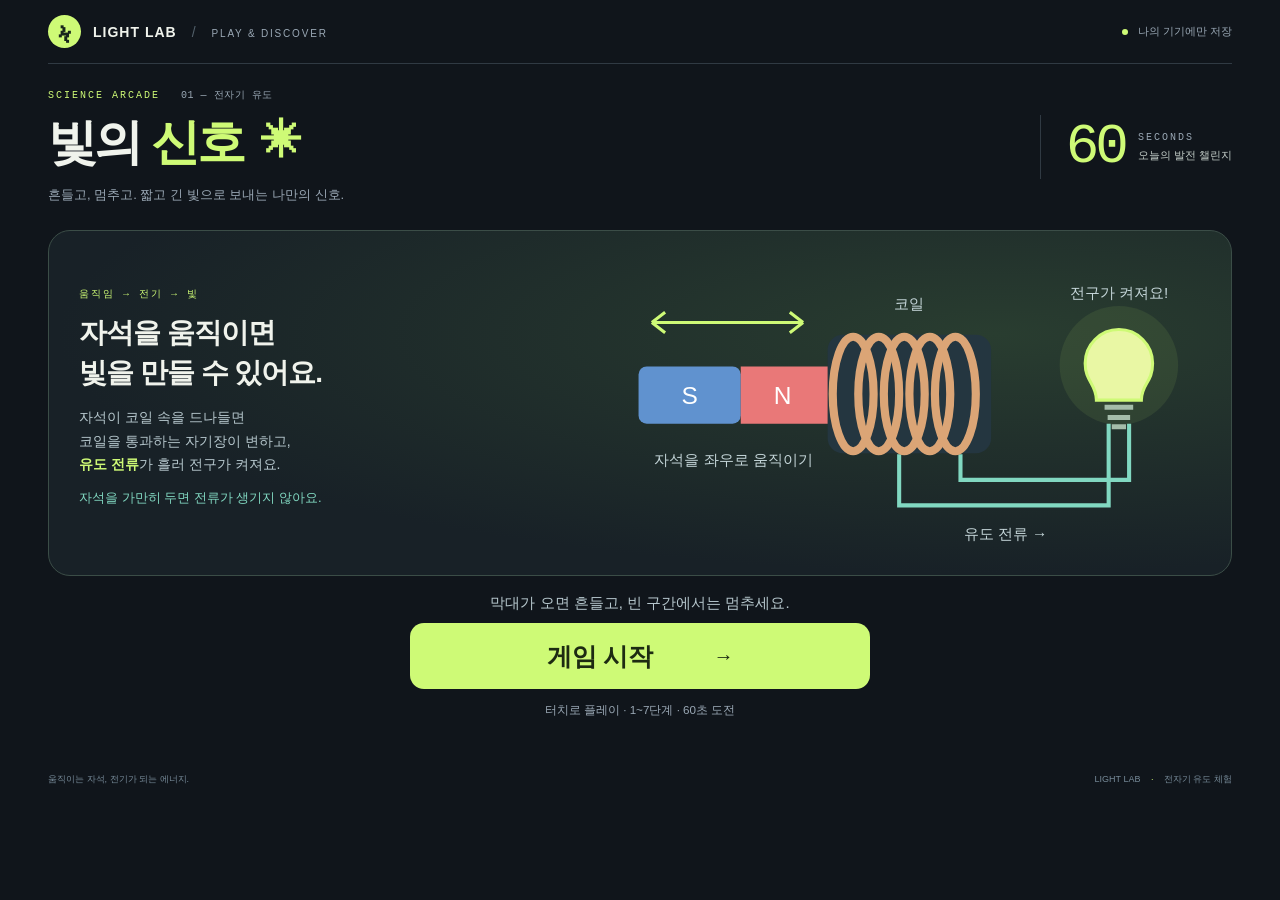
<file: index.html>
<!doctype html>
<html lang="ko">
<head>
  <meta charset="utf-8">
  <meta name="viewport" content="width=device-width,initial-scale=1,viewport-fit=cover">
  <meta name="theme-color" content="#10151b">
  <meta name="description" content="자석을 움직여 빛의 신호를 맞추는 60초 전자기 유도 게임. 터치로 플레이하고 오늘의 기록에 도전하세요.">
  <title>빛의 신호 · 60초 발전 챌린지</title>
  <link rel="stylesheet" href="styles.css">
  <script defer src="engine.js"></script>
  <script defer src="records.js"></script>
  <script defer src="game.js"></script>
</head>
<body>
  <div class="shell">
    <header class="topbar">
      <a class="brand" href="./index.html" aria-label="빛의 신호 처음으로"><span class="brand-icon">ϟ</span><span>LIGHT LAB<span class="brand-divider">/</span><span class="brand-sub">PLAY & DISCOVER</span></span></a>
      <div class="top-actions"><span class="local-tag"><i></i> 나의 기기에만 저장</span></div>
    </header>

    <main>
      <section id="intro-screen" class="welcome-screen" aria-label="빛의 신호 소개"><div class="intro">
        <div><p class="eyebrow">SCIENCE ARCADE <span>01 — 전자기 유도</span></p><h1>빛의 <em>신호</em><span class="title-star">✳</span></h1><p class="subtitle">흔들고, 멈추고. 짧고 긴 빛으로 보내는 나만의 신호.</p></div>
        <div class="challenge-tag"><span>60</span><div>SECONDS<br><strong>오늘의 발전 챌린지</strong></div></div>
      </div>
        <div class="science-hero">
          <div class="science-copy"><p class="eyebrow">움직임 → 전기 → 빛</p><h2>자석을 움직이면<br>빛을 만들 수 있어요.</h2><p>자석이 코일 속을 드나들면<br>코일을 통과하는 자기장이 변하고,<br><strong>유도 전류</strong>가 흘러 전구가 켜져요.</p><p class="science-rest">자석을 가만히 두면 전류가 생기지 않아요.</p></div>
          <svg class="science-picture" viewBox="0 0 620 290" role="img" aria-label="자석을 코일 속으로 넣거나 빼면 유도 전류가 생겨 전구가 켜져요">
            <path d="M325 195 V245 H530 V165 M385 195 V220 H550 V165" fill="none" stroke="#81d8c1" stroke-width="4"/>
            <rect x="255" y="78" width="160" height="116" rx="15" fill="#243640"/>
            <g fill="none" stroke="#dba576" stroke-width="8"><ellipse cx="280" cy="136" rx="20" ry="56"/><ellipse cx="305" cy="136" rx="20" ry="56"/><ellipse cx="330" cy="136" rx="20" ry="56"/><ellipse cx="355" cy="136" rx="20" ry="56"/><ellipse cx="380" cy="136" rx="20" ry="56"/></g>
            <rect x="70" y="109" width="100" height="56" rx="8" fill="#6092cf"/><path d="M170 109 H255 V165 H170Z" fill="#e97878"/><g fill="white" font-size="24" font-family="Arial" text-anchor="middle"><text x="120" y="146">S</text><text x="211" y="146">N</text></g>
            <path d="M83 66 H231 M83 66 L96 56 M83 66 L96 76 M231 66 L218 56 M231 66 L218 76" fill="none" stroke="#cefa76" stroke-width="3"/>
            <circle cx="540" cy="108" r="58" fill="#cefa76" opacity=".08"/><path d="M518 142 C518 126 507 124 507 106 A33 33 0 1 1 573 106 C573 125 562 126 562 142Z" fill="#e9f7a4" stroke="#cefa76" stroke-width="3"/><path d="M526 149 H554 M529 159 H551 M533 168 H547" stroke="#a4bca9" stroke-width="5"/>
            <g fill="#c4d5d8" font-size="15" font-family="Arial,Malgun Gothic" text-anchor="middle"><text x="163" y="205">자석을 좌우로 움직이기</text><text x="335" y="53">코일</text><text x="540" y="42">전구가 켜져요!</text><text x="429" y="278">유도 전류 →</text></g>
          </svg>
        </div>
        <div class="welcome-action"><p>막대가 오면 흔들고, 빈 구간에서는 멈추세요.</p><button id="enter-game" class="primary-button">게임 시작 <span>→</span></button><small>터치로 플레이 · 1~7단계 · 60초 도전</small></div>
      </section>

      <section id="game-screen" hidden aria-label="게임과 난이도 선택"><div class="layout">
        <section class="game-card" aria-label="전자기 유도 빛 신호 게임">
          <div class="stage-top"><button id="open-prepare" class="back-intro" type="button">시작 · 단계 선택</button><button id="back-intro" class="back-intro" type="button">← 인트로</button><div class="stage-label"><i></i> <span id="stage-label">READY TO GLOW</span><span id="mode-badge" class="badge">1단계 · 첫 번째 신호</span></div><span class="round-label">60초 / 10,000점</span><button id="sound-toggle" class="sound-toggle" type="button" aria-pressed="true" aria-label="소리 끄기">🔊 소리 켜짐</button></div>
          <div class="scoreboard">
            <div><span class="metric-label">SCORE</span><strong id="score">00000</strong></div>
            <div class="combo-metric"><span class="metric-label">COMBO</span><strong id="combo">0<span>×</span></strong></div>
            <div class="time-metric"><span class="metric-label">TIME LEFT</span><strong id="time">60.0<span>s</span></strong></div>
          </div>
          <div class="time-track"><div id="time-fill"></div></div>

          <div class="performance-grid"><section class="instrument-panel">          <div class="experiment">
            <div class="magnet-area" id="touch-zone" role="slider" tabindex="0" aria-label="자석 위치. 손가락으로 좌우 왕복하거나 좌우 방향키를 누르세요." aria-valuemin="8" aria-valuemax="92" aria-valuenow="50">
              <div class="apparatus-top"><span>01 <strong>자석을 움직이기</strong></span><span id="current-label">전류 없음</span></div>
              <svg id="apparatus" viewBox="0 0 500 155" aria-hidden="true">
                <defs><linearGradient id="pole-blue" x2="0" y2="1"><stop stop-color="#6599ed"/><stop offset="1" stop-color="#3b67ae"/></linearGradient><linearGradient id="pole-red" x2="0" y2="1"><stop stop-color="#ff7f7f"/><stop offset="1" stop-color="#d45365"/></linearGradient><linearGradient id="copper" x2="1" y2="0"><stop stop-color="#926c42"/><stop offset=".45" stop-color="#e9c18c"/><stop offset="1" stop-color="#ad7850"/></linearGradient></defs>
                <path d="M310 113 V137 H440 V102" fill="none" stroke="#536877" stroke-width="3"/>
                <rect x="270" y="39" width="106" height="78" rx="18" fill="#17232c" stroke="#53616a"/>
                <g id="magnet" transform="translate(165 0)"><rect x="0" y="56" width="160" height="44" rx="8" fill="url(#pole-red)"/><path d="M8 56 H80 V100 H8 Q0 100 0 92 V64 Q0 56 8 56" fill="url(#pole-blue)"/><path d="M10 60 H150" stroke="#fff" opacity=".22"/><text x="35" y="85" class="pole-letter">S</text><text x="116" y="85" class="pole-letter">N</text><path d="M58 111 H102 M65 117 H95" stroke="#8b9daa" stroke-width="2" stroke-linecap="round"/></g>
                <g id="coil-wires" fill="none" stroke="url(#copper)" stroke-width="5" stroke-linecap="round"><path d="M280 44 C304 43 304 115 280 112 M292 44 C316 43 316 115 292 112 M304 44 C328 43 328 115 304 112 M316 44 C340 43 340 115 316 112 M328 44 C352 43 352 115 328 112 M340 44 C364 43 364 115 340 112 M352 44 C376 43 376 115 352 112"/></g>
                <text x="321" y="24" text-anchor="middle" fill="#a3b1bd" font-size="12">코일</text><path d="M321 28 V35" stroke="#526571"/>
                <path d="M40 78 H88 M40 78 L48 70 M40 78 L48 86 M425 78 H473 M473 78 L465 70 M473 78 L465 86" stroke="#7c909f" stroke-width="2" fill="none"/>
                <circle cx="440" cy="87" r="17" fill="#18252c" stroke="#526571"/><path id="needle" d="M440 87 L440 74" stroke="#c8f86b" stroke-width="2" stroke-linecap="round"/>
                <text x="438" y="123" fill="#a3b1bd" font-size="10" text-anchor="middle">전류계</text>
              </svg>
              <div class="drag-track"><span id="drag-thumb"></span></div><span class="touch-caption">이 영역에서 좌우로 드래그 <span>↔</span></span>
            </div>
            <div class="bulbs-area"><div class="apparatus-top"><span>02 <strong>빛 켜고 끄기</strong></span></div><div class="bulb-pair"><div><div class="bulb target-bulb" id="target-bulb"><svg viewBox="0 0 80 95" aria-hidden="true"><path class="glass" d="M40 8 C4 8 7 43 22 57 L26 69 H54 L58 57 C73 43 76 8 40 8Z"/><path d="M29 68 L25 36 L40 44 L55 36 L51 68 M27 75 H53 M29 81 H51 M34 87 H46" fill="none" stroke="currentColor" stroke-width="3" stroke-linecap="round"/></svg></div><span>목표 신호</span><strong id="target-percent">0%</strong></div><div><div class="bulb" id="actual-bulb"><svg viewBox="0 0 80 95" aria-hidden="true"><path class="glass" d="M40 8 C4 8 7 43 22 57 L26 69 H54 L58 57 C73 43 76 8 40 8Z"/><path d="M29 68 L25 36 L40 44 L55 36 L51 68 M27 75 H53 M29 81 H51 M34 87 H46" fill="none" stroke="currentColor" stroke-width="3" stroke-linecap="round"/></svg></div><span>내 전구</span><strong id="actual-percent">0%</strong></div></div></div>
          </div>
          <div class="instruction-bar"><span id="motion-icon">↔</span><div><strong id="motion-label">손가락으로 자석을 좌우로 움직여 보세요</strong><span id="motion-detail">막대에서는 흔들기, 빈 구간에서는 멈추기!</span></div><span id="level-readout">READY</span></div>

<div class="note-readout"><span>내 신호</span><strong id="played-note">OFF</strong><small>밝기를 정확하게 맞출 필요 없어요</small></div></section><section class="score-panel"><div class="song-heading"><span>오늘의 신호</span><strong id="song-title">첫 번째 신호</strong><small id="song-description">긴 신호와 넉넉한 쉼</small></div>          <div class="track-header"><span><i class="legend-line"></i> 빛 신호 <span class="muted">← 이쪽으로 흘러와요</span></span><span class="cursor-legend">● 내 전구</span></div>
          <div class="track-wrap" id="track-wrap" id="track-wrap">
            <canvas id="track" aria-label="한 줄의 신호 막대가 판정선으로 흐릅니다. 막대에서는 흔들고 빈 구간에서는 멈추세요."></canvas>
            <div id="track-overlay" class="track-overlay"><span class="overlay-kicker">움직임이 빛이 되는 순간</span><strong id="overlay-title">빛으로 신호를 보내요.</strong><p id="overlay-text">왼쪽 자석을 좌우로 움직여<br>막대가 오면 흔들고, 없으면 멈춰요.</p><span class="overlay-symbol">↔</span></div>
            <span class="judge-badge" id="judge" aria-hidden="true"></span>
          </div>

</section></div>
          <p id="survival-readout" class="survival-readout"></p><div class="play-controls"><button id="practice" class="secondary-button">먼저 연습하기 <span>↗</span></button><button id="start" class="primary-button">60초 도전 시작 <span>→</span></button><button id="stop" class="secondary-button hidden">그만하기</button></div>
          <p id="status" class="status" role="status" aria-live="polite">막대에서는 흔들기, 빈 구간에서는 멈추기!</p>
        </section>

        <aside class="sidebar">
          <section class="side-card difficulty-card"><div class="section-heading"><h2>난이도 선택</h2><span>LEVEL</span></div><div class="difficulty-list" role="group" aria-label="난이도"><button class="difficulty active" data-mode="easy" aria-pressed="true"><span class="difficulty-icon">1</span><span><strong>1단계 <small>첫 번째 신호</small></strong><em>긴 신호 · 넉넉한 쉼</em></span><span class="selection-dot"></span></button><button class="difficulty" data-mode="medium" aria-pressed="false"><span class="difficulty-icon">2</span><span><strong>2단계 <small>빛의 메시지</small></strong><em>짧고 긴 신호</em></span><span class="selection-dot"></span></button><button class="difficulty" data-mode="hard" aria-pressed="false"><span class="difficulty-icon">3</span><span><strong>3단계 <small>신호 마스터</small></strong><em>고속 전환 · 감점 2배</em></span><span class="selection-dot"></span></button><button class="difficulty" data-mode="expert" aria-pressed="false"><span class="difficulty-icon">4</span><span><strong>4단계 <small>번개 신호</small></strong><em>불규칙 연속 신호 · 더 빠르게</em></span><span class="selection-dot"></span></button><button class="difficulty" data-mode="master" aria-pressed="false"><span class="difficulty-icon">5</span><span><strong>5단계 <small>극한 신호</small></strong><em>초고속 짧은 신호</em></span><span class="selection-dot"></span></button><button class="difficulty" data-mode="lightning" aria-pressed="false"><span class="difficulty-icon">6</span><span><strong>6단계 <small>섬광 연타</small></strong><em>연속 전환 · 1.4초 미리 보기</em></span><span class="selection-dot"></span></button><button class="difficulty" data-mode="ultimate" aria-pressed="false"><span class="difficulty-icon">7</span><span><strong>7단계 <small>한계 돌파</small></strong><em>최고 난도 · 1.1초 미리 보기</em></span><span class="selection-dot"></span></button></div></section>

          <section class="side-card records-card"><div class="section-heading"><h2>오늘의 나의 기록</h2><span id="today-date"></span></div><div class="best-label"><span>✦ 오늘 최고 · <b id="record-mode">1단계</b></span><span>BEST</span></div><div class="best-score"><strong id="best-score">—</strong><span>점</span></div><div class="record-stats"><span>도전 횟수 <b id="attempts">0회</b></span><span>최고 콤보 <b id="best-combo">—</b></span></div><div class="recent-heading">최근 도전 <span>점수 / 정확도</span></div><ol id="recent-records"><li class="empty-record">첫 번째 신호를 만들어 보세요.<br>오늘의 도전이 여기에 쌓여요.</li></ol><p class="record-note" id="storage-note">오늘 기록은 이 브라우저에만 남아요.<br>친구와 같은 난이도의 점수를 비교해 보세요.</p></section>

          <section class="science-note"><span class="note-icon">✧</span><div><h2>왜 전구가 밝아질까요?</h2><p>자석이 움직이면 코일을 통과하는 자기장이 변해 전류가 생겨요. 같은 구간에서 더 빠르게 움직이면 더 밝은 빛을 만들 수 있어요.</p><button id="learn" class="text-button">원리 더 알아보기 <span>↗</span></button></div></section>
        </aside>
      </div>
      </section><footer><span>움직이는 자석, 전기가 되는 에너지.</span><span>LIGHT LAB <i>·</i> 전자기 유도 체험</span></footer>
    </main>
  </div>

  <dialog id="prepare-dialog" class="prepare-dialog" aria-labelledby="prepare-title">
    <p class="eyebrow">READY TO GLOW</p><h2 id="prepare-title">빛의 신호, 시작할까요?</h2><p class="prepare-description">단계를 고르고 시작하세요.<br>막대에서는 흔들기, 빈 구간에서는 멈추기!</p>
    <div class="prepare-levels" role="group" aria-label="시작 난이도 선택"><button class="difficulty active" data-mode="easy" aria-pressed="true"><span class="difficulty-icon">1</span><span><strong>1단계 <small>첫 번째 신호</small></strong><em>긴 신호 · 넉넉한 쉼</em></span><span class="selection-dot"></span></button><button class="difficulty" data-mode="medium" aria-pressed="false"><span class="difficulty-icon">2</span><span><strong>2단계 <small>빛의 메시지</small></strong><em>짧고 긴 신호</em></span><span class="selection-dot"></span></button><button class="difficulty" data-mode="hard" aria-pressed="false"><span class="difficulty-icon">3</span><span><strong>3단계 <small>신호 마스터</small></strong><em>고속 전환 · 감점 2배</em></span><span class="selection-dot"></span></button><button class="difficulty" data-mode="expert" aria-pressed="false"><span class="difficulty-icon">4</span><span><strong>4단계 <small>번개 신호</small></strong><em>불규칙 연속 신호 · 더 빠르게</em></span><span class="selection-dot"></span></button><button class="difficulty" data-mode="master" aria-pressed="false"><span class="difficulty-icon">5</span><span><strong>5단계 <small>극한 신호</small></strong><em>초고속 짧은 신호</em></span><span class="selection-dot"></span></button><button class="difficulty" data-mode="lightning" aria-pressed="false"><span class="difficulty-icon">6</span><span><strong>6단계 <small>섬광 연타</small></strong><em>연속 전환 · 1.4초 미리 보기</em></span><span class="selection-dot"></span></button><button class="difficulty" data-mode="ultimate" aria-pressed="false"><span class="difficulty-icon">7</span><span><strong>7단계 <small>한계 돌파</small></strong><em>최고 난도 · 1.1초 미리 보기</em></span><span class="selection-dot"></span></button></div>
    <p id="prepare-selection" class="prepare-selection">1단계 · 첫 번째 신호</p>
    <button id="prepare-start" class="primary-button">60초 게임 시작 <span>→</span></button>
    <p class="creator-credit">made by 조광근</p>
  </dialog>
  <dialog id="result-dialog" aria-labelledby="result-title"><div id="result-emblem" class="result-decoration" aria-hidden="true">🏆</div><p id="result-kicker" class="eyebrow">STAGE CLEAR</p><h2 id="result-title">오늘의 빛을 만들었어요!</h2><p id="result-celebration" class="result-celebration"></p><p id="result-reason" class="muted"></p><p id="result-mode" class="muted"></p><div class="result-score" id="result-score">0</div><span class="result-outof">/ 10,000점</span><p id="new-best" class="new-best"></p><div class="result-stats"><div><span>정확도</span><strong id="result-accuracy"></strong></div><div><span>최대 콤보</span><strong id="result-combo"></strong></div><div><span>오늘 최고</span><strong id="result-best"></strong></div></div><p class="result-tip">막대에서는 흔들고, 빈 구간에서는 멈추기.<br>불필요한 빛을 줄이는 것이 높은 점수의 비결이에요.</p><button id="next-level" class="primary-button" hidden>다음 단계 도전하기 →</button><button id="retry" class="primary-button">한 번 더 도전 <span>↻</span></button><button id="close-result" class="text-button">기록 보고 돌아가기</button></dialog>
  <dialog id="learn-dialog" aria-labelledby="learn-title"><p class="eyebrow">A LITTLE SCIENCE</p><h2 id="learn-title">움직임이 전기가 되는 원리</h2><div class="lesson-row"><b>01</b><p><strong>움직일 때 전류가 생겨요.</strong>코일을 통과하는 자기장이 변하면 유도 전류가 생겨요. 자석을 넣어 두기만 하면 전류가 계속 흐르지 않아요.</p></div><div class="lesson-row"><b>02</b><p><strong>속도를 바꾸면 밝기도 달라져요.</strong>같은 장치, 같은 구간에서 빠르게 움직일수록 자기장이 빠르게 변해 더 큰 전류를 만들 수 있어요.</p></div><div class="lesson-row"><b>03</b><p><strong>방향을 바꾸면 전류 방향도 바뀌어요.</strong>전류계 바늘을 살펴보세요. 전류 방향이 달라도 전구는 켜질 수 있어요.</p></div><p class="model-note">이 게임은 자석이 코일에 부분적으로 들어가는 구간을 단순화한 학습 모형이에요. 실제 밝기는 위치·코일·자석·회로에 따라 달라져요. 발전소도 물이나 바람 등의 에너지로 발전기를 돌려 전기를 만들어요. 표시되는 밝기와 점수는 실제 측정 단위가 아니에요. 짧고 긴 빛 신호로 전자기 유도의 켜짐과 꺼짐을 체험해요.</p><button id="close-learn" class="primary-button">이제 빛을 만들어 볼까요? <span>→</span></button></dialog>
</body>
</html>
</file>
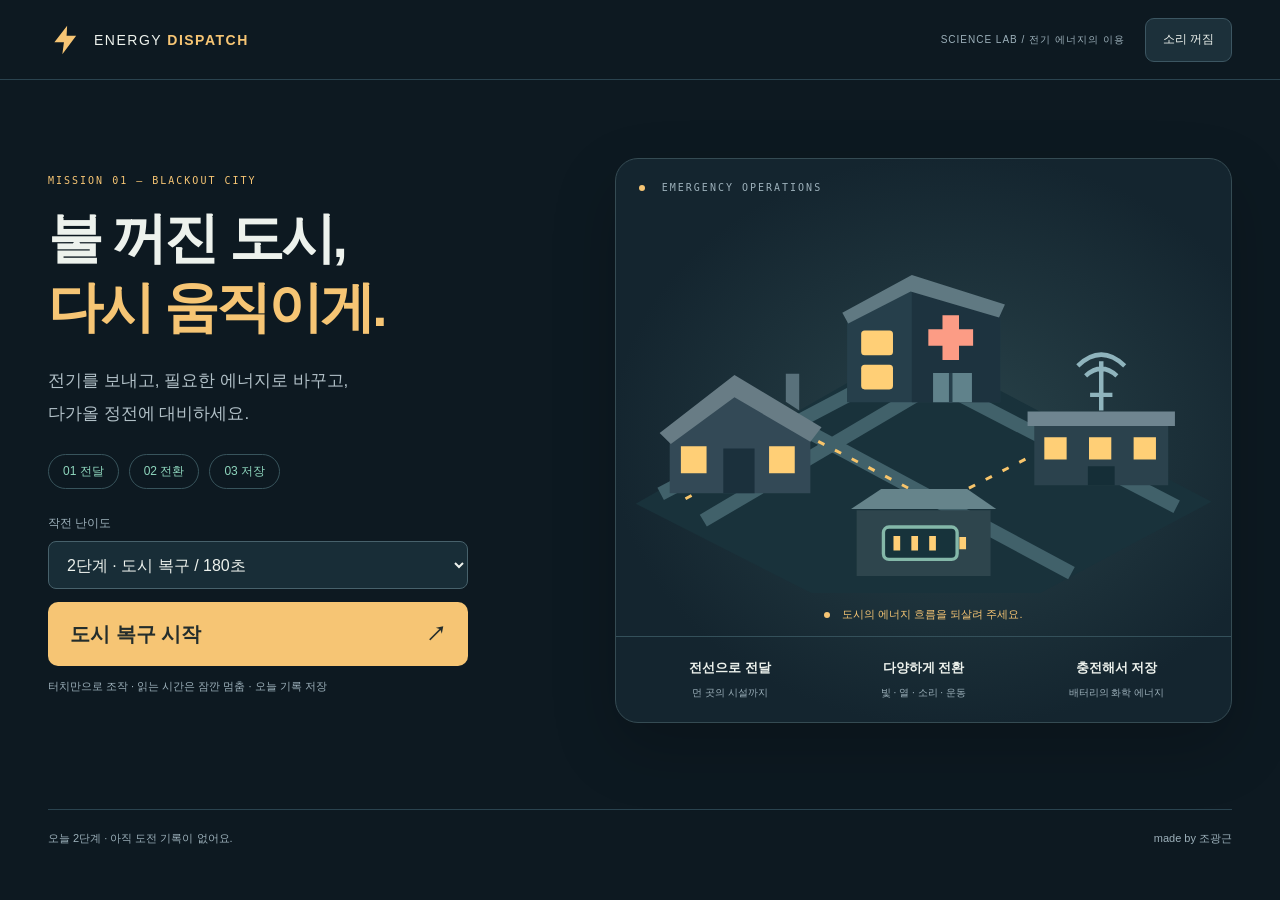
<file: city-rescue/index.html>
<!doctype html>
<html lang="ko">
<head><meta charset="utf-8"><meta name="viewport" content="width=device-width,initial-scale=1"><meta name="theme-color" content="#0d1921"><title>정전 도시 복구 작전 · ENERGY DISPATCH</title><link rel="stylesheet" href="style.css"><script defer src="core.js"></script><script defer src="app.js"></script></head>
<body>
<svg class="svg-library" xmlns="http://www.w3.org/2000/svg" aria-hidden="true"><defs>
 <symbol id="icon-bolt" viewBox="0 0 64 64"><path d="M36 5 12 36h18l-3 23 26-35H35Z" fill="currentColor"/></symbol>
 <symbol id="icon-lamp" viewBox="0 0 64 64"><path d="M22 44C22 35 12 32 12 22a20 20 0 0 1 40 0c0 10-10 13-10 22Z" fill="currentColor" opacity=".8"/><path d="M24 50h16M26 57h12M32 44V25m-8-5 8 5 8-5" fill="none" stroke="currentColor" stroke-width="4" stroke-linecap="round"/></symbol>
 <symbol id="icon-speaker" viewBox="0 0 64 64"><path d="M8 24h13L36 12v40L21 40H8Z" fill="currentColor"/><path d="M43 23q10 9 0 18m7-26q17 17 0 34" fill="none" stroke="currentColor" stroke-width="4" stroke-linecap="round"/></symbol>
 <symbol id="icon-motor" viewBox="0 0 64 64"><path d="M20 11h24v42H20Z" fill="none" stroke="currentColor" stroke-width="4"/><path d="M22 35h20v15H22Z" fill="currentColor" opacity=".6"/><path d="M9 41V15l-5 6m5-6 5 6m41 2v26l-5-6m5 6 5-6M32 11v23" fill="none" stroke="currentColor" stroke-width="3"/></symbol>
 <symbol id="icon-heater" viewBox="0 0 64 64"><rect x="7" y="21" width="50" height="34" rx="6" fill="none" stroke="currentColor" stroke-width="4"/><path d="M17 28v20m10-20v20m10-20v20m10-20v20M18 16q-6-5 0-10m14 10q-6-5 0-10m14 10q-6-5 0-10" fill="none" stroke="currentColor" stroke-width="3"/></symbol>
 <symbol id="icon-phone" viewBox="0 0 64 64"><rect x="18" y="4" width="30" height="56" rx="6" fill="none" stroke="currentColor" stroke-width="4"/><rect x="24" y="15" width="18" height="32" rx="2" fill="currentColor" opacity=".5"/><path d="M29 10h8M29 53h8M10 22q-6 10 0 20m45-20q6 10 0 20" stroke="currentColor" stroke-width="3" fill="none"/></symbol>
 <symbol id="icon-battery" viewBox="0 0 64 64"><rect x="5" y="17" width="48" height="30" rx="5" fill="none" stroke="currentColor" stroke-width="4"/><path d="M57 26v12M15 26v12m12-12v12m12-12v12" stroke="currentColor" stroke-width="6"/></symbol>
 <symbol id="building-hospital" viewBox="0 0 160 130"><path d="M15 120V43l55-27 75 24v80Z" fill="#263f4b"/><path d="M70 16v104h75V40Z" fill="#1d333f"/><path d="M11 44 70 12l79 25-5 11-75-22-53 27Z" fill="#607982"/><rect x="27" y="59" width="27" height="21" rx="3" fill="#ffcf76" class="window"/><rect x="27" y="88" width="27" height="21" rx="3" fill="#ffcf76" class="window"/><path d="M84 58h12v-12h14v12h12v14h-12v12H96V72H84Z" fill="#fc9c85"/><path d="M88 120V95h33v25" fill="#60828b"/><path d="M103 95v25" stroke="#263f4b" stroke-width="3"/></symbol>
 <symbol id="building-shelter" viewBox="0 0 160 130"><path d="M17 65 75 24l68 42v54H17Z" fill="#334956"/><path d="M8 66 75 14l78 47-10 13-68-40-57 42Z" fill="#687c85"/><path d="M65 120V80h28v40" fill="#1b303c"/><path d="M27 78h23v24H27Zm79 0h23v24h-23Z" fill="#ffcf76" class="window"/><path d="M121 38V13h12v33" fill="#59717b"/></symbol>
 <symbol id="building-school" viewBox="0 0 160 130"><path d="M20 120V60h120v60Z" fill="#2b424d"/><path d="M14 54h132v13H14Z" fill="#6f8590"/><path d="M29 77h20v20H29Zm40 0h20v20H69Zm40 0h20v20h-20Z" fill="#ffcf76" class="window"/><path d="M80 53V9M70 39h20M66 22q14-13 28 0M59 13q21-20 42 0" fill="none" stroke="#8fb4bd" stroke-width="4"/><path d="M68 120v-17h24v17" fill="#152e37"/></symbol>
 <symbol id="building-phone" viewBox="0 0 160 130"><path d="M29 119V44l51-19 52 19v75Z" fill="#354951"/><path d="M23 41 80 19l59 22-7 12-52-18-51 18Z" fill="#6b848c"/><rect x="59" y="47" width="45" height="66" rx="6" fill="#122831" stroke="#8ab7bb" stroke-width="3"/><rect x="66" y="57" width="31" height="43" rx="2" fill="#ffcf76" class="window"/><path d="M76 106h12" stroke="#88b4bc" stroke-width="3"/></symbol>
 <symbol id="building-battery" viewBox="0 0 160 130"><path d="M20 120V61h120v59Z" fill="#2e454d"/><path d="M15 60 42 42h77l26 18Z" fill="#66848b"/><rect x="44" y="76" width="66" height="29" rx="5" fill="#17333b" stroke="#84b8a9" stroke-width="3"/><path d="M115 85v11M56 84v13m16-13v13m16-13v13" stroke="#ffcf76" stroke-width="6" class="window"/></symbol>
</defs></svg>
<header class="topbar"><a href="./index.html" class="brand"><span class="brand-mark"><svg><use href="#icon-bolt"/></svg></span><span>ENERGY <b>DISPATCH</b></span></a><span class="top-note">SCIENCE LAB / 전기 에너지의 이용</span><button id="sound" class="quiet-button" aria-pressed="false">소리 꺼짐</button></header>
<main>
<section id="intro" class="intro shell">
 <div class="intro-copy"><p class="eyebrow">MISSION 01 — BLACKOUT CITY</p><h1>불 꺼진 도시,<br><em>다시 움직이게.</em></h1><p class="lead">전기를 보내고, 필요한 에너지로 바꾸고,<br>다가올 정전에 대비하세요.</p><div class="topic-tags"><span>01 전달</span><span>02 전환</span><span>03 저장</span></div>
 <div class="intro-controls"><label for="level">작전 난이도</label><select id="level"><option value="1">1단계 · 관제 훈련 / 210초 · 힌트 제공</option><option value="2" selected>2단계 · 도시 복구 / 180초</option><option value="3">3단계 · 긴급 대응 / 135초</option></select><button id="begin" class="primary">도시 복구 시작 <span>↗</span></button><p class="small">터치만으로 조작 · 읽는 시간은 잠깐 멈춤 · 오늘 기록 저장</p></div></div>
 <div class="intro-visual"><div class="dispatch-label"><i></i> EMERGENCY OPERATIONS</div><svg viewBox="0 0 620 380" role="img" aria-label="전력망으로 연결된 병원, 대피소, 방송 센터와 배터리 저장소"><path d="M20 290 300 130 600 288 315 440Z" fill="#19323b"/><g stroke="#41616a" stroke-width="14" fill="none"><path d="M45 280 290 151 565 293M180 210l279 150M320 170 88 307"/></g><path class="hero-current" d="M70 285 190 220 325 290 475 213" fill="none" stroke="#f8c56b" stroke-width="3" stroke-dasharray="7 12"/><use href="#building-hospital" x="215" y="35" width="190" height="175"/><use href="#building-shelter" x="35" y="140" width="180" height="155"/><use href="#building-school" x="399" y="132" width="180" height="155"/><use href="#building-battery" x="220" y="226" width="180" height="150"/></svg><div class="visual-caption"><span class="status-dot"></span> 도시의 에너지 흐름을 되살려 주세요.</div><div class="intro-facts"><p><b>전선으로 전달</b><span>먼 곳의 시설까지</span></p><p><b>다양하게 전환</b><span>빛 · 열 · 소리 · 운동</span></p><p><b>충전해서 저장</b><span>배터리의 화학 에너지</span></p></div></div>
 <div class="intro-bottom"><span id="today-record"></span><span>made by 조광근</span></div>
</section>
<section id="game" class="shell game" hidden>
 <div class="game-heading"><div><p class="eyebrow" id="chapter-label"></p><h1>정전 도시 복구 작전</h1></div><button id="pause" class="quiet-button">Ⅱ 일시정지</button><div class="hud"><div><span>복구 임무</span><strong id="progress">1 / 9</strong></div><div><span>남은 시간</span><strong id="time">180</strong></div><div><span>획득 점수</span><strong id="score">0</strong></div></div></div>
 <div class="mission-banner"><span class="mission-tag">수신된 요청</span><div><h2 id="mission-title"></h2><p id="mission-request"></p></div></div>
 <div class="workspace">
  <section class="city-panel" aria-label="전원과 시설 연결 지도"><div class="panel-top"><h2>도시 연결 지도</h2><span id="grid-status">● 주 전력망 공급 중</span></div><p class="map-help" id="map-help">전원 → 요청한 시설 순서로 터치하세요.</p>
   <div class="city-map" id="city-map"><svg class="map-roads" viewBox="0 0 1000 620" preserveAspectRatio="none" aria-hidden="true"><defs><pattern id="grid-pattern" width="40" height="40" patternUnits="userSpaceOnUse"><path d="M40 0H0V40" fill="none" stroke="#243e48" stroke-width="1"/></pattern></defs><rect width="1000" height="620" fill="url(#grid-pattern)"/><path d="M100 190H880M100 440H880M360 100V530M760 100V530M560 160V450" stroke="#2c4852" stroke-width="16" fill="none"/><path id="wire" d="" stroke="#f7c76e" stroke-width="5" fill="none"/><circle id="wire-end" r="7" fill="#ffe6aa" hidden/></svg>
    <button class="source source-grid" data-source="grid" id="grid-source"><svg><use href="#icon-bolt"/></svg><b>주 전력망</b><span>발전소 → 전선</span></button>
    <button class="source source-battery" data-source="battery" id="battery-source"><svg><use href="#icon-battery"/></svg><b>비상 배터리</b><span id="battery-state">미충전</span></button>
    <button class="facility hospital" data-target="hospital"><svg><use href="#building-hospital"/></svg><b>병원</b><span class="facility-state">대기</span><span class="facility-effect" aria-hidden="true"></span></button>
    <button class="facility shelter" data-target="shelter"><svg><use href="#building-shelter"/></svg><b>대피소</b><span class="facility-state">대기</span><span class="facility-effect" aria-hidden="true"></span></button>
    <button class="facility school" data-target="school"><svg><use href="#building-school"/></svg><b>방송 센터</b><span class="facility-state">대기</span><span class="facility-effect" aria-hidden="true"></span></button>
    <button class="facility phone" data-target="phone"><svg><use href="#building-phone"/></svg><b>통신소</b><span class="facility-state">대기</span><span class="facility-effect" aria-hidden="true"></span></button>
    <button class="facility battery" data-target="battery"><svg><use href="#building-battery"/></svg><b>저장소</b><span class="facility-state">대기</span><span class="facility-effect" aria-hidden="true"></span></button>
   </div><div class="map-legend"><span><i></i> 전원</span><span>점선 테두리 = 요청 시설</span><span id="reserve-note">배터리: 아직 저장된 에너지 없음</span></div>
  </section>
  <section class="control-panel" aria-labelledby="control-title"><div class="panel-top"><h2 id="control-title">복구 제어판</h2><span id="step-label">01 / 전원 연결</span></div>
   <div id="connection-guide" class="connection-guide"><svg><use href="#icon-bolt"/></svg><h3>전기가 도착해야<br>도시가 움직여요.</h3><p>지도 왼쪽에서 전원을 고른 뒤<br>요청한 시설을 터치하세요.</p><p id="hint" class="hint"></p></div>
   <form id="configuration" hidden><fieldset><legend>1. 어떤 장치를 작동시킬까요?</legend><div id="device-options" class="device-options"></div></fieldset><fieldset><legend id="energy-question">2. 주로 이용할 에너지를 모두 선택하세요.</legend><div id="energy-options" class="energy-options"></div></fieldset>
    <fieldset id="heat-question" hidden><legend>3. 전등에서 함께 발생한 열은?</legend><label><input type="radio" name="heat" value="primary"> 복도를 밝히는 데 주로 이용한 에너지</label><label><input type="radio" name="heat" value="secondary"> 함께 발생했지만 주된 목적은 아닌 에너지</label><label><input type="radio" name="heat" value="lost"> 사라져 버린 에너지</label></fieldset>
    <button class="primary" type="submit">장치 작동 · 전환 확인 <span>→</span></button></form>
   <div id="feedback" class="feedback" hidden><span class="checkmark">✓</span><p class="eyebrow">MISSION RESTORED</p><h3>연결이 도시를 바꿨어요.</h3><div id="energy-chain" class="energy-chain"></div><p id="explanation"></p><p class="small">설명을 읽는 동안 시간은 멈춰요.</p><button id="next" class="primary">다음 요청 받기 →</button></div>
   <p id="message" class="message" role="status" aria-live="polite"></p>
  </section>
 </div><div class="operation-footer"><span>전달 → 다양한 전환 → 저장과 재이용</span><span>배터리의 ‘사용 횟수’는 게임 규칙이며 실제 용량이 아닙니다.</span></div>
</section>
<section id="result" class="shell result" hidden tabindex="-1"><p class="eyebrow">OPERATION REPORT</p><div id="result-symbol" class="result-symbol">✦</div><h1 id="result-title"></h1><p id="result-summary"></p><div class="report-stats"><div><span>점수</span><strong id="result-score"></strong></div><div><span>해결 임무</span><strong id="result-count"></strong></div><div><span>해결 정확도</span><strong id="result-accuracy"></strong></div></div><p id="saved-note" class="small"></p><div class="report-actions"><button id="again" class="primary">같은 단계 다시 도전 ↻</button><button id="home" class="quiet-button">인트로 · 단계 선택</button></div><section class="learning-report"><h2>내가 만든 에너지 전환 지도</h2><p>이번 작전에서 연결한 에너지의 흐름을 살펴보세요.</p><div id="conversion-map"></div><div id="review-errors"></div><div class="next-lesson"><span>NEXT QUESTION</span><h3>같은 전기를 쓰는데, 왜 배터리가 닳는 빠르기는 다를까요?</h3><p>다음 시간에는 전력과 사용 시간이 전기 에너지 사용량에 어떤 영향을 주는지 알아봅니다.</p></div></section></section>
</main>
<dialog id="pause-dialog" aria-labelledby="pause-title"><p class="eyebrow">PAUSED</p><h2 id="pause-title">작전 일시정지</h2><p>돌아올 때까지 남은 시간을 유지합니다.</p><button id="resume" class="primary">계속하기 →</button><button id="quit" class="quiet-button">중단하고 인트로로</button><p class="small">중단한 작전은 기록하지 않아요.</p></dialog>
<noscript>이 게임은 JavaScript가 켜진 브라우저에서 실행할 수 있습니다.</noscript>
</body></html>
</file>
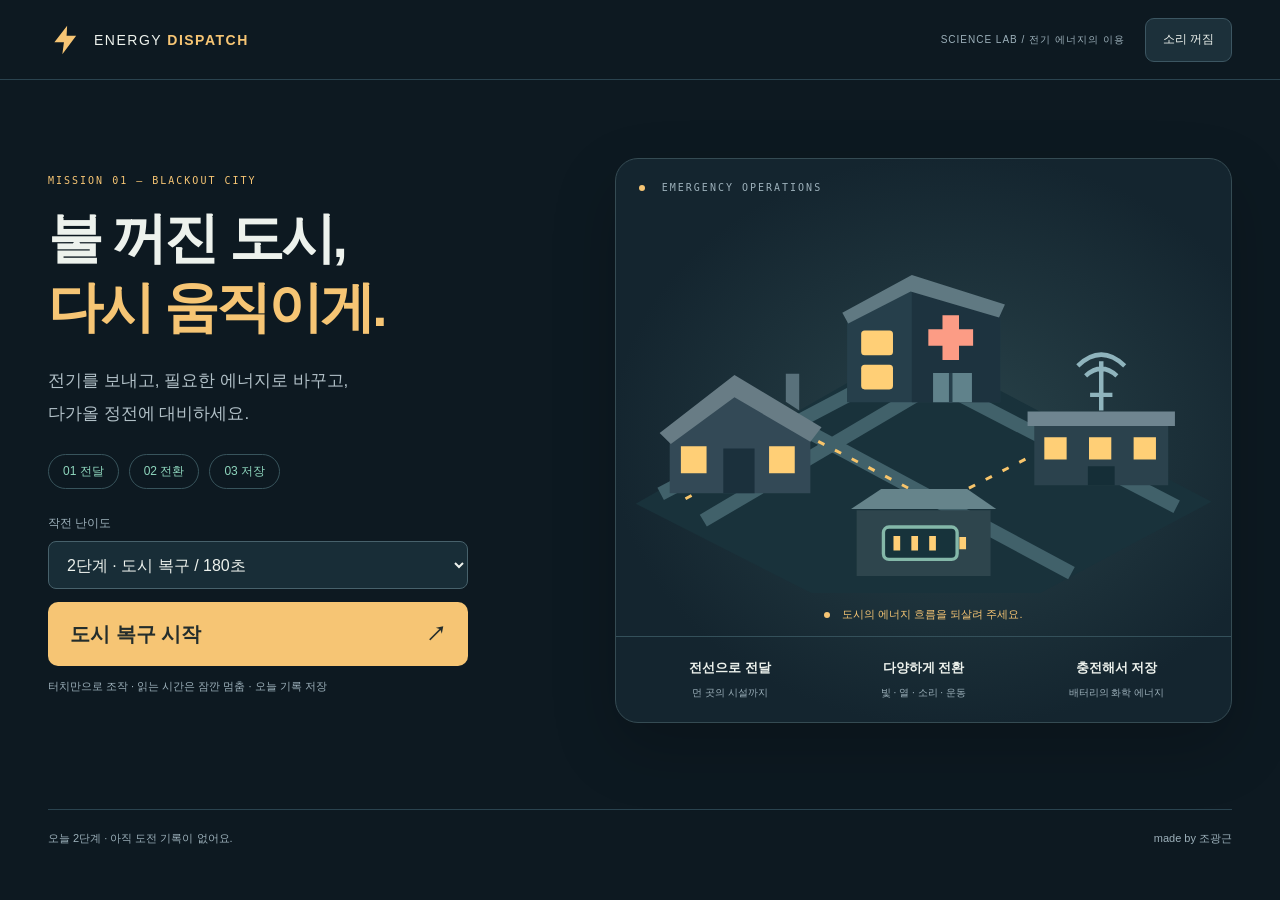
<file: energy-city.html>
<!doctype html>
<html lang="ko">
<head><meta charset="utf-8"><meta name="viewport" content="width=device-width,initial-scale=1"><meta name="theme-color" content="#0d1921"><title>정전 도시 복구 작전 · ENERGY DISPATCH</title><style>
:root{color-scheme:dark;--bg:#0d1921;--panel:#142630;--line:#2a434f;--text:#edf2ed;--muted:#9cb0ba;--amber:#f6c574;--mint:#8ed6bd;--red:#ff9d92;font-family:'Malgun Gothic',Arial,sans-serif}*{box-sizing:border-box}body{margin:0;background:var(--bg);color:var(--text)}button,select,input{font:inherit}button,select{cursor:pointer}button{color:inherit}button,a{-webkit-tap-highlight-color:transparent}button{touch-action:manipulation}button:disabled{opacity:.45;cursor:default}button:focus-visible,a:focus-visible,select:focus-visible,input:focus-visible{outline:3px solid var(--amber);outline-offset:4px}button{border:0}a{color:inherit;text-decoration:none}[hidden]{display:none!important}.svg-library{position:absolute;width:0;height:0;overflow:hidden}svg{display:block}.shell{max-width:1440px;margin:auto;padding:0 48px}.topbar{height:80px;display:flex;align-items:center;gap:20px;max-width:1440px;margin:auto;padding:0 48px;border-bottom:1px solid var(--line)}.brand{display:flex;gap:12px;align-items:center;font:14px Arial;letter-spacing:1.5px}.brand b{color:var(--amber)}.brand-mark{width:34px;height:38px;color:var(--amber)}.brand-mark svg{width:100%;height:100%}.top-note{font-size:10px;letter-spacing:1px;color:var(--muted);margin-left:auto}.quiet-button{min-height:44px;background:#1c303a;border:1px solid #3c5662;border-radius:9px;padding:10px 17px;font-size:12px}.quiet-button:hover{background:#2c434d}.primary{min-height:54px;display:flex;align-items:center;justify-content:space-between;gap:15px;background:var(--amber);color:#232d2c;border-radius:10px;padding:16px 22px;font-size:15px;font-weight:800}.primary:hover{background:#ffdaa0}.eyebrow{font:10px/1.5 Consolas,monospace;letter-spacing:2px;color:var(--amber);margin:0 0 16px}.small{font-size:11px!important;color:var(--muted);line-height:1.8}.intro{display:grid;grid-template-columns:1fr 1.15fr;align-items:center;gap:30px;min-height:calc(100dvh - 80px);padding-top:50px;padding-bottom:25px}.intro h1{font-size:clamp(36px,4.3vw,64px);letter-spacing:-3px;line-height:1.25;margin:0}.intro h1 em{font-style:normal;color:var(--amber)}.lead{font-size:17px;line-height:1.9;color:#b1c0c7;margin:24px 0}.topic-tags{display:flex;gap:10px;margin-bottom:26px}.topic-tags span{border:1px solid #38545c;border-radius:30px;padding:8px 14px;color:var(--mint);font-size:12px}.intro-controls{max-width:420px}.intro-controls label{font-size:12px;display:block;margin-bottom:9px;color:var(--muted)}select{width:100%;min-height:48px;border:1px solid #47616b;background:#182d37;color:var(--text);border-radius:8px;padding:10px 14px}.intro-controls .primary{width:100%;margin-top:13px;font-size:20px;min-height:64px}.intro-visual{border:1px solid #354b53;border-radius:23px;background:radial-gradient(ellipse at 55% 50%,#29434a,#14252f 72%);overflow:hidden;box-shadow:0 25px 65px #0003}.dispatch-label{font:10px Consolas,monospace;letter-spacing:2px;padding:23px;color:var(--muted)}.dispatch-label i,.status-dot{display:inline-block;width:6px;height:6px;background:var(--amber);border-radius:50%;margin-right:9px}.intro-visual>svg{width:100%;height:auto}.hero-current{animation:current 2s linear infinite}.visual-caption{text-align:center;font-size:11px;color:var(--amber);padding:14px}.intro-facts{display:grid;grid-template-columns:repeat(3,1fr);border-top:1px solid #34505a;padding:10px 18px}.intro-facts p{text-align:center;font-size:12px}.intro-facts b{display:block;font-size:13px;margin-bottom:8px}.intro-facts span{color:var(--muted);font-size:10px}.intro-bottom{grid-column:1/-1;display:flex;justify-content:space-between;gap:12px;font-size:11px;color:var(--muted);border-top:1px solid var(--line);padding-top:20px;line-height:1.6}.game{padding-top:23px;padding-bottom:20px}.game-heading{display:flex;align-items:center;gap:20px;margin-bottom:20px}.game-heading h1{font-size:23px;letter-spacing:-1px;margin:0}.game-heading .eyebrow{margin-bottom:5px}.game-heading>#pause{margin-left:auto}.hud{display:flex;gap:32px;margin-left:12px}.hud span{display:block;color:var(--muted);font-size:10px;margin-bottom:6px}.hud strong{font:26px Consolas,monospace}.hud div:last-child strong{color:var(--amber)}.mission-banner{display:flex;align-items:center;gap:24px;padding:18px 22px;border:1px solid #687052;border-left:4px solid var(--amber);border-radius:12px;background:#29332c;margin-bottom:18px}.mission-tag{flex-shrink:0;font-size:11px;color:var(--amber)}.mission-banner h2{font-size:18px;margin:0 0 7px}.mission-banner p{font-size:13px;color:#c7d2cb;line-height:1.75;margin:0}.workspace{display:grid;grid-template-columns:minmax(0,1.55fr) minmax(320px,1fr);gap:18px;align-items:start}.city-panel,.control-panel{border:1px solid var(--line);border-radius:16px;background:var(--panel);overflow:hidden}.panel-top{display:flex;align-items:center;justify-content:space-between;gap:10px;padding:18px 20px;border-bottom:1px solid var(--line)}.panel-top h2{font-size:14px;margin:0}.panel-top>span{font-size:10px;color:var(--mint)}.map-help{font-size:11px;color:var(--muted);margin:16px 20px 0}.city-map{position:relative;aspect-ratio:1000/620;min-height:330px;margin:8px 12px 0}.map-roads{position:absolute;width:100%;height:100%;inset:0}.source,.facility{position:absolute;display:flex;align-items:center;flex-direction:column;background:transparent;transform:translate(-50%,-50%);padding:6px;border:1px solid transparent;border-radius:10px}.source{width:16%;min-width:78px;min-height:90px;background:#17313c;border:1px solid #4c7380}.source svg{width:32px;height:32px;color:var(--mint);margin-bottom:6px}.source b{font-size:11px}.source span{font-size:9px;color:var(--muted);margin-top:5px}.source.selected{border:2px solid var(--amber);background:#3c3c2b}.source.selected svg{color:var(--amber)}.source-grid{left:10%;top:30%}.source-battery{left:10%;top:72%}.source.offline{border-color:#784d4a}.source.offline svg{color:#d58982}.facility{width:24%;min-height:100px}.facility svg{width:100%;height:auto;max-height:135px}.facility b{font-size:12px;margin-top:-5px}.facility-state{font-size:9px;color:var(--muted);margin-top:4px}.hospital{left:37%;top:28%}.shelter{left:37%;top:73%}.school{left:79%;top:28%}.phone{left:58%;top:55%}.battery{left:80%;top:76%}.facility.requested{border:1px dashed #c69d58;background:#ffce6b08}.facility.requested .facility-state{color:var(--amber)}.facility .window{opacity:.15}.facility.restored .window{opacity:1}.facility.restored svg{filter:drop-shadow(0 0 9px #ffcf7625)}.facility.restored .facility-state{color:var(--mint)}.facility.active-effect{border:1px solid var(--mint);background:#8ed6bd0c}.facility-effect{position:absolute;top:18%;right:12%;color:var(--amber);font-size:22px;pointer-events:none}.facility.active-effect .facility-effect{animation:float 1.5s ease-in-out infinite}.facility.motion-effect svg{animation:vibrate .28s linear infinite}.facility.heat-effect .facility-effect{color:#ff9c79}.map-legend{border-top:1px solid var(--line);display:flex;justify-content:space-between;gap:10px;flex-wrap:wrap;font-size:9px;color:var(--muted);padding:15px 20px}.map-legend i{display:inline-block;width:7px;height:7px;border:1px solid var(--mint);margin-right:4px}.map-roads #wire{stroke-dasharray:8 7;animation:current .75s linear infinite}.control-panel{padding-bottom:10px;min-height:440px}.connection-guide{text-align:center;padding:35px 18px;color:var(--muted)}.connection-guide>svg{width:56px;height:56px;color:var(--amber);margin:0 auto 22px}.connection-guide h3{color:var(--text);font-size:22px;line-height:1.5;margin:0 0 15px}.connection-guide p{line-height:1.9;font-size:12px}.hint{color:var(--amber)!important}.message{padding:0 20px;min-height:23px;font-size:12px;line-height:1.7;color:var(--mint)}.message.error{color:var(--red);border-left:3px solid var(--red);margin-left:20px;padding-left:10px}form{padding:20px}fieldset{border:0;padding:0;margin:0 0 20px;min-width:0}legend{font-size:12px;font-weight:700;margin-bottom:12px;line-height:1.6}.device-options{display:grid;grid-template-columns:repeat(3,1fr);gap:7px}.choice{position:relative;display:flex;flex-direction:column;align-items:center;justify-content:center;gap:8px;padding:13px 5px;border:1px solid #3b5663;background:#1c333e;border-radius:9px;cursor:pointer;min-height:88px;font-size:11px;text-align:center;touch-action:manipulation}.choice input{position:absolute;top:7px;left:7px;accent-color:var(--amber);width:14px;height:14px}.choice svg{width:30px;height:30px;color:#a8c1c7}.choice:has(input:checked){background:#414332;border-color:var(--amber);color:var(--amber)}.choice:has(input:checked) svg{color:var(--amber)}.energy-options{display:grid;grid-template-columns:repeat(3,1fr);gap:7px}.energy-options .choice{min-height:55px;padding:10px 4px 10px 18px;font-size:12px}.energy-options .choice input{top:50%;transform:translateY(-50%);left:6px}.energy-options .energy-symbol{font-size:18px;line-height:1}.control-panel form .primary{width:100%;font-size:13px;min-height:52px}#heat-question>label{display:flex;gap:9px;align-items:center;font-size:11px;line-height:1.6;padding:10px;border:1px solid #3b5663;border-radius:7px;margin-bottom:6px;cursor:pointer;min-height:44px}input{accent-color:var(--amber)}.feedback{text-align:center;padding:25px 22px}.feedback h3{font-size:21px;line-height:1.5;margin:12px 0 18px}.checkmark{display:grid;place-items:center;width:50px;height:50px;background:#254c40;color:var(--mint);border:1px solid #6fa88f;border-radius:50%;font-size:28px;margin:0 auto 15px}.feedback .eyebrow{color:var(--mint);font-size:9px}.energy-chain{padding:15px 10px;background:#254137;border-radius:10px;color:#c4efda;font-size:16px;font-weight:700;line-height:1.7}.feedback>p:not(.eyebrow):not(.small){font-size:13px;line-height:1.9;color:#b9cdc6;text-align:left}.feedback .primary{width:100%;margin-top:15px}.operation-footer{display:flex;justify-content:space-between;gap:15px;color:var(--muted);font-size:10px;line-height:1.6;margin-top:16px}.low-time{color:var(--red)!important}.result{max-width:1050px;padding-top:45px;padding-bottom:45px;text-align:center}.result h1{font-size:36px;margin:10px 0 15px;letter-spacing:-1px}.result-symbol{font-size:60px;color:var(--amber)}.result>p{color:var(--muted);line-height:1.8}.result .eyebrow{color:var(--amber)}.report-stats{display:grid;grid-template-columns:repeat(3,1fr);border:1px solid var(--line);border-radius:15px;margin:28px 0 15px;padding:24px;background:var(--panel)}.report-stats span{display:block;font-size:11px;color:var(--muted);margin-bottom:10px}.report-stats strong{font:32px Consolas,monospace;color:var(--amber)}.report-actions{display:flex;gap:12px;justify-content:center;margin:23px 0 40px}.learning-report{text-align:left;border-top:1px solid var(--line);padding-top:26px}.learning-report h2{font-size:22px;margin:0 0 10px}.learning-report>p{font-size:13px;color:var(--muted)}#conversion-map{display:grid;grid-template-columns:repeat(3,1fr);gap:12px;margin:22px 0}.conversion-card{padding:18px;border:1px solid #345146;background:#192f2b;border-radius:12px}.conversion-card.pending{background:#192932;border-color:#344650}.conversion-card .num{color:#8fad9b;font:10px Consolas}.conversion-card h3{font-size:13px;margin:10px 0}.conversion-card strong{font-size:13px;color:var(--mint);line-height:1.8;display:block}.conversion-card p{font-size:11px;line-height:1.8;color:var(--muted)}.review-note{border-left:3px solid var(--amber);padding:12px 18px;background:#2d322a;font-size:12px;line-height:1.8;margin-bottom:12px}.next-lesson{margin-top:28px;padding:25px;background:#263645;border-radius:12px}.next-lesson>span{font:10px Consolas;letter-spacing:2px;color:var(--amber)}.next-lesson h3{font-size:18px;line-height:1.7}.next-lesson p{color:var(--muted);font-size:12px;line-height:1.8}dialog{width:min(420px,calc(100% - 30px));border:1px solid #5b7469;border-radius:18px;padding:30px;background:#172c36;color:var(--text);text-align:center}dialog::backdrop{background:#071218bb;backdrop-filter:blur(4px)}dialog p{font-size:13px;line-height:1.8;color:var(--muted)}dialog button{width:100%;margin-top:12px}body:has(#game:not([hidden])) .topbar{height:62px}@keyframes current{to{stroke-dashoffset:-30}}@keyframes float{50%{transform:translateY(-7px);opacity:.6}}@keyframes vibrate{25%{transform:translateX(1px)}75%{transform:translateX(-1px)}}
@media(min-width:1100px) and (max-height:850px){.game{padding-top:15px}.game-heading{margin-bottom:14px}.mission-banner{padding:12px 18px;margin-bottom:12px}.city-map{min-height:290px;max-height:390px}.facility svg{max-height:110px}.connection-guide{padding:25px 18px}.workspace{gap:14px}.panel-top{padding:14px 18px}.control-panel{min-height:400px}.intro{padding-top:28px}.intro h1{font-size:48px}.lead{margin:17px 0}.intro-visual>svg{max-height:345px}}
@media(max-width:1050px){.shell{padding-left:24px;padding-right:24px}.topbar{padding:0 24px}.workspace{grid-template-columns:minmax(0,1.2fr) minmax(300px,1fr)}.hud{gap:18px}.city-map{min-height:330px}.facility svg{max-height:105px}.facility{width:26%}.source{min-width:64px}.source b{font-size:10px}.map-legend{font-size:8px}.intro{gap:20px}.intro h1{font-size:42px}.intro-facts{padding:10px 5px}.intro-facts b{font-size:11px}.intro-facts span{font-size:9px}}
@media(max-width:760px){.top-note{display:none}.topbar{height:65px;gap:10px}.topbar #sound{margin-left:auto}.brand{font-size:11px;letter-spacing:1px}.shell{padding-left:16px;padding-right:16px}.intro{grid-template-columns:1fr;padding-top:28px;gap:28px}.intro-copy h1{font-size:42px}.intro-controls{max-width:none}.intro-visual{order:2}.intro-bottom{order:3}.lead{font-size:15px}.intro-visual>svg{max-height:300px}.intro-facts b{font-size:12px}.workspace{grid-template-columns:1fr}.city-map{min-height:300px;max-height:380px}.facility{width:23%}.facility svg{max-height:110px}.game-heading{flex-wrap:wrap;gap:14px}.game-heading h1{font-size:19px}.hud{width:100%;margin:0;justify-content:space-between;padding:12px 16px;background:#172c36;border-radius:10px}.hud strong{font-size:23px}.mission-banner{gap:12px;padding:14px;align-items:flex-start}.mission-tag{font-size:9px;max-width:40px;line-height:1.8}.mission-banner h2{font-size:16px}.mission-banner p{font-size:12px}.control-panel{min-height:0}.connection-guide{padding:22px}.connection-guide>svg{width:35px;height:35px;margin-bottom:12px}.connection-guide h3{font-size:18px}.operation-footer{flex-direction:column;gap:5px}.energy-options{grid-template-columns:repeat(5,1fr)}.energy-options .choice{font-size:10px;padding-left:18px}.result{padding-top:30px}.result h1{font-size:27px}.report-stats{padding:20px 10px}.report-stats strong{font-size:25px}.report-actions{flex-direction:column}.report-actions .primary{justify-content:center}#conversion-map{grid-template-columns:1fr 1fr}.result .next-lesson h3{font-size:16px}}
@media(max-width:400px){.energy-options{grid-template-columns:repeat(3,1fr)}.city-map{min-height:310px;margin-left:5px;margin-right:5px}.source{min-width:58px;padding:5px}.facility b{font-size:10px}.facility-state{font-size:8px}.facility{width:26%}.source b{font-size:9px}#conversion-map{grid-template-columns:1fr}.intro-bottom{flex-direction:column}}
@media(prefers-reduced-motion:reduce){*,*::before,*::after{animation:none!important;scroll-behavior:auto!important}}
.facility:disabled,.source:disabled{opacity:1}.facility>svg{opacity:.48;transition:opacity .3s,filter .3s}.facility.restored>svg{opacity:1}.facility.active-effect>svg{filter:drop-shadow(0 0 13px #ffcf7660)}.source:disabled{cursor:default}
.city-map{width:calc(100% - 24px);aspect-ratio:auto;height:clamp(330px,32vw,430px)}@media(max-width:400px){.city-map{width:calc(100% - 10px)}}
.source{min-width:76px;padding:6px 4px}.source b{white-space:nowrap;font-size:10px}.source span{font-size:9px}@media(max-width:400px){.source{min-width:62px}.source b{font-size:9px}.source span{font-size:8px}}

</style></head>
<body>
<svg class="svg-library" xmlns="http://www.w3.org/2000/svg" aria-hidden="true"><defs>
 <symbol id="icon-bolt" viewBox="0 0 64 64"><path d="M36 5 12 36h18l-3 23 26-35H35Z" fill="currentColor"/></symbol>
 <symbol id="icon-lamp" viewBox="0 0 64 64"><path d="M22 44C22 35 12 32 12 22a20 20 0 0 1 40 0c0 10-10 13-10 22Z" fill="currentColor" opacity=".8"/><path d="M24 50h16M26 57h12M32 44V25m-8-5 8 5 8-5" fill="none" stroke="currentColor" stroke-width="4" stroke-linecap="round"/></symbol>
 <symbol id="icon-speaker" viewBox="0 0 64 64"><path d="M8 24h13L36 12v40L21 40H8Z" fill="currentColor"/><path d="M43 23q10 9 0 18m7-26q17 17 0 34" fill="none" stroke="currentColor" stroke-width="4" stroke-linecap="round"/></symbol>
 <symbol id="icon-motor" viewBox="0 0 64 64"><path d="M20 11h24v42H20Z" fill="none" stroke="currentColor" stroke-width="4"/><path d="M22 35h20v15H22Z" fill="currentColor" opacity=".6"/><path d="M9 41V15l-5 6m5-6 5 6m41 2v26l-5-6m5 6 5-6M32 11v23" fill="none" stroke="currentColor" stroke-width="3"/></symbol>
 <symbol id="icon-heater" viewBox="0 0 64 64"><rect x="7" y="21" width="50" height="34" rx="6" fill="none" stroke="currentColor" stroke-width="4"/><path d="M17 28v20m10-20v20m10-20v20m10-20v20M18 16q-6-5 0-10m14 10q-6-5 0-10m14 10q-6-5 0-10" fill="none" stroke="currentColor" stroke-width="3"/></symbol>
 <symbol id="icon-phone" viewBox="0 0 64 64"><rect x="18" y="4" width="30" height="56" rx="6" fill="none" stroke="currentColor" stroke-width="4"/><rect x="24" y="15" width="18" height="32" rx="2" fill="currentColor" opacity=".5"/><path d="M29 10h8M29 53h8M10 22q-6 10 0 20m45-20q6 10 0 20" stroke="currentColor" stroke-width="3" fill="none"/></symbol>
 <symbol id="icon-battery" viewBox="0 0 64 64"><rect x="5" y="17" width="48" height="30" rx="5" fill="none" stroke="currentColor" stroke-width="4"/><path d="M57 26v12M15 26v12m12-12v12m12-12v12" stroke="currentColor" stroke-width="6"/></symbol>
 <symbol id="building-hospital" viewBox="0 0 160 130"><path d="M15 120V43l55-27 75 24v80Z" fill="#263f4b"/><path d="M70 16v104h75V40Z" fill="#1d333f"/><path d="M11 44 70 12l79 25-5 11-75-22-53 27Z" fill="#607982"/><rect x="27" y="59" width="27" height="21" rx="3" fill="#ffcf76" class="window"/><rect x="27" y="88" width="27" height="21" rx="3" fill="#ffcf76" class="window"/><path d="M84 58h12v-12h14v12h12v14h-12v12H96V72H84Z" fill="#fc9c85"/><path d="M88 120V95h33v25" fill="#60828b"/><path d="M103 95v25" stroke="#263f4b" stroke-width="3"/></symbol>
 <symbol id="building-shelter" viewBox="0 0 160 130"><path d="M17 65 75 24l68 42v54H17Z" fill="#334956"/><path d="M8 66 75 14l78 47-10 13-68-40-57 42Z" fill="#687c85"/><path d="M65 120V80h28v40" fill="#1b303c"/><path d="M27 78h23v24H27Zm79 0h23v24h-23Z" fill="#ffcf76" class="window"/><path d="M121 38V13h12v33" fill="#59717b"/></symbol>
 <symbol id="building-school" viewBox="0 0 160 130"><path d="M20 120V60h120v60Z" fill="#2b424d"/><path d="M14 54h132v13H14Z" fill="#6f8590"/><path d="M29 77h20v20H29Zm40 0h20v20H69Zm40 0h20v20h-20Z" fill="#ffcf76" class="window"/><path d="M80 53V9M70 39h20M66 22q14-13 28 0M59 13q21-20 42 0" fill="none" stroke="#8fb4bd" stroke-width="4"/><path d="M68 120v-17h24v17" fill="#152e37"/></symbol>
 <symbol id="building-phone" viewBox="0 0 160 130"><path d="M29 119V44l51-19 52 19v75Z" fill="#354951"/><path d="M23 41 80 19l59 22-7 12-52-18-51 18Z" fill="#6b848c"/><rect x="59" y="47" width="45" height="66" rx="6" fill="#122831" stroke="#8ab7bb" stroke-width="3"/><rect x="66" y="57" width="31" height="43" rx="2" fill="#ffcf76" class="window"/><path d="M76 106h12" stroke="#88b4bc" stroke-width="3"/></symbol>
 <symbol id="building-battery" viewBox="0 0 160 130"><path d="M20 120V61h120v59Z" fill="#2e454d"/><path d="M15 60 42 42h77l26 18Z" fill="#66848b"/><rect x="44" y="76" width="66" height="29" rx="5" fill="#17333b" stroke="#84b8a9" stroke-width="3"/><path d="M115 85v11M56 84v13m16-13v13m16-13v13" stroke="#ffcf76" stroke-width="6" class="window"/></symbol>
</defs></svg>
<header class="topbar"><a href="./energy-city.html" class="brand"><span class="brand-mark"><svg><use href="#icon-bolt"/></svg></span><span>ENERGY <b>DISPATCH</b></span></a><span class="top-note">SCIENCE LAB / 전기 에너지의 이용</span><button id="sound" class="quiet-button" aria-pressed="false">소리 꺼짐</button></header>
<main>
<section id="intro" class="intro shell">
 <div class="intro-copy"><p class="eyebrow">MISSION 01 — BLACKOUT CITY</p><h1>불 꺼진 도시,<br><em>다시 움직이게.</em></h1><p class="lead">전기를 보내고, 필요한 에너지로 바꾸고,<br>다가올 정전에 대비하세요.</p><div class="topic-tags"><span>01 전달</span><span>02 전환</span><span>03 저장</span></div>
 <div class="intro-controls"><label for="level">작전 난이도</label><select id="level"><option value="1">1단계 · 관제 훈련 / 210초 · 힌트 제공</option><option value="2" selected>2단계 · 도시 복구 / 180초</option><option value="3">3단계 · 긴급 대응 / 135초</option></select><button id="begin" class="primary">도시 복구 시작 <span>↗</span></button><p class="small">터치만으로 조작 · 읽는 시간은 잠깐 멈춤 · 오늘 기록 저장</p></div></div>
 <div class="intro-visual"><div class="dispatch-label"><i></i> EMERGENCY OPERATIONS</div><svg viewBox="0 0 620 380" role="img" aria-label="전력망으로 연결된 병원, 대피소, 방송 센터와 배터리 저장소"><path d="M20 290 300 130 600 288 315 440Z" fill="#19323b"/><g stroke="#41616a" stroke-width="14" fill="none"><path d="M45 280 290 151 565 293M180 210l279 150M320 170 88 307"/></g><path class="hero-current" d="M70 285 190 220 325 290 475 213" fill="none" stroke="#f8c56b" stroke-width="3" stroke-dasharray="7 12"/><use href="#building-hospital" x="215" y="35" width="190" height="175"/><use href="#building-shelter" x="35" y="140" width="180" height="155"/><use href="#building-school" x="399" y="132" width="180" height="155"/><use href="#building-battery" x="220" y="226" width="180" height="150"/></svg><div class="visual-caption"><span class="status-dot"></span> 도시의 에너지 흐름을 되살려 주세요.</div><div class="intro-facts"><p><b>전선으로 전달</b><span>먼 곳의 시설까지</span></p><p><b>다양하게 전환</b><span>빛 · 열 · 소리 · 운동</span></p><p><b>충전해서 저장</b><span>배터리의 화학 에너지</span></p></div></div>
 <div class="intro-bottom"><span id="today-record"></span><span>made by 조광근</span></div>
</section>
<section id="game" class="shell game" hidden>
 <div class="game-heading"><div><p class="eyebrow" id="chapter-label"></p><h1>정전 도시 복구 작전</h1></div><button id="pause" class="quiet-button">Ⅱ 일시정지</button><div class="hud"><div><span>복구 임무</span><strong id="progress">1 / 9</strong></div><div><span>남은 시간</span><strong id="time">180</strong></div><div><span>획득 점수</span><strong id="score">0</strong></div></div></div>
 <div class="mission-banner"><span class="mission-tag">수신된 요청</span><div><h2 id="mission-title"></h2><p id="mission-request"></p></div></div>
 <div class="workspace">
  <section class="city-panel" aria-label="전원과 시설 연결 지도"><div class="panel-top"><h2>도시 연결 지도</h2><span id="grid-status">● 주 전력망 공급 중</span></div><p class="map-help" id="map-help">전원 → 요청한 시설 순서로 터치하세요.</p>
   <div class="city-map" id="city-map"><svg class="map-roads" viewBox="0 0 1000 620" preserveAspectRatio="none" aria-hidden="true"><defs><pattern id="grid-pattern" width="40" height="40" patternUnits="userSpaceOnUse"><path d="M40 0H0V40" fill="none" stroke="#243e48" stroke-width="1"/></pattern></defs><rect width="1000" height="620" fill="url(#grid-pattern)"/><path d="M100 190H880M100 440H880M360 100V530M760 100V530M560 160V450" stroke="#2c4852" stroke-width="16" fill="none"/><path id="wire" d="" stroke="#f7c76e" stroke-width="5" fill="none"/><circle id="wire-end" r="7" fill="#ffe6aa" hidden/></svg>
    <button class="source source-grid" data-source="grid" id="grid-source"><svg><use href="#icon-bolt"/></svg><b>주 전력망</b><span>발전소 → 전선</span></button>
    <button class="source source-battery" data-source="battery" id="battery-source"><svg><use href="#icon-battery"/></svg><b>비상 배터리</b><span id="battery-state">미충전</span></button>
    <button class="facility hospital" data-target="hospital"><svg><use href="#building-hospital"/></svg><b>병원</b><span class="facility-state">대기</span><span class="facility-effect" aria-hidden="true"></span></button>
    <button class="facility shelter" data-target="shelter"><svg><use href="#building-shelter"/></svg><b>대피소</b><span class="facility-state">대기</span><span class="facility-effect" aria-hidden="true"></span></button>
    <button class="facility school" data-target="school"><svg><use href="#building-school"/></svg><b>방송 센터</b><span class="facility-state">대기</span><span class="facility-effect" aria-hidden="true"></span></button>
    <button class="facility phone" data-target="phone"><svg><use href="#building-phone"/></svg><b>통신소</b><span class="facility-state">대기</span><span class="facility-effect" aria-hidden="true"></span></button>
    <button class="facility battery" data-target="battery"><svg><use href="#building-battery"/></svg><b>저장소</b><span class="facility-state">대기</span><span class="facility-effect" aria-hidden="true"></span></button>
   </div><div class="map-legend"><span><i></i> 전원</span><span>점선 테두리 = 요청 시설</span><span id="reserve-note">배터리: 아직 저장된 에너지 없음</span></div>
  </section>
  <section class="control-panel" aria-labelledby="control-title"><div class="panel-top"><h2 id="control-title">복구 제어판</h2><span id="step-label">01 / 전원 연결</span></div>
   <div id="connection-guide" class="connection-guide"><svg><use href="#icon-bolt"/></svg><h3>전기가 도착해야<br>도시가 움직여요.</h3><p>지도 왼쪽에서 전원을 고른 뒤<br>요청한 시설을 터치하세요.</p><p id="hint" class="hint"></p></div>
   <form id="configuration" hidden><fieldset><legend>1. 어떤 장치를 작동시킬까요?</legend><div id="device-options" class="device-options"></div></fieldset><fieldset><legend id="energy-question">2. 주로 이용할 에너지를 모두 선택하세요.</legend><div id="energy-options" class="energy-options"></div></fieldset>
    <fieldset id="heat-question" hidden><legend>3. 전등에서 함께 발생한 열은?</legend><label><input type="radio" name="heat" value="primary"> 복도를 밝히는 데 주로 이용한 에너지</label><label><input type="radio" name="heat" value="secondary"> 함께 발생했지만 주된 목적은 아닌 에너지</label><label><input type="radio" name="heat" value="lost"> 사라져 버린 에너지</label></fieldset>
    <button class="primary" type="submit">장치 작동 · 전환 확인 <span>→</span></button></form>
   <div id="feedback" class="feedback" hidden><span class="checkmark">✓</span><p class="eyebrow">MISSION RESTORED</p><h3>연결이 도시를 바꿨어요.</h3><div id="energy-chain" class="energy-chain"></div><p id="explanation"></p><p class="small">설명을 읽는 동안 시간은 멈춰요.</p><button id="next" class="primary">다음 요청 받기 →</button></div>
   <p id="message" class="message" role="status" aria-live="polite"></p>
  </section>
 </div><div class="operation-footer"><span>전달 → 다양한 전환 → 저장과 재이용</span><span>배터리의 ‘사용 횟수’는 게임 규칙이며 실제 용량이 아닙니다.</span></div>
</section>
<section id="result" class="shell result" hidden tabindex="-1"><p class="eyebrow">OPERATION REPORT</p><div id="result-symbol" class="result-symbol">✦</div><h1 id="result-title"></h1><p id="result-summary"></p><div class="report-stats"><div><span>점수</span><strong id="result-score"></strong></div><div><span>해결 임무</span><strong id="result-count"></strong></div><div><span>해결 정확도</span><strong id="result-accuracy"></strong></div></div><p id="saved-note" class="small"></p><div class="report-actions"><button id="again" class="primary">같은 단계 다시 도전 ↻</button><button id="home" class="quiet-button">인트로 · 단계 선택</button></div><section class="learning-report"><h2>내가 만든 에너지 전환 지도</h2><p>이번 작전에서 연결한 에너지의 흐름을 살펴보세요.</p><div id="conversion-map"></div><div id="review-errors"></div><div class="next-lesson"><span>NEXT QUESTION</span><h3>같은 전기를 쓰는데, 왜 배터리가 닳는 빠르기는 다를까요?</h3><p>다음 시간에는 전력과 사용 시간이 전기 에너지 사용량에 어떤 영향을 주는지 알아봅니다.</p></div></section></section>
</main>
<dialog id="pause-dialog" aria-labelledby="pause-title"><p class="eyebrow">PAUSED</p><h2 id="pause-title">작전 일시정지</h2><p>돌아올 때까지 남은 시간을 유지합니다.</p><button id="resume" class="primary">계속하기 →</button><button id="quit" class="quiet-button">중단하고 인트로로</button><p class="small">중단한 작전은 기록하지 않아요.</p></dialog>
<noscript>이 게임은 JavaScript가 켜진 브라우저에서 실행할 수 있습니다.</noscript>
<script>
(function(root){
  'use strict';
  const LEVELS={
    1:{label:'1단계',title:'관제 훈련',seconds:210,hints:true},
    2:{label:'2단계',title:'도시 복구',seconds:180,hints:false},
    3:{label:'3단계',title:'긴급 대응',seconds:135,hints:false}
  };
  const ENERGY={light:'빛',heat:'열',sound:'소리',motion:'역학적',chemical:'화학'};
  const FACILITIES={hospital:'병원',shelter:'대피소',school:'방송 센터',phone:'통신소',battery:'저장소'};
  const DEVICES={
    lamp:{name:'조명',icon:'lamp',hint:'주변을 밝히는 장치'},
    speaker:{name:'스피커',icon:'speaker',hint:'안내를 소리로 전달'},
    motor:{name:'승강기 모터',icon:'motor',hint:'승강기를 움직이는 장치'},
    heater:{name:'보온 장치',icon:'heater',hint:'물체를 따뜻하게 유지'},
    video:{name:'화면 + 스피커',icon:'phone',hint:'영상과 음성을 함께 전달'},
    vibration:{name:'진동만 켜기',icon:'phone',hint:'화면과 소리는 끄고 진동 알림'},
    screen:{name:'화면만 켜기',icon:'phone',hint:'소리와 진동 없이 화면만 사용'},
    charging:{name:'충전 회로',icon:'battery',hint:'배터리에 에너지를 저장'}
  };
  const TASKS=[
    {id:1,chapter:1,target:'hospital',source:'grid',title:'어두운 복도를 밝혀라',request:'병원 복도에 불이 꺼졌습니다. 환자가 안전하게 이동할 수 있도록 주변을 밝혀 주세요.',device:'lamp',choices:['lamp','heater','speaker'],energies:['light'],explain:'전선으로 전달된 전기 에너지가 조명에서 빛과 열로 전환됩니다. 복도를 밝힐 때 주로 이용하는 것은 빛입니다.'},
    {id:2,chapter:1,target:'school',source:'grid',title:'멀리까지 대피 안내',request:'방송 센터에서 건물 밖 사람들에게 대피 장소를 알려야 합니다. 화면을 보지 않아도 안내가 전달되어야 합니다.',device:'speaker',choices:['lamp','speaker','motor'],energies:['sound'],explain:'스피커는 전기 에너지를 소리 에너지로 전환합니다. 전선을 통해 멀리 있는 시설에도 전기 에너지를 전달할 수 있습니다.'},
    {id:3,chapter:1,target:'hospital',source:'grid',title:'환자 이동을 도와라',request:'병원 승강기가 멈췄습니다. 환자를 위층으로 이동시킬 수 있도록 승강기를 움직여 주세요.',device:'motor',choices:['speaker','motor','heater'],energies:['motion'],explain:'모터가 전기 에너지를 역학적 에너지로 전환하여 승강기를 움직입니다. 작동 중 열도 함께 발생합니다.'},
    {id:4,chapter:2,target:'shelter',source:'grid',title:'온기를 지켜라',request:'대피소의 보온 장치로 담요를 따뜻하게 유지해야 합니다. 이 임무에서 필요한 에너지 전환을 찾아 주세요.',device:'heater',choices:['motor','lamp','heater'],energies:['heat'],explain:'보온 장치는 전기 에너지를 열에너지로 전환합니다. 이 임무에서는 발생한 열 자체가 필요한 결과입니다.'},
    {id:5,chapter:2,target:'phone',source:'grid',title:'영상과 음성을 동시에',request:'통신소의 스마트폰으로 수어 영상과 음성 안내를 동시에 전달해야 합니다. 화면과 스피커를 함께 사용하는 경우를 생각해 보세요.',device:'video',choices:['screen','vibration','video'],energies:['light','sound'],explain:'스마트폰 화면에서는 빛, 스피커에서는 소리가 나옵니다. 하나의 기기에서도 여러 형태의 에너지 전환이 동시에 일어납니다.'},
    {id:6,chapter:2,target:'hospital',source:'grid',title:'전등이 따뜻해졌다?',request:'병원 조명을 켠 뒤 전등 주변이 따뜻해졌습니다. 복도를 밝히는 데 주로 이용한 에너지와, 함께 발생한 열을 구분해 보세요.',device:'lamp',choices:['heater','lamp','speaker'],energies:['light'],heatQuestion:true,explain:'조명의 주된 목적은 빛을 이용하는 것입니다. 열도 함께 발생하지만 조명 임무에서 주로 이용하는 에너지는 아닙니다. 에너지가 사라진 것은 아닙니다.'},
    {id:7,chapter:3,target:'battery',source:'grid',title:'정전 전에 에너지를 저장',request:'곧 주 전력망 점검으로 전기 공급이 끊깁니다. 아직 전기가 들어오는 지금, 저장소의 충전식 배터리를 충전해 주세요.',device:'charging',choices:['charging','motor','heater'],energies:['chemical'],explain:'충전할 때 전기 에너지가 배터리의 화학 에너지로 저장됩니다. 이후 필요할 때 다시 전기 에너지로 전환해 사용할 수 있습니다.'},
    {id:8,chapter:3,target:'hospital',source:'battery',outage:true,title:'정전! 비상등을 켜라',request:'주 전력망이 끊겼습니다. 앞서 충전한 배터리로 병원의 비상등을 켜야 합니다. 지금 이용할 수 있는 전원을 선택하세요.',device:'lamp',choices:['lamp','speaker','heater'],energies:['light'],explain:'배터리에 저장된 화학 에너지가 전기 에너지로 전환되고, 비상등에서 빛과 열로 전환됩니다. 저장한 에너지를 정전 때 이용한 것입니다.'},
    {id:9,chapter:3,target:'phone',source:'battery',outage:true,title:'소리 없이 구조 신호',request:'충전한 배터리로 통신소 스마트폰에 전기를 공급하세요. 화면과 소리는 끄고, 진동으로만 구조대에 알림을 전달해야 합니다.',device:'vibration',choices:['video','vibration','screen'],energies:['motion'],explain:'배터리의 화학 에너지가 전기 에너지로, 진동 장치에서 역학적 에너지로 전환됩니다. 진동도 물체의 운동입니다.'}
  ];
  function chain(task){return task.id===7?'전기 → 화학 에너지로 저장':`${task.source==='battery'?'화학 → ':''}전기 → ${task.energies.map(e=>ENERGY[e]).join(' + ')}`;}
  class Game{
    constructor(level=2){this.level=LEVELS[level]?Number(level):2;this.limit=LEVELS[this.level].seconds;this.remaining=this.limit;this.index=0;this.phase='connect';this.connection=null;this.selectedSource=null;this.errors=0;this.log=[];this.battery=0;this.done=false;this.paused=false;this.wrong=[];}
    get task(){return TASKS[this.index];}
    get complete(){return this.done&&this.index===TASKS.length;}
    get score(){return Math.max(0,Math.round(this.log.length*1000-this.errors*150+(this.complete?1000*this.remaining/this.limit:0)));}
    get accuracy(){return Math.round(this.log.length/(this.log.length+this.errors||1)*100);}
    mistake(message){this.errors++;this.wrong.push({task:this.task.id,message});return {ok:false,message};}
    connect(source,target){
      if(this.done||this.paused||this.phase!=='connect')return {ok:false,message:'현재 연결을 바꿀 수 없습니다.'};
      if(source==='grid'&&this.task.outage)return this.mistake('주 전력망이 끊겼어요. 충전해 둔 배터리를 전원으로 선택하세요.');
      if(source==='battery'&&this.battery===0)return this.mistake('배터리에 저장된 에너지가 없어요. 먼저 전기가 공급될 때 충전해야 합니다.');
      if(source!==this.task.source||target!==this.task.target)return this.mistake('요청한 시설과 현재 사용할 전원을 다시 확인하세요.');
      this.connection={source,target};this.phase='configure';return {ok:true,message:'전선 연결 완료! 장치와 에너지 전환을 설정하세요.'};
    }
    submit(device,energies,heat){
      if(this.done||this.paused||this.phase!=='configure')return {ok:false,message:'먼저 전원과 시설을 연결하세요.'};
      const task=this.task;
      if(device!==task.device)return this.mistake('이 장치로 요청을 해결할 수 있을까요? 장치의 기능을 살펴보세요.');
      if(!Array.isArray(energies)||new Set(energies).size!==task.energies.length||task.energies.some(e=>!energies.includes(e)))return this.mistake(task.id===7?'충전할 때 에너지는 배터리에 어떤 형태로 저장될까요?':'이 임무에서 주로 이용하는 에너지를 모두 선택하세요. 모든 기기에 열이 생길 수 있지만, 지금 필요한 결과와 구분해야 해요.');
      if(task.heatQuestion&&heat!=='secondary')return this.mistake('전등의 열도 전기 에너지가 전환된 결과입니다. 하지만 복도를 밝히는 주된 목적과는 구분해야 합니다.');
      if(task.id===7)this.battery=2;
      if(task.source==='battery')this.battery--;
      this.log.push({id:task.id,chain:chain(task)});this.phase='feedback';return {ok:true,message:task.explain};
    }
    next(){if(this.done||this.phase!=='feedback')return;this.index++;this.connection=null;this.selectedSource=null;if(this.index===TASKS.length){this.done=true;this.phase='result';}else this.phase='connect';}
    tick(seconds){if(this.done||this.paused||this.phase==='feedback'||!Number.isFinite(seconds)||seconds<=0)return;this.remaining=Math.max(0,this.remaining-seconds);if(this.remaining===0){this.done=true;this.phase='result';}}
  }
  const KEY='energy-city-today-v1';
  const localDate=()=>{const d=new Date();return `${d.getFullYear()}-${d.getMonth()+1}-${d.getDate()}`;};
  function records(storage,date=localDate()){
    const blank=()=>({date,levels:{1:[],2:[],3:[]},best:{1:0,2:0,3:0},counts:{1:0,2:0,3:0}});
    try{const d=JSON.parse(storage.getItem(KEY));if(!d||d.date!==date)return blank();
      for(const k of [1,2,3])if(!Array.isArray(d.levels[k])||d.levels[k].length>10||!Number.isInteger(d.best[k])||d.best[k]<0||d.best[k]>10000||!Number.isInteger(d.counts[k])||d.counts[k]<0||d.levels[k].some(r=>!Number.isInteger(r.score)||r.score<0||r.score>10000))return blank();return d;
    }catch{return blank();}
  }
  function save(storage,game,date=localDate()){
    const data=records(storage,date),k=game.level;data.levels[k].unshift({score:game.score,cleared:game.complete,solved:game.log.length});data.levels[k]=data.levels[k].slice(0,10);data.best[k]=Math.max(data.best[k],game.score);data.counts[k]++;
    try{storage.setItem(KEY,JSON.stringify(data));return {data,saved:true};}catch{return {data,saved:false};}
  }
  const api={LEVELS,ENERGY,FACILITIES,DEVICES,TASKS,Game,chain,records,save,KEY};
  if(typeof module!=='undefined'&&module.exports)module.exports=api;else root.CityRescue=api;
})(typeof globalThis!=='undefined'?globalThis:this);

</script><script>
(function(){
 'use strict';
 const C=window.CityRescue,$=id=>document.getElementById(id);
 let game=null,screen='intro',selectedSource=null,finished=false,last=performance.now(),sound=false,audio=null;
 let storage=null;try{storage=window.localStorage;}catch{}
 const facilities=[...document.querySelectorAll('[data-target]')],sources=[...document.querySelectorAll('[data-source]')];
 const coords={hospital:[370,174],school:[790,174],shelter:[370,453],phone:[580,341],battery:[800,471]};
 const symbols={light:'☀',heat:'♨',sound:'♫',motion:'↕',chemical:'▰'};
 function setScreen(name){screen=name;for(const id of ['intro','game','result'])$(id).hidden=id!==name;window.scrollTo({top:0,behavior:'instant'});}
 function tell(text,error=false){$('message').textContent=text;$('message').classList.toggle('error',error);}
 function initSound(){
  if(!sound)return;
  try{const Audio=window.AudioContext||window.webkitAudioContext;if(!Audio)throw Error();if(!audio)audio=new Audio();if(audio.state==='suspended')audio.resume().catch(()=>{sound=false;updateSound();});}catch{sound=false;updateSound();}
 }
 function updateSound(){$('sound').textContent=sound?'소리 켜짐':'소리 꺼짐';$('sound').setAttribute('aria-pressed',String(sound));}
 function chime(ok){
  if(!sound||!audio||audio.state!=='running')return;
  const t=audio.currentTime,osc=audio.createOscillator(),gain=audio.createGain();osc.type='sine';osc.frequency.setValueAtTime(ok?660:220,t);if(ok)osc.frequency.setValueAtTime(880,t+.1);gain.gain.setValueAtTime(.045,t);gain.gain.exponentialRampToValueAtTime(.001,t+.23);osc.connect(gain);gain.connect(audio.destination);osc.start(t);osc.stop(t+.24);
 }
 $('sound').addEventListener('click',()=>{sound=!sound;updateSound();if(sound)initSound();else if(audio)audio.suspend().catch(()=>{});});
 function showRecords(){const d=C.records(storage),level=$('level').value;$('today-record').textContent=d.counts[level]?`오늘 ${level}단계 · 최고 ${d.best[level].toLocaleString()}점 · ${d.counts[level]}회 도전`:`오늘 ${level}단계 · 아직 도전 기록이 없어요.`;}
 $('level').addEventListener('change',showRecords);
 function begin(level){
  game=new C.Game(level);finished=false;selectedSource=null;last=performance.now();initSound();setScreen('game');renderTask();
 }
 $('begin').addEventListener('click',()=>begin($('level').value));
 function hud(){
  if(!game)return;
  $('time').textContent=`${Math.ceil(game.remaining)}s`;$('time').classList.toggle('low-time',game.remaining<=25);
  $('score').textContent=game.score.toLocaleString();$('progress').textContent=`${Math.min(game.index+1,9)} / 9`;
  $('battery-state').textContent=game.battery?` 비상 사용 ${game.battery}회`:'미충전 / 소진';
  $('reserve-note').textContent=game.battery?`비상 에너지 남음 · 사용 ${game.battery}회`:'배터리: 사용 가능한 에너지 없음';
 }
 function renderTask(){
  if(game.done){finish();return;}
  const task=game.task;selectedSource=null;
  $('chapter-label').textContent=`CHAPTER 0${task.chapter} / ${['','전달과 에너지 전환','같은 기기, 여러 에너지','충전과 정전 대응'][task.chapter]}`;
  $('mission-title').textContent=task.title;$('mission-request').textContent=task.request;
  $('configuration').hidden=true;$('feedback').hidden=true;$('connection-guide').hidden=false;
  $('step-label').textContent='01 / 전원 연결';$('map-help').textContent='전원 → 요청한 시설 순서로 터치하세요.';
  $('hint').textContent=C.LEVELS[game.level].hints?`힌트: ${task.source==='grid'?'주 전력망':'비상 배터리'}에서 ${C.FACILITIES[task.target]}로 연결해 보세요.`:'';
  $('grid-status').textContent=task.outage?'● 주 전력망 정전':'● 주 전력망 공급 중';$('grid-status').style.color=task.outage?'var(--red)':'var(--mint)';
  $('grid-source').classList.toggle('offline',!!task.outage);
  $('wire').setAttribute('d','');$('wire-end').setAttribute('visibility','hidden');
  sources.forEach(b=>{b.disabled=false;b.classList.remove('selected');b.setAttribute('aria-pressed','false');});
  facilities.forEach(b=>{
   const requested=b.dataset.target===task.target,restored=!task.outage&&game.log.some(l=>C.TASKS.find(t=>t.id===l.id).target===b.dataset.target);
   b.disabled=false;b.classList.toggle('requested',requested);b.classList.toggle('restored',restored);b.classList.remove('active-effect','motion-effect','heat-effect');
   b.querySelector('.facility-state').textContent=requested?'요청 도착':restored?'복구 이력 있음':'대기';b.querySelector('.facility-effect').textContent='';
   b.setAttribute('aria-label',`${C.FACILITIES[b.dataset.target]}${requested?' · 요청한 시설':''}`);
  });
  $('configuration').reset();buildOptions();tell(task.outage?'정전 발생! 충전해 둔 에너지를 활용하세요.':'전기를 보낼 전원과 시설을 연결하세요.');hud();
 }
 function buildOptions(){
  const task=game.task;$('device-options').replaceChildren();
  for(const key of task.choices){
   const d=C.DEVICES[key],label=document.createElement('label');label.className='choice';
   label.innerHTML=`<input type="radio" name="device" value="${key}" required><svg aria-hidden="true"><use href="#icon-${d.icon}"/></svg><span>${d.name}</span>`;
   if(C.LEVELS[game.level].hints)label.title=d.hint;
   $('device-options').append(label);
  }
  $('energy-options').replaceChildren();
  for(const [key,name] of Object.entries(C.ENERGY)){
   const label=document.createElement('label');label.className='choice';label.innerHTML=`<input type="checkbox" name="energy" value="${key}"><span class="energy-symbol" aria-hidden="true">${symbols[key]}</span><span>${name}</span>`;$('energy-options').append(label);
  }
  $('energy-question').textContent=task.id===7?'2. 배터리에 어떤 에너지로 저장될까요?':'2. 이 임무에서 주로 이용할 에너지를 모두 선택하세요.';
  $('heat-question').hidden=!task.heatQuestion;
  document.querySelectorAll('input[name="heat"]').forEach(e=>{e.required=!!task.heatQuestion;e.disabled=!task.heatQuestion;});
 }
 for(const button of sources)button.addEventListener('click',()=>{
  if(!game||game.done||game.paused||game.phase!=='connect')return;
  selectedSource=button.dataset.source;sources.forEach(b=>{const yes=b===button;b.classList.toggle('selected',yes);b.setAttribute('aria-pressed',String(yes));});
  tell(`${selectedSource==='grid'?'주 전력망':'비상 배터리'} 선택. 요청한 시설을 터치하세요.`);
 });
 for(const button of facilities)button.addEventListener('click',()=>{
  if(!game||game.done||game.paused||game.phase!=='connect')return;
  if(!selectedSource){tell('먼저 지도 왼쪽에서 전원을 선택하세요.',true);return;}
  const response=game.connect(selectedSource,button.dataset.target);tell(response.message,!response.ok);hud();
  if(!response.ok){chime(false);return;}
  const [x,y]=coords[button.dataset.target],sy=selectedSource==='grid'?186:446;
  $('wire').setAttribute('d',`M100 ${sy} H${x-60} V${y} H${x}`);$('wire-end').removeAttribute('hidden');$('wire-end').setAttribute('visibility','visible');$('wire-end').setAttribute('cx',x);$('wire-end').setAttribute('cy',y);
  sources.forEach(b=>b.disabled=true);facilities.forEach(b=>b.disabled=true);
  $('connection-guide').hidden=true;$('configuration').hidden=false;$('step-label').textContent='02 / 장치와 전환 선택';$('map-help').textContent='전선 연결 완료 · 제어판에서 장치와 에너지를 선택하세요.';
  if(window.innerWidth<=760)$('control-title').scrollIntoView({block:'start',behavior:'smooth'});
 });
 $('configuration').addEventListener('submit',e=>{
  e.preventDefault();if(!game||game.done||game.paused)return;
  const data=new FormData(e.currentTarget),energies=data.getAll('energy');
  if(!energies.length){tell('이용할 에너지를 하나 이상 선택하세요.',true);return;}
  const response=game.submit(data.get('device'),energies,data.get('heat'));tell(response.message,!response.ok);hud();chime(response.ok);
  if(!response.ok)return;
  $('configuration').hidden=true;$('feedback').hidden=false;$('energy-chain').textContent=C.chain(game.task);$('explanation').textContent=game.task.explain;
  $('step-label').textContent='03 / 복구 성공';$('next').textContent=game.index===8?'작전 결과 확인 →':game.index===5?'정전에 대비하기 →':'다음 요청 받기 →';tell('임무 해결 +1,000점 · 설명을 읽고 다음 요청으로 이동하세요.');
  const facility=facilities.find(b=>b.dataset.target===game.task.target);facility.classList.add('restored','active-effect');facility.classList.remove('requested');facility.querySelector('.facility-state').textContent=game.task.id===7?'충전 완료':'작동 성공';
  facility.querySelector('.facility-effect').textContent=game.task.energies.map(x=>symbols[x]).join(' ');
  facility.classList.toggle('motion-effect',game.task.energies.includes('motion'));facility.classList.toggle('heat-effect',game.task.energies.includes('heat'));
 });
 $('next').addEventListener('click',()=>{if(!game||game.paused)return;game.next();last=performance.now();renderTask();});
 function pause(){if(screen!=='game'||!game||game.done)return;game.paused=true;if(!$('pause-dialog').open)$('pause-dialog').showModal();}
 $('pause').addEventListener('click',pause);
 function resume(){if(!game)return;game.paused=false;last=performance.now();$('pause-dialog').close();initSound();}
 $('resume').addEventListener('click',resume);$('pause-dialog').addEventListener('cancel',e=>{e.preventDefault();resume();});
 document.addEventListener('visibilitychange',()=>{if(document.hidden)pause();else last=performance.now();});
 $('quit').addEventListener('click',()=>{$('pause-dialog').close();game=null;setScreen('intro');showRecords();});
 function finish(){
  if(finished||!game?.done)return;finished=true;const result=C.save(storage,game);setScreen('result');
  $('result-symbol').textContent=game.complete?'✦':'◷';$('result-title').textContent=game.complete?'도시가 다시 움직입니다.':'이번 작전은 여기까지.';
  $('result-summary').textContent=game.complete?'전달 · 전환 · 저장, 아홉 개의 연결을 모두 복구했어요.':`${game.log.length}개의 임무를 해결했어요. 에너지 전환 지도를 보고 다시 도전해 보세요.`;
  $('result-score').textContent=game.score.toLocaleString();$('result-count').textContent=`${game.log.length} / 9`;$('result-accuracy').textContent=`${game.accuracy}%`;
  $('saved-note').textContent=result.saved?`오늘 ${game.level}단계 최고 ${result.data.best[game.level].toLocaleString()}점 · 이 브라우저에 기록했어요. 정확도는 해결 수 ÷ (해결 수 + 오답 수)입니다.`:'기록 저장을 사용할 수 없어요. 현재 결과 화면에서 점수를 확인하세요.';
  const map=$('conversion-map');map.replaceChildren();
  for(const task of C.TASKS){const solved=game.log.some(l=>l.id===task.id),card=document.createElement('article');card.className=`conversion-card${solved?'':' pending'}`;
   const label=document.createElement('span');label.className='num';label.textContent=`0${task.id} / ${solved?'복구 완료':'다음 도전에서 복구'}`;
   const title=document.createElement('h3');title.textContent=`${C.FACILITIES[task.target]} · ${C.DEVICES[task.device].name}`;const chain=document.createElement('strong');chain.textContent=C.chain(task);const explanation=document.createElement('p');explanation.textContent=task.explain;card.append(label,title,chain,explanation);map.append(card);
  }
  const review=$('review-errors');review.replaceChildren();
  for(const id of [...new Set(game.wrong.map(w=>w.task))].slice(0,3)){const p=document.createElement('p');p.className='review-note';p.textContent=`다시 생각하기 · ${C.TASKS[id-1].title}: ${C.TASKS[id-1].explain}`;review.append(p);}
  $('result').focus();
 }
 $('again').addEventListener('click',()=>begin(game?.level||2));$('home').addEventListener('click',()=>{game=null;setScreen('intro');showRecords();});
 function frame(now){const elapsed=(now-last)/1000;last=now;if(screen==='game'&&game&&!game.done&&!game.paused){game.tick(elapsed);hud();if(game.done)finish();}requestAnimationFrame(frame);}
 showRecords();requestAnimationFrame(frame);
})();

</script></body></html>
</file>
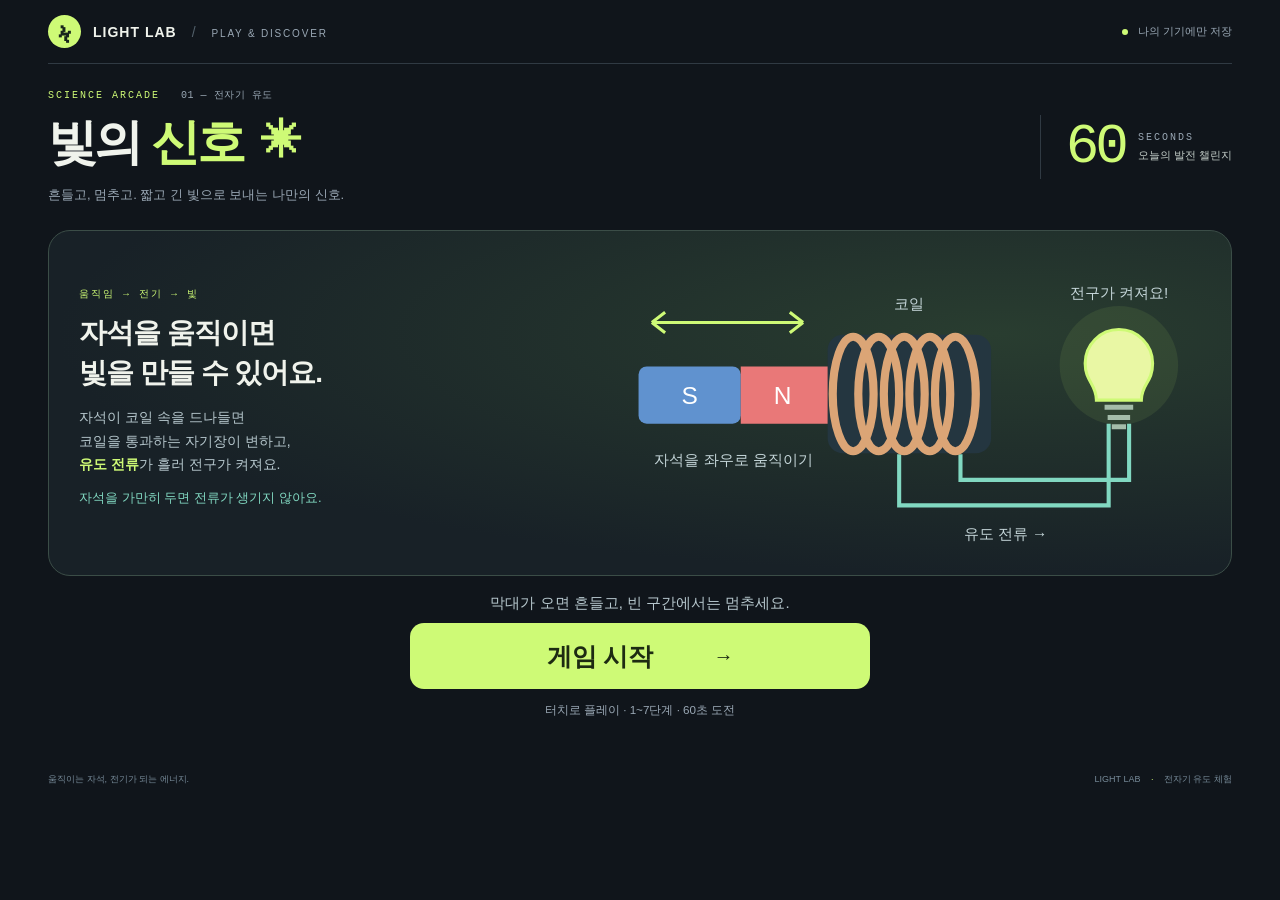
<file: light-rhythm.html>
<!doctype html>
<html lang="ko">
<head>
  <meta charset="utf-8">
  <meta name="viewport" content="width=device-width,initial-scale=1,viewport-fit=cover">
  <meta name="theme-color" content="#10151b">
  <meta name="description" content="자석을 움직여 빛의 신호를 맞추는 60초 전자기 유도 게임. 터치로 플레이하고 오늘의 기록에 도전하세요.">
  <title>빛의 신호 · 60초 발전 챌린지</title>
  <style>
:root{color-scheme:dark;--bg:#10151b;--panel:#181f27;--line:#303a43;--text:#f0f3ec;--muted:#9aa8b5;--lime:#cefa76;--mint:#81d8c1;--yellow:#f3d894;--mono:Consolas,'Courier New',monospace;font-family:Arial,'Malgun Gothic',sans-serif}*{box-sizing:border-box}body{margin:0;background:var(--bg);color:var(--text);font-size:14px}button,a{-webkit-tap-highlight-color:transparent}button{font:inherit;cursor:pointer;color:inherit}button:disabled{cursor:default;opacity:.46}button:focus-visible,a:focus-visible,[tabindex]:focus-visible{outline:3px solid var(--lime);outline-offset:4px}button{border:0}a{color:inherit;text-decoration:none}.shell{max-width:1360px;padding:0 48px;margin:auto}.topbar{height:85px;display:flex;align-items:center;justify-content:space-between;border-bottom:1px solid var(--line)}.brand{display:flex;gap:12px;align-items:center;font-size:14px;font-weight:800;letter-spacing:1px}.brand-icon{display:grid;place-items:center;width:33px;height:33px;background:var(--lime);color:#18251c;border-radius:50%;font-size:29px}.brand-divider{font-weight:400;color:#53616b;margin:0 15px}.brand-sub{font-size:10px;letter-spacing:1.8px;font-weight:500;color:var(--muted)}.top-actions{display:flex;align-items:center;gap:24px}.local-tag{color:var(--muted);font-size:11px}.local-tag i,.stage-label i{display:inline-block;width:6px;height:6px;border-radius:50%;background:var(--lime);margin-right:7px}.icon-button{padding:9px 12px;border:1px solid var(--line);border-radius:8px;background:transparent;font-size:18px}.icon-button span{font-size:11px;margin-left:5px}.intro{display:flex;justify-content:space-between;align-items:center;padding:32px 0 30px}.eyebrow{font-family:var(--mono);font-size:10px;letter-spacing:2px;color:var(--lime);margin:0 0 12px}.eyebrow span{color:var(--muted);letter-spacing:.5px;margin-left:13px}h1{font-size:49px;letter-spacing:-3px;margin:0;line-height:1.15;font-weight:800}h1 em{font-style:normal;color:var(--lime)}.title-star{display:inline-block;font-size:41px;color:var(--lime);margin-left:18px;vertical-align:4px}.subtitle{font-size:13px;color:var(--muted);margin:14px 0 0;line-height:1.65}.challenge-tag{display:flex;align-items:center;gap:13px;border-left:1px solid var(--line);padding-left:25px}.challenge-tag>span{font:56px var(--mono);color:var(--lime);letter-spacing:-4px}.challenge-tag>div{font:10px/1.9 var(--mono);letter-spacing:2px;color:var(--muted)}.challenge-tag strong{font:11px Arial,'Malgun Gothic',sans-serif;letter-spacing:0;color:#c4cec9}.layout{display:grid;grid-template-columns:minmax(0,1fr) 298px;gap:24px;align-items:start}.game-card{border:1px solid var(--line);border-radius:17px;overflow:hidden;background:var(--panel)}.stage-top{padding:18px 23px 0;display:flex;justify-content:space-between;align-items:center;gap:8px}.stage-label{font:10px var(--mono);letter-spacing:1px;display:flex;align-items:center}.badge{border:1px solid #3c4938;background:#252e28;font:10px Arial,'Malgun Gothic',sans-serif;letter-spacing:0;color:#cbd9b7;border-radius:4px;padding:5px 8px;margin-left:12px}.round-label{font:10px var(--mono);color:var(--muted);white-space:nowrap}.scoreboard{display:flex;padding:24px 25px 19px;gap:45px}.metric-label{font:9px var(--mono);letter-spacing:1.8px;color:var(--muted);display:block;margin-bottom:7px}.scoreboard strong{font:36px var(--mono);letter-spacing:-1px;line-height:1}.scoreboard #score{color:var(--lime)}.scoreboard strong span{font-size:18px;color:var(--muted);margin-left:4px}.time-metric{margin-left:auto;text-align:right}.time-track{height:3px;background:#283039}.time-track div{width:100%;height:100%;background:var(--lime);transition:width .08s linear}.track-header{display:flex;justify-content:space-between;align-items:center;font-size:10px;color:#b5c2c9;padding:16px 23px 5px}.legend-line{display:inline-block;width:15px;height:3px;background:var(--mint);vertical-align:middle;margin-right:5px}.muted{color:var(--muted)}.track-header .muted{font-size:9px;margin-left:8px}.cursor-legend{color:var(--lime)}.track-wrap{position:relative;height:218px;background:linear-gradient(180deg,#161e26,#131c24);overflow:hidden}#track{display:block;width:100%;height:100%}.track-overlay{position:absolute;inset:0;display:flex;align-items:center;justify-content:center;flex-direction:column;background:linear-gradient(90deg,#151e26ad,#151e26eb 50%,#151e26b8);text-align:center;pointer-events:none}.overlay-kicker{font-size:10px;color:var(--lime);letter-spacing:2px;margin-bottom:11px}.track-overlay strong{font-size:25px;letter-spacing:-1px}.track-overlay p{font-size:12px;line-height:1.8;color:var(--muted);margin:10px 0}.overlay-symbol{font-size:30px;line-height:1;color:var(--mint)}.judge-badge{position:absolute;top:12px;left:23%;font:italic bold 16px var(--mono);color:var(--lime);text-shadow:0 0 18px #cefa7650;pointer-events:none}.judge-badge[data-grade=good]{color:var(--mint)}.judge-badge[data-grade=miss]{color:#ff989b}.instruction-bar{display:flex;align-items:center;gap:12px;padding:13px 22px;background:#222c31;border-top:1px solid #344048;border-bottom:1px solid #344048;min-height:66px}.instruction-bar>span:first-child{color:var(--lime);font-size:24px;width:32px;text-align:center}.instruction-bar strong{display:block;font-size:13px}.instruction-bar div>span{display:block;font-size:10px;color:var(--muted);margin-top:4px}.instruction-bar #level-readout{margin-left:auto;font:10px var(--mono);letter-spacing:1px;color:var(--mint);white-space:nowrap}.experiment{display:grid;grid-template-columns:minmax(0,1fr) 185px;padding:19px 22px 15px;gap:20px}.apparatus-top{display:flex;justify-content:space-between;gap:10px;color:#687f8c;font:9px var(--mono)}.apparatus-top strong{font:11px Arial,'Malgun Gothic',sans-serif;color:#cbd5d9;margin-left:4px}.apparatus-top #current-label{color:var(--mint);font:9px Arial,'Malgun Gothic',sans-serif}.magnet-area{touch-action:none;user-select:none;cursor:grab;min-width:0}.magnet-area:active{cursor:grabbing}#apparatus{display:block;width:100%;height:126px}.pole-letter{font:bold 19px Arial;fill:white}.drag-track{position:relative;height:4px;background:#2e3c47;border-radius:5px;margin:0 13%}.drag-track span{position:absolute;top:-3px;left:50%;width:34px;height:10px;margin-left:-17px;background:var(--mint);border-radius:8px}.touch-caption{display:block;font-size:9px;text-align:center;color:#8ba0ae;margin-top:10px}.touch-caption span{margin-left:8px;color:var(--mint)}.bulbs-area{border-left:1px solid var(--line);padding-left:18px}.bulb-pair{display:flex;justify-content:space-around;gap:12px;margin-top:11px;text-align:center}.bulb-pair>div{width:68px}.bulb{--light:0;color:#d4d795;height:80px;filter:drop-shadow(0 0 calc(var(--light)*17px) #e5f599);transition:filter .07s}.bulb svg{height:80px;width:68px}.bulb .glass{fill:rgba(222,248,137,calc(.06 + var(--light)*.8));stroke:rgba(217,239,160,calc(.28 + var(--light)*.7));stroke-width:2}.target-bulb{color:#74bdae}.target-bulb .glass{fill:rgba(120,220,193,calc(.03 + var(--light)*.7));stroke:#689f94}.bulb-pair span{font-size:10px;color:var(--muted);display:block;margin-top:3px}.bulb-pair strong{font:13px var(--mono);display:block;margin-top:5px}.play-controls{display:flex;gap:10px;padding:2px 22px 0}.primary-button,.secondary-button{min-height:48px;padding:12px 18px;border-radius:8px;font-weight:700;font-size:13px;display:flex;align-items:center;justify-content:center;gap:18px}.primary-button{background:var(--lime);color:#1d2b12;flex:1}.primary-button:hover{background:#ddffa1}.primary-button span{font-size:20px}.secondary-button{border:1px solid #42505b;background:#202a34;color:#d7e1e6;flex:.7}.secondary-button:hover{background:#2c3943}.status{font-size:10px;line-height:1.6;text-align:center;margin:10px 12px 14px;color:var(--muted);min-height:16px}.sidebar{display:flex;flex-direction:column;gap:17px}.side-card{background:#181f26;border:1px solid var(--line);border-radius:13px;padding:21px 19px}.section-heading{display:flex;justify-content:space-between;align-items:center;gap:6px;margin-bottom:17px}.section-heading h2{font-size:13px;margin:0;letter-spacing:-.3px}.section-heading>span{font:9px var(--mono);color:var(--muted);letter-spacing:1px}.difficulty-list{display:flex;flex-direction:column;gap:9px}.difficulty{display:flex;align-items:center;gap:10px;padding:13px 12px;border:1px solid #37414b;background:transparent;border-radius:8px;text-align:left;width:100%;min-height:66px}.difficulty.active{border-color:#a9d85e;background:#273225}.difficulty-icon{width:25px;font:18px var(--mono);color:#a5b1bc}.active .difficulty-icon{color:var(--lime)}.difficulty strong{display:block;font-size:14px}.difficulty small{font-size:11px;font-weight:500;color:#c9d3d7;margin-left:6px}.difficulty em{display:block;font-size:9px;line-height:1.4;color:var(--muted);font-style:normal;margin-top:5px}.selection-dot{margin-left:auto;flex-shrink:0;width:11px;height:11px;border:1px solid #617080;border-radius:50%}.active .selection-dot{border:3px solid #273225;background:var(--lime);outline:1px solid var(--lime)}.best-label{display:flex;justify-content:space-between;color:var(--lime);font-size:10px}.best-label>span:last-child{font:9px var(--mono);letter-spacing:1px;color:var(--muted)}.best-label b{font-weight:400}.best-score{display:flex;gap:7px;align-items:baseline;margin:10px 0 18px}.best-score strong{font:38px var(--mono);letter-spacing:-1px}.best-score>span{color:var(--muted);font-size:11px}.record-stats{display:flex;justify-content:space-between;border-top:1px solid var(--line);border-bottom:1px solid var(--line);padding:12px 0;font-size:10px;color:var(--muted)}.record-stats b{font-family:var(--mono);color:#e0e8e6;margin-left:5px;font-weight:400}.recent-heading{display:flex;justify-content:space-between;font-size:10px;margin-top:16px}.recent-heading span{font-size:9px;color:var(--muted)}#recent-records{list-style:none;padding:0;margin:10px 0;max-height:140px;overflow:auto}#recent-records li{display:flex;justify-content:space-between;gap:8px;padding:8px 0;font:11px var(--mono);border-bottom:1px solid #2b353e}#recent-records li span{color:var(--muted);font-size:10px}#recent-records li.empty-record{display:block;text-align:center;font:11px/1.8 Arial,'Malgun Gothic',sans-serif;color:#8799a6;padding:19px 0;border:0}.record-note{color:#8999a5;font-size:9px;line-height:1.8;border-top:1px dashed #39434a;padding-top:12px;margin-bottom:0}.science-note{display:flex;gap:12px;padding:4px 5px}.note-icon{font-size:26px;color:var(--mint)}.science-note h2{font-size:12px;margin:4px 0 9px}.science-note p{font-size:10px;line-height:1.9;color:var(--muted);margin:0}.text-button{background:transparent;color:var(--lime);font-size:11px;padding:10px 0;display:inline-flex;gap:12px;align-items:center;min-height:42px}.text-button:hover{text-decoration:underline}footer{display:flex;justify-content:space-between;gap:15px;color:#778b99;font-size:9px;padding:25px 0 28px}footer i{font-style:normal;margin:0 8px;color:var(--lime)}.hidden{display:none!important}dialog{background:#1b252e;border:1px solid #46524d;border-radius:20px;color:var(--text);max-width:520px;width:calc(100% - 36px);padding:32px;text-align:center;box-shadow:0 24px 100px #0008}dialog::backdrop{background:#091017c9;backdrop-filter:blur(7px)}dialog h2{font-size:25px;letter-spacing:-1px;margin:12px 0}dialog .eyebrow{margin-top:10px}.result-decoration{font-size:42px;color:var(--lime)}.result-score{font:66px var(--mono);letter-spacing:-4px;color:var(--lime);margin-top:22px}.result-outof{font-size:11px;color:var(--muted)}.new-best{color:var(--lime);font-size:12px;min-height:18px}.result-stats{display:flex;justify-content:space-around;background:#131d25;border:1px solid #36434b;border-radius:10px;padding:18px 8px}.result-stats span{display:block;color:var(--muted);font-size:10px;margin-bottom:8px}.result-stats strong{font:21px var(--mono)}.result-tip{font-size:12px;color:var(--muted);line-height:1.8;margin:22px 0}dialog .primary-button{width:100%}dialog .text-button{margin-top:9px}.lesson-row{display:flex;gap:16px;text-align:left;margin:18px 0}.lesson-row b{color:var(--lime);font:22px var(--mono);margin-top:4px}.lesson-row p{margin:0;font-size:12px;line-height:1.9;color:var(--muted)}.lesson-row strong{display:block;color:var(--text);font-size:13px;margin-bottom:3px}.model-note{text-align:left;font-size:11px;line-height:1.85;color:var(--muted);padding:16px;background:#131c25;border-radius:8px;margin:20px 0}body.playing .difficulty{opacity:.45}body.playing .intro{padding-top:22px;padding-bottom:22px}body.playing .local-tag i{box-shadow:0 0 12px var(--lime)}
@media(min-width:1450px){.shell{padding:0 30px}.track-wrap{height:250px}.experiment{padding-top:22px;padding-bottom:22px}#apparatus{height:140px}}
@media(max-width:1100px){.shell{padding:0 24px}.layout{grid-template-columns:minmax(0,1fr) 260px;gap:17px}.side-card{padding:18px 15px}.experiment{grid-template-columns:minmax(0,1fr) 152px;gap:10px;padding-left:16px;padding-right:16px}.bulbs-area{padding-left:10px}.bulb-pair{gap:3px}.apparatus-top #current-label{font-size:8px}.stage-top{padding:16px 17px 0}.round-label{display:none}.scoreboard{padding:22px 18px 18px;gap:30px}.track-wrap{height:215px}.instruction-bar{padding-left:16px;padding-right:16px}.instruction-bar strong{font-size:12px}.instruction-bar #level-readout{font-size:9px}.difficulty{padding:12px 8px;gap:7px}.difficulty small{font-size:10px}}
@media(max-width:850px){.shell{padding:0 22px}.topbar{height:70px}.brand-sub,.brand-divider{display:none}.intro{padding:25px 0}.layout{grid-template-columns:1fr}.sidebar{display:grid;grid-template-columns:1fr 1fr;gap:16px}.science-note{grid-column:1/-1;padding:8px 5px}.track-wrap{height:220px}.experiment{grid-template-columns:minmax(0,1fr) 195px}.stage-top{padding:18px 22px 0}.scoreboard{padding:22px 24px 20px}.bulbs-area{padding-left:20px}.difficulty-list{gap:9px}.difficulty{padding:13px 12px}.difficulty small{font-size:11px}.round-label{display:block}h1{font-size:44px}.challenge-tag>span{font-size:47px}.record-note{font-size:10px}.science-note p{font-size:11px}.play-controls .primary-button{min-height:54px}}
@media(max-width:520px){.shell{padding:0 12px}.topbar{height:62px}.local-tag{display:none}.brand{font-size:12px}.top-actions{gap:8px}.intro{padding:24px 4px}.challenge-tag{display:none}h1{font-size:40px}.subtitle{font-size:11px}.eyebrow{font-size:9px}.sidebar{grid-template-columns:1fr}.science-note{grid-column:auto}.stage-top{padding:16px 14px 0}.badge{font-size:9px;margin-left:8px}.round-label{display:none}.scoreboard{padding:20px 15px;gap:24px}.scoreboard strong{font-size:29px}.metric-label{font-size:8px}.track-header{padding:14px 13px 6px;font-size:9px}.track-header .muted{display:none}.track-wrap{height:210px}.track-overlay strong{font-size:23px}.experiment{grid-template-columns:minmax(0,1fr) 117px;padding:15px 12px;gap:8px}.bulbs-area{padding-left:8px}.bulb-pair>div{width:44px}.bulb svg{width:44px;height:66px}.bulb{height:70px}.apparatus-top #current-label{display:none}.apparatus-top strong{font-size:10px}.apparatus-top{font-size:8px}#apparatus{height:117px}.bulb-pair{gap:3px;margin-top:13px}.bulb-pair span{font-size:9px}.touch-caption{font-size:8px}.instruction-bar{gap:6px;padding:12px 10px}.instruction-bar strong{font-size:11px}.instruction-bar div>span{font-size:9px}.instruction-bar #level-readout{display:none}.play-controls{padding:0 12px;gap:8px}.primary-button,.secondary-button{font-size:12px;padding:12px;gap:10px}.status{font-size:9px}.sidebar{gap:14px}.side-card{padding:20px}footer{font-size:8px;line-height:1.6}.result-score{font-size:56px}.result-stats strong{font-size:18px}dialog{padding:24px}.lesson-row{gap:10px}}
@media(prefers-reduced-motion:reduce){*{scroll-behavior:auto!important;transition:none!important}}
/* Keep the rhythm lane and touch control together while a round is active. */
body.focused-game .topbar,body.focused-game .intro,body.focused-game .sidebar,body.focused-game footer{display:none}
body.focused-game .shell{padding-top:12px;padding-bottom:12px}
body.focused-game .layout{display:block;max-width:1000px;margin:0 auto}
body.focused-game .scoreboard{padding-top:16px;padding-bottom:14px}
body.focused-game .track-wrap{height:clamp(140px,27vh,245px)}
body.focused-game .experiment{padding-top:14px;padding-bottom:13px}
body.focused-game .game-card{scroll-margin-top:12px}
@media(max-height:720px){body.focused-game .stage-top{padding-top:12px}body.focused-game .scoreboard{padding-top:10px;padding-bottom:10px}body.focused-game .scoreboard strong{font-size:28px}body.focused-game .track-wrap{height:150px}body.focused-game #apparatus{height:105px}body.focused-game .instruction-bar{min-height:53px;padding-top:9px;padding-bottom:9px}body.focused-game .status{margin:6px 10px 9px}body.focused-game .experiment{padding-top:10px;padding-bottom:10px}}
.game-sound{display:none;background:#26343b;border:1px solid #475b60;border-radius:7px;padding:10px 12px;min-height:42px;font:11px var(--mono);color:var(--mint);white-space:nowrap}.focused-game .game-sound{display:block}.focused-game .round-label{margin-left:auto;margin-right:8px}@media(max-width:600px){.focused-game .round-label{display:none}.focused-game .stage-label{font-size:8px;letter-spacing:.3px}.focused-game .badge{font-size:8px;margin-left:6px}.focused-game .game-sound{padding:8px}}
/* Performance layout: touch instrument at left, tall score at right. */
.performance-grid{display:grid;grid-template-columns:minmax(235px,.8fr) minmax(0,1.4fr);gap:0;align-items:stretch}.instrument-panel{background:#1d2830;border-right:1px solid #3b4b56;min-width:0;display:flex;flex-direction:column;justify-content:center}.score-panel{min-width:0;background:#131c24}.song-heading{padding:18px 22px 12px;display:flex;flex-direction:column;gap:6px}.song-heading>span{font-size:10px;letter-spacing:2px;color:var(--mint)}.song-heading strong{font-size:22px}.song-heading small{font-size:11px;color:var(--muted)}.performance-grid .experiment{display:flex;flex-direction:column;padding:20px;gap:24px}.performance-grid .magnet-area{min-height:180px;display:flex;flex-direction:column;justify-content:center;border:1px dashed #576c77;border-radius:12px;padding:16px 6px;background:#16232c}.performance-grid #apparatus{height:150px}.performance-grid .bulbs-area{border:0;padding:0}.performance-grid .bulb-pair{justify-content:center;gap:28px}.performance-grid .bulb{height:85px}.performance-grid .bulb svg{height:85px}.performance-grid .instruction-bar{padding:14px 12px;min-height:80px}.performance-grid #level-readout{display:none}.note-readout{text-align:center;padding:14px;display:flex;gap:9px;align-items:center;justify-content:center;flex-wrap:wrap}.note-readout span,.note-readout small{font-size:10px;color:var(--muted)}.note-readout strong{font-size:26px;color:var(--lime)}.note-readout small{flex-basis:100%}.performance-grid .track-wrap,body.focused-game .performance-grid .track-wrap{height:clamp(390px,57vh,640px)}.performance-grid .track-header{font-size:10px;padding:8px 12px}.performance-grid .track-header .muted{display:none}.performance-grid .track-overlay strong{font-size:20px}.performance-grid .track-overlay p{font-size:11px}.performance-grid .track-overlay{background:#131c24b0}.play-controls{padding-top:16px}.unlit{filter:none!important;color:#59656c!important;transition:none!important}.unlit .glass{fill:transparent!important;stroke:#59656c!important}.focused-game .layout{max-width:1280px}.focused-game .performance-grid{grid-template-columns:minmax(240px,.7fr) minmax(0,1.5fr)}.focused-game .song-heading{padding-top:12px}.focused-game .performance-grid .experiment{padding:12px 16px;gap:12px}.focused-game .performance-grid .track-wrap{height:clamp(350px,calc(100dvh - 335px),670px)}.focused-game .performance-grid #apparatus{height:120px}.focused-game .performance-grid .magnet-area{min-height:150px}.focused-game .performance-grid .instruction-bar{min-height:62px}.focused-game .note-readout{padding:8px}.focused-game .performance-grid .bulb,.focused-game .performance-grid .bulb svg{height:65px}.performance-grid .apparatus-top #current-label{display:none}@media(max-width:600px){.performance-grid,.focused-game .performance-grid{grid-template-columns:minmax(145px,.8fr) minmax(0,1.2fr)}.performance-grid .experiment,.focused-game .performance-grid .experiment{padding:10px 5px;gap:12px}.performance-grid #apparatus,.focused-game .performance-grid #apparatus{height:95px}.performance-grid .magnet-area{padding:10px 2px}.performance-grid .bulb-pair{gap:9px}.performance-grid .instruction-bar{padding:10px 5px}.performance-grid .instruction-bar>span:first-child{display:none}.performance-grid .track-header{font-size:8px;gap:4px;flex-wrap:wrap}.song-heading{padding:14px 10px}.song-heading strong{font-size:18px}.song-heading small{font-size:10px}.performance-grid .track-overlay strong{font-size:15px}.performance-grid .track-overlay p{font-size:10px}.performance-grid .overlay-kicker{font-size:8px;letter-spacing:0}.performance-grid .judge-badge{font-size:12px}.performance-grid .note-readout small{font-size:9px}}
body.focused-game .layout{max-width:1280px}body.focused-game .performance-grid .track-wrap{height:clamp(300px,calc(100dvh - 395px),670px)}
.judge-badge[data-grade=penalty]{color:#ff989b}.judge-badge[data-grade=rest]{color:var(--mint)}.judge-badge[data-grade=grace]{color:var(--muted)}
.survival-readout{margin:8px 12px 0;text-align:center;font-size:12px;color:#edcf92;min-height:18px}
.track-wrap.signal-warning::after{content:'';position:absolute;inset:0;pointer-events:none;background:#e52e36;animation:signal-alarm 1.2s ease-in-out infinite;border:3px solid #ff6565}
@keyframes signal-alarm{0%,100%{opacity:.04}50%{opacity:.28}}
@media(prefers-reduced-motion:reduce){.track-wrap.signal-warning::after{animation:none;opacity:.18}}
.sound-toggle{flex-shrink:0;min-height:46px;padding:10px 16px;border:2px solid var(--lime);border-radius:10px;background:#304127;color:var(--lime);font-weight:700;font-size:14px;white-space:nowrap}.sound-toggle[aria-pressed=false]{border-color:#788894;background:#252e37;color:#d0dae0}.stage-top{flex-wrap:wrap}.stage-top .round-label{margin-left:auto}@media(max-width:600px){.stage-top .round-label{display:none}.sound-toggle{margin-left:auto;font-size:12px;padding:8px 10px}.stage-top{padding-left:12px;padding-right:12px}}
[hidden]{display:none!important}.welcome-screen{padding-bottom:30px}.science-hero{display:grid;grid-template-columns:.85fr 1.15fr;align-items:center;gap:20px;padding:32px 36px;border:1px solid #3b4d47;border-radius:22px;background:radial-gradient(ellipse at 80% 30%,#293d30,#182127 70%)}.science-copy h2{font-size:30px;line-height:1.45;letter-spacing:-1px;margin:0 0 16px}.science-copy p:not(.eyebrow){color:#b6c7cd;line-height:1.9;font-size:16px}.science-copy strong{color:var(--lime)}.science-copy .science-rest{font-size:13px!important;color:var(--mint)!important}.science-picture{width:100%;height:auto}.welcome-action{text-align:center;padding:22px 0 0}.welcome-action p{color:#b6c7cd;font-size:15px}.welcome-action .primary-button{width:min(100%,460px);margin:16px auto 12px;min-height:72px;font-size:25px;gap:60px;border-radius:14px}.welcome-action small{color:var(--muted)}.back-intro{background:#25333e;border:1px solid #536674;border-radius:8px;min-height:44px;padding:10px 13px;font-size:12px;white-space:nowrap}#game-screen{padding-top:24px}.focused-game #game-screen{padding-top:0}body:has(#game-screen:not([hidden]))>.shell>.topbar{height:65px}@media(max-width:800px){.science-hero{padding:24px;grid-template-columns:1fr 1.1fr}.science-copy h2{font-size:24px}.science-copy p:not(.eyebrow){font-size:14px}}@media(max-width:600px){.science-hero{grid-template-columns:1fr;padding:22px;gap:8px}.science-copy h2{font-size:25px}.science-picture{max-height:205px}.welcome-screen .intro{padding-top:24px;padding-bottom:24px}.welcome-action .primary-button{min-height:68px}.welcome-action p{font-size:13px}.back-intro{font-size:11px;padding:8px}.stage-label{flex-wrap:wrap}}
body:has(#intro-screen:not([hidden])) .topbar{height:64px}.welcome-screen .intro{padding:24px 0}.science-hero{padding:24px 30px}.science-copy h2{font-size:28px;margin-bottom:12px}.science-copy p:not(.eyebrow){font-size:14px;line-height:1.7;margin:10px 0}.welcome-action{padding-top:10px}.welcome-action p{margin:8px 0}.welcome-action .primary-button{margin-top:10px;min-height:66px}@media(max-width:600px){.welcome-screen .intro{padding:18px 0}.science-hero{padding:20px}.welcome-action{position:sticky;bottom:0;background:#10151bf5;padding:12px 0;z-index:2}}
.prepare-dialog{width:min(600px,calc(100vw - 28px));max-height:calc(100dvh - 28px);margin:auto;padding:28px;border:1px solid #647e46;border-radius:22px;background:#182127;color:var(--text);text-align:center;box-shadow:0 24px 100px #0009}.prepare-dialog::backdrop{background:#081016bb;backdrop-filter:blur(5px)}.prepare-dialog h2{font-size:27px;margin:0 0 10px}.prepare-description{color:#aebfc8;line-height:1.7;font-size:13px}.prepare-levels{display:grid;grid-template-columns:repeat(5,minmax(0,1fr));gap:8px;margin:22px 0 12px}.prepare-levels .difficulty{justify-content:center;flex-direction:column;padding:14px 4px;gap:8px;min-height:88px;text-align:center}.prepare-levels .difficulty-icon{font-size:25px}.prepare-levels .difficulty small,.prepare-levels .difficulty em,.prepare-levels .selection-dot{display:none}.prepare-selection{color:var(--lime);font-size:14px;margin:12px 0 20px}.prepare-dialog .primary-button{width:100%;font-size:23px;min-height:70px;border-radius:12px}.prepare-dialog .secondary-button{width:100%;margin-top:12px}.prepare-dialog .text-button{margin-top:14px;min-height:40px}#open-prepare{background:#304127;border-color:#94b45e;color:var(--lime)}@media(max-width:450px){.prepare-dialog{padding:22px 16px}.prepare-dialog h2{font-size:23px}.prepare-levels{gap:5px}.prepare-levels .difficulty strong{font-size:12px}.prepare-dialog .primary-button{font-size:21px}}
.prepare-dialog .creator-credit{text-align:right;color:var(--muted);font-size:13px;line-height:1.5;margin:20px 2px 0}
#result-dialog{max-height:calc(100dvh - 28px);overflow:auto}#result-dialog[data-outcome=success]{border:2px solid var(--lime);background:radial-gradient(ellipse at 50% 0,#344729,#181f27 65%);box-shadow:0 0 70px #cefa7625}#result-dialog[data-outcome=success] #result-title{color:var(--lime);font-size:34px}#result-dialog[data-outcome=success] .result-decoration{font-size:58px;line-height:1.2}#result-dialog[data-outcome=failure] #result-title{color:#ff989b}.result-celebration{font-size:15px;line-height:1.7;color:#e0eacb}#next-level{width:100%;margin:16px 0 10px}#result-dialog[data-outcome=success] #retry{width:100%;background:#29363b;color:#cbd9de;border:1px solid #53656c;min-height:44px}#result-dialog[data-outcome=success] .result-tip{display:none}
.prepare-levels{grid-template-columns:repeat(7,minmax(0,1fr))}@media(max-width:600px){.prepare-levels{grid-template-columns:repeat(4,minmax(0,1fr))}.prepare-levels .difficulty{min-height:65px;padding:9px 4px;gap:4px}.prepare-levels .difficulty-icon{font-size:20px}}
#game-screen[data-fx=lightning] .score-panel{background:linear-gradient(135deg,#142c3d,#10212c 50%,#13392f);background-size:200% 200%;animation:aurora-drift 9s ease-in-out infinite alternate}#game-screen[data-fx=ultimate] .score-panel{background:linear-gradient(125deg,#342249,#15263d 40%,#30244c 70%,#3b2b24);background-size:250% 250%;animation:aurora-drift 6s ease-in-out infinite alternate}#game-screen[data-fx=lightning] .game-card{border-color:#43969e;box-shadow:0 0 26px #57deeb18}#game-screen[data-fx=ultimate] .game-card{border-color:#a779cb;box-shadow:0 0 35px #c28bff22}#game-screen[data-fx=lightning] .track-wrap,#game-screen[data-fx=ultimate] .track-wrap{background:linear-gradient(180deg,#10202b22,#10192388)}#game-screen[data-fx=lightning] .judge-badge[data-grade=hit]{color:#acffff;text-shadow:0 0 10px #45e6ff,0 0 24px #45e6ff}#game-screen[data-fx=ultimate] .judge-badge[data-grade=hit]{color:#ffe8a3;text-shadow:0 0 12px #de96ff,0 0 24px #de96ff}@keyframes aurora-drift{from{background-position:0% 25%}to{background-position:100% 75%}}@media(prefers-reduced-motion:reduce){#game-screen[data-fx] .score-panel{animation:none}}

</style>
</head>
<body>
  <div class="shell">
    <header class="topbar">
      <a class="brand" href="./light-rhythm.html" aria-label="빛의 신호 처음으로"><span class="brand-icon">ϟ</span><span>LIGHT LAB<span class="brand-divider">/</span><span class="brand-sub">PLAY & DISCOVER</span></span></a>
      <div class="top-actions"><span class="local-tag"><i></i> 나의 기기에만 저장</span></div>
    </header>

    <main>
      <section id="intro-screen" class="welcome-screen" aria-label="빛의 신호 소개"><div class="intro">
        <div><p class="eyebrow">SCIENCE ARCADE <span>01 — 전자기 유도</span></p><h1>빛의 <em>신호</em><span class="title-star">✳</span></h1><p class="subtitle">흔들고, 멈추고. 짧고 긴 빛으로 보내는 나만의 신호.</p></div>
        <div class="challenge-tag"><span>60</span><div>SECONDS<br><strong>오늘의 발전 챌린지</strong></div></div>
      </div>
        <div class="science-hero">
          <div class="science-copy"><p class="eyebrow">움직임 → 전기 → 빛</p><h2>자석을 움직이면<br>빛을 만들 수 있어요.</h2><p>자석이 코일 속을 드나들면<br>코일을 통과하는 자기장이 변하고,<br><strong>유도 전류</strong>가 흘러 전구가 켜져요.</p><p class="science-rest">자석을 가만히 두면 전류가 생기지 않아요.</p></div>
          <svg class="science-picture" viewBox="0 0 620 290" role="img" aria-label="자석을 코일 속으로 넣거나 빼면 유도 전류가 생겨 전구가 켜져요">
            <path d="M325 195 V245 H530 V165 M385 195 V220 H550 V165" fill="none" stroke="#81d8c1" stroke-width="4"/>
            <rect x="255" y="78" width="160" height="116" rx="15" fill="#243640"/>
            <g fill="none" stroke="#dba576" stroke-width="8"><ellipse cx="280" cy="136" rx="20" ry="56"/><ellipse cx="305" cy="136" rx="20" ry="56"/><ellipse cx="330" cy="136" rx="20" ry="56"/><ellipse cx="355" cy="136" rx="20" ry="56"/><ellipse cx="380" cy="136" rx="20" ry="56"/></g>
            <rect x="70" y="109" width="100" height="56" rx="8" fill="#6092cf"/><path d="M170 109 H255 V165 H170Z" fill="#e97878"/><g fill="white" font-size="24" font-family="Arial" text-anchor="middle"><text x="120" y="146">S</text><text x="211" y="146">N</text></g>
            <path d="M83 66 H231 M83 66 L96 56 M83 66 L96 76 M231 66 L218 56 M231 66 L218 76" fill="none" stroke="#cefa76" stroke-width="3"/>
            <circle cx="540" cy="108" r="58" fill="#cefa76" opacity=".08"/><path d="M518 142 C518 126 507 124 507 106 A33 33 0 1 1 573 106 C573 125 562 126 562 142Z" fill="#e9f7a4" stroke="#cefa76" stroke-width="3"/><path d="M526 149 H554 M529 159 H551 M533 168 H547" stroke="#a4bca9" stroke-width="5"/>
            <g fill="#c4d5d8" font-size="15" font-family="Arial,Malgun Gothic" text-anchor="middle"><text x="163" y="205">자석을 좌우로 움직이기</text><text x="335" y="53">코일</text><text x="540" y="42">전구가 켜져요!</text><text x="429" y="278">유도 전류 →</text></g>
          </svg>
        </div>
        <div class="welcome-action"><p>막대가 오면 흔들고, 빈 구간에서는 멈추세요.</p><button id="enter-game" class="primary-button">게임 시작 <span>→</span></button><small>터치로 플레이 · 1~7단계 · 60초 도전</small></div>
      </section>

      <section id="game-screen" hidden aria-label="게임과 난이도 선택"><div class="layout">
        <section class="game-card" aria-label="전자기 유도 빛 신호 게임">
          <div class="stage-top"><button id="open-prepare" class="back-intro" type="button">시작 · 단계 선택</button><button id="back-intro" class="back-intro" type="button">← 인트로</button><div class="stage-label"><i></i> <span id="stage-label">READY TO GLOW</span><span id="mode-badge" class="badge">1단계 · 첫 번째 신호</span></div><span class="round-label">60초 / 10,000점</span><button id="sound-toggle" class="sound-toggle" type="button" aria-pressed="true" aria-label="소리 끄기">🔊 소리 켜짐</button></div>
          <div class="scoreboard">
            <div><span class="metric-label">SCORE</span><strong id="score">00000</strong></div>
            <div class="combo-metric"><span class="metric-label">COMBO</span><strong id="combo">0<span>×</span></strong></div>
            <div class="time-metric"><span class="metric-label">TIME LEFT</span><strong id="time">60.0<span>s</span></strong></div>
          </div>
          <div class="time-track"><div id="time-fill"></div></div>

          <div class="performance-grid"><section class="instrument-panel">          <div class="experiment">
            <div class="magnet-area" id="touch-zone" role="slider" tabindex="0" aria-label="자석 위치. 손가락으로 좌우 왕복하거나 좌우 방향키를 누르세요." aria-valuemin="8" aria-valuemax="92" aria-valuenow="50">
              <div class="apparatus-top"><span>01 <strong>자석을 움직이기</strong></span><span id="current-label">전류 없음</span></div>
              <svg id="apparatus" viewBox="0 0 500 155" aria-hidden="true">
                <defs><linearGradient id="pole-blue" x2="0" y2="1"><stop stop-color="#6599ed"/><stop offset="1" stop-color="#3b67ae"/></linearGradient><linearGradient id="pole-red" x2="0" y2="1"><stop stop-color="#ff7f7f"/><stop offset="1" stop-color="#d45365"/></linearGradient><linearGradient id="copper" x2="1" y2="0"><stop stop-color="#926c42"/><stop offset=".45" stop-color="#e9c18c"/><stop offset="1" stop-color="#ad7850"/></linearGradient></defs>
                <path d="M310 113 V137 H440 V102" fill="none" stroke="#536877" stroke-width="3"/>
                <rect x="270" y="39" width="106" height="78" rx="18" fill="#17232c" stroke="#53616a"/>
                <g id="magnet" transform="translate(165 0)"><rect x="0" y="56" width="160" height="44" rx="8" fill="url(#pole-red)"/><path d="M8 56 H80 V100 H8 Q0 100 0 92 V64 Q0 56 8 56" fill="url(#pole-blue)"/><path d="M10 60 H150" stroke="#fff" opacity=".22"/><text x="35" y="85" class="pole-letter">S</text><text x="116" y="85" class="pole-letter">N</text><path d="M58 111 H102 M65 117 H95" stroke="#8b9daa" stroke-width="2" stroke-linecap="round"/></g>
                <g id="coil-wires" fill="none" stroke="url(#copper)" stroke-width="5" stroke-linecap="round"><path d="M280 44 C304 43 304 115 280 112 M292 44 C316 43 316 115 292 112 M304 44 C328 43 328 115 304 112 M316 44 C340 43 340 115 316 112 M328 44 C352 43 352 115 328 112 M340 44 C364 43 364 115 340 112 M352 44 C376 43 376 115 352 112"/></g>
                <text x="321" y="24" text-anchor="middle" fill="#a3b1bd" font-size="12">코일</text><path d="M321 28 V35" stroke="#526571"/>
                <path d="M40 78 H88 M40 78 L48 70 M40 78 L48 86 M425 78 H473 M473 78 L465 70 M473 78 L465 86" stroke="#7c909f" stroke-width="2" fill="none"/>
                <circle cx="440" cy="87" r="17" fill="#18252c" stroke="#526571"/><path id="needle" d="M440 87 L440 74" stroke="#c8f86b" stroke-width="2" stroke-linecap="round"/>
                <text x="438" y="123" fill="#a3b1bd" font-size="10" text-anchor="middle">전류계</text>
              </svg>
              <div class="drag-track"><span id="drag-thumb"></span></div><span class="touch-caption">이 영역에서 좌우로 드래그 <span>↔</span></span>
            </div>
            <div class="bulbs-area"><div class="apparatus-top"><span>02 <strong>빛 켜고 끄기</strong></span></div><div class="bulb-pair"><div><div class="bulb target-bulb" id="target-bulb"><svg viewBox="0 0 80 95" aria-hidden="true"><path class="glass" d="M40 8 C4 8 7 43 22 57 L26 69 H54 L58 57 C73 43 76 8 40 8Z"/><path d="M29 68 L25 36 L40 44 L55 36 L51 68 M27 75 H53 M29 81 H51 M34 87 H46" fill="none" stroke="currentColor" stroke-width="3" stroke-linecap="round"/></svg></div><span>목표 신호</span><strong id="target-percent">0%</strong></div><div><div class="bulb" id="actual-bulb"><svg viewBox="0 0 80 95" aria-hidden="true"><path class="glass" d="M40 8 C4 8 7 43 22 57 L26 69 H54 L58 57 C73 43 76 8 40 8Z"/><path d="M29 68 L25 36 L40 44 L55 36 L51 68 M27 75 H53 M29 81 H51 M34 87 H46" fill="none" stroke="currentColor" stroke-width="3" stroke-linecap="round"/></svg></div><span>내 전구</span><strong id="actual-percent">0%</strong></div></div></div>
          </div>
          <div class="instruction-bar"><span id="motion-icon">↔</span><div><strong id="motion-label">손가락으로 자석을 좌우로 움직여 보세요</strong><span id="motion-detail">막대에서는 흔들기, 빈 구간에서는 멈추기!</span></div><span id="level-readout">READY</span></div>

<div class="note-readout"><span>내 신호</span><strong id="played-note">OFF</strong><small>밝기를 정확하게 맞출 필요 없어요</small></div></section><section class="score-panel"><div class="song-heading"><span>오늘의 신호</span><strong id="song-title">첫 번째 신호</strong><small id="song-description">긴 신호와 넉넉한 쉼</small></div>          <div class="track-header"><span><i class="legend-line"></i> 빛 신호 <span class="muted">← 이쪽으로 흘러와요</span></span><span class="cursor-legend">● 내 전구</span></div>
          <div class="track-wrap" id="track-wrap" id="track-wrap">
            <canvas id="track" aria-label="한 줄의 신호 막대가 판정선으로 흐릅니다. 막대에서는 흔들고 빈 구간에서는 멈추세요."></canvas>
            <div id="track-overlay" class="track-overlay"><span class="overlay-kicker">움직임이 빛이 되는 순간</span><strong id="overlay-title">빛으로 신호를 보내요.</strong><p id="overlay-text">왼쪽 자석을 좌우로 움직여<br>막대가 오면 흔들고, 없으면 멈춰요.</p><span class="overlay-symbol">↔</span></div>
            <span class="judge-badge" id="judge" aria-hidden="true"></span>
          </div>

</section></div>
          <p id="survival-readout" class="survival-readout"></p><div class="play-controls"><button id="practice" class="secondary-button">먼저 연습하기 <span>↗</span></button><button id="start" class="primary-button">60초 도전 시작 <span>→</span></button><button id="stop" class="secondary-button hidden">그만하기</button></div>
          <p id="status" class="status" role="status" aria-live="polite">막대에서는 흔들기, 빈 구간에서는 멈추기!</p>
        </section>

        <aside class="sidebar">
          <section class="side-card difficulty-card"><div class="section-heading"><h2>난이도 선택</h2><span>LEVEL</span></div><div class="difficulty-list" role="group" aria-label="난이도"><button class="difficulty active" data-mode="easy" aria-pressed="true"><span class="difficulty-icon">1</span><span><strong>1단계 <small>첫 번째 신호</small></strong><em>긴 신호 · 넉넉한 쉼</em></span><span class="selection-dot"></span></button><button class="difficulty" data-mode="medium" aria-pressed="false"><span class="difficulty-icon">2</span><span><strong>2단계 <small>빛의 메시지</small></strong><em>짧고 긴 신호</em></span><span class="selection-dot"></span></button><button class="difficulty" data-mode="hard" aria-pressed="false"><span class="difficulty-icon">3</span><span><strong>3단계 <small>신호 마스터</small></strong><em>고속 전환 · 감점 2배</em></span><span class="selection-dot"></span></button><button class="difficulty" data-mode="expert" aria-pressed="false"><span class="difficulty-icon">4</span><span><strong>4단계 <small>번개 신호</small></strong><em>불규칙 연속 신호 · 더 빠르게</em></span><span class="selection-dot"></span></button><button class="difficulty" data-mode="master" aria-pressed="false"><span class="difficulty-icon">5</span><span><strong>5단계 <small>극한 신호</small></strong><em>초고속 짧은 신호</em></span><span class="selection-dot"></span></button><button class="difficulty" data-mode="lightning" aria-pressed="false"><span class="difficulty-icon">6</span><span><strong>6단계 <small>섬광 연타</small></strong><em>연속 전환 · 1.4초 미리 보기</em></span><span class="selection-dot"></span></button><button class="difficulty" data-mode="ultimate" aria-pressed="false"><span class="difficulty-icon">7</span><span><strong>7단계 <small>한계 돌파</small></strong><em>최고 난도 · 1.1초 미리 보기</em></span><span class="selection-dot"></span></button></div></section>

          <section class="side-card records-card"><div class="section-heading"><h2>오늘의 나의 기록</h2><span id="today-date"></span></div><div class="best-label"><span>✦ 오늘 최고 · <b id="record-mode">1단계</b></span><span>BEST</span></div><div class="best-score"><strong id="best-score">—</strong><span>점</span></div><div class="record-stats"><span>도전 횟수 <b id="attempts">0회</b></span><span>최고 콤보 <b id="best-combo">—</b></span></div><div class="recent-heading">최근 도전 <span>점수 / 정확도</span></div><ol id="recent-records"><li class="empty-record">첫 번째 신호를 만들어 보세요.<br>오늘의 도전이 여기에 쌓여요.</li></ol><p class="record-note" id="storage-note">오늘 기록은 이 브라우저에만 남아요.<br>친구와 같은 난이도의 점수를 비교해 보세요.</p></section>

          <section class="science-note"><span class="note-icon">✧</span><div><h2>왜 전구가 밝아질까요?</h2><p>자석이 움직이면 코일을 통과하는 자기장이 변해 전류가 생겨요. 같은 구간에서 더 빠르게 움직이면 더 밝은 빛을 만들 수 있어요.</p><button id="learn" class="text-button">원리 더 알아보기 <span>↗</span></button></div></section>
        </aside>
      </div>
      </section><footer><span>움직이는 자석, 전기가 되는 에너지.</span><span>LIGHT LAB <i>·</i> 전자기 유도 체험</span></footer>
    </main>
  </div>

  <dialog id="prepare-dialog" class="prepare-dialog" aria-labelledby="prepare-title">
    <p class="eyebrow">READY TO GLOW</p><h2 id="prepare-title">빛의 신호, 시작할까요?</h2><p class="prepare-description">단계를 고르고 시작하세요.<br>막대에서는 흔들기, 빈 구간에서는 멈추기!</p>
    <div class="prepare-levels" role="group" aria-label="시작 난이도 선택"><button class="difficulty active" data-mode="easy" aria-pressed="true"><span class="difficulty-icon">1</span><span><strong>1단계 <small>첫 번째 신호</small></strong><em>긴 신호 · 넉넉한 쉼</em></span><span class="selection-dot"></span></button><button class="difficulty" data-mode="medium" aria-pressed="false"><span class="difficulty-icon">2</span><span><strong>2단계 <small>빛의 메시지</small></strong><em>짧고 긴 신호</em></span><span class="selection-dot"></span></button><button class="difficulty" data-mode="hard" aria-pressed="false"><span class="difficulty-icon">3</span><span><strong>3단계 <small>신호 마스터</small></strong><em>고속 전환 · 감점 2배</em></span><span class="selection-dot"></span></button><button class="difficulty" data-mode="expert" aria-pressed="false"><span class="difficulty-icon">4</span><span><strong>4단계 <small>번개 신호</small></strong><em>불규칙 연속 신호 · 더 빠르게</em></span><span class="selection-dot"></span></button><button class="difficulty" data-mode="master" aria-pressed="false"><span class="difficulty-icon">5</span><span><strong>5단계 <small>극한 신호</small></strong><em>초고속 짧은 신호</em></span><span class="selection-dot"></span></button><button class="difficulty" data-mode="lightning" aria-pressed="false"><span class="difficulty-icon">6</span><span><strong>6단계 <small>섬광 연타</small></strong><em>연속 전환 · 1.4초 미리 보기</em></span><span class="selection-dot"></span></button><button class="difficulty" data-mode="ultimate" aria-pressed="false"><span class="difficulty-icon">7</span><span><strong>7단계 <small>한계 돌파</small></strong><em>최고 난도 · 1.1초 미리 보기</em></span><span class="selection-dot"></span></button></div>
    <p id="prepare-selection" class="prepare-selection">1단계 · 첫 번째 신호</p>
    <button id="prepare-start" class="primary-button">60초 게임 시작 <span>→</span></button>
    <p class="creator-credit">made by 조광근</p>
  </dialog>
  <dialog id="result-dialog" aria-labelledby="result-title"><div id="result-emblem" class="result-decoration" aria-hidden="true">🏆</div><p id="result-kicker" class="eyebrow">STAGE CLEAR</p><h2 id="result-title">오늘의 빛을 만들었어요!</h2><p id="result-celebration" class="result-celebration"></p><p id="result-reason" class="muted"></p><p id="result-mode" class="muted"></p><div class="result-score" id="result-score">0</div><span class="result-outof">/ 10,000점</span><p id="new-best" class="new-best"></p><div class="result-stats"><div><span>정확도</span><strong id="result-accuracy"></strong></div><div><span>최대 콤보</span><strong id="result-combo"></strong></div><div><span>오늘 최고</span><strong id="result-best"></strong></div></div><p class="result-tip">막대에서는 흔들고, 빈 구간에서는 멈추기.<br>불필요한 빛을 줄이는 것이 높은 점수의 비결이에요.</p><button id="next-level" class="primary-button" hidden>다음 단계 도전하기 →</button><button id="retry" class="primary-button">한 번 더 도전 <span>↻</span></button><button id="close-result" class="text-button">기록 보고 돌아가기</button></dialog>
  <dialog id="learn-dialog" aria-labelledby="learn-title"><p class="eyebrow">A LITTLE SCIENCE</p><h2 id="learn-title">움직임이 전기가 되는 원리</h2><div class="lesson-row"><b>01</b><p><strong>움직일 때 전류가 생겨요.</strong>코일을 통과하는 자기장이 변하면 유도 전류가 생겨요. 자석을 넣어 두기만 하면 전류가 계속 흐르지 않아요.</p></div><div class="lesson-row"><b>02</b><p><strong>속도를 바꾸면 밝기도 달라져요.</strong>같은 장치, 같은 구간에서 빠르게 움직일수록 자기장이 빠르게 변해 더 큰 전류를 만들 수 있어요.</p></div><div class="lesson-row"><b>03</b><p><strong>방향을 바꾸면 전류 방향도 바뀌어요.</strong>전류계 바늘을 살펴보세요. 전류 방향이 달라도 전구는 켜질 수 있어요.</p></div><p class="model-note">이 게임은 자석이 코일에 부분적으로 들어가는 구간을 단순화한 학습 모형이에요. 실제 밝기는 위치·코일·자석·회로에 따라 달라져요. 발전소도 물이나 바람 등의 에너지로 발전기를 돌려 전기를 만들어요. 표시되는 밝기와 점수는 실제 측정 단위가 아니에요. 짧고 긴 빛 신호로 전자기 유도의 켜짐과 꺼짐을 체험해요.</p><button id="close-learn" class="primary-button">이제 빛을 만들어 볼까요? <span>→</span></button></dialog>
<script>
(function(root){
'use strict';
const DURATION=60, DT=1/120, MAX_SPEED=4;
const DIFFICULTIES={
 easy:{label:'1단계',title:'첫 번째 신호',grace:.22,preview:6,penalty:1},
 medium:{label:'2단계',title:'빛의 메시지',grace:.16,preview:6,penalty:1},
 hard:{label:'3단계',title:'신호 마스터',grace:.10,preview:2.8,penalty:2},
 expert:{label:'4단계',title:'번개 신호',grace:.07,preview:2.2,penalty:2},
 master:{label:'5단계',title:'극한 신호',grace:.08,preview:1.7,penalty:2},
 lightning:{label:'6단계',title:'섬광 연타',grace:.08,preview:1.4,penalty:2},
 ultimate:{label:'7단계',title:'한계 돌파',grace:.08,preview:1.1,penalty:2}
};
const SIGNALS={
 easy:{title:'첫 번째 신호',description:'긴 빛, 넉넉한 쉼',sequence:[2,2,1,2,1,2,2],gap:1.5},
 medium:{title:'빛의 메시지',description:'짧은 빛과 긴 빛을 번갈아',sequence:[1,2,1,1,2,1,2,1,1,2],gap:.9},
 hard:{title:'신호 마스터',description:'3단계 가속 도전 · 2.8초 미리 보기 · 감점 2배',phases:[
  {start:1.5,end:10,pairs:[[.8,.5],[1.2,.4],[.6,.6],[1,.4],[.7,.5],[.9,.9]]},
  {start:10,end:20,pairs:[[.3,.3],[.3,.3],[.3,.5],[.4,.3],[.3,.3],[.3,.3],[.4,.6],[.3,.3],[.3,.3],[.3,.3],[.3,.5],[.8,.4]]},
  {start:20,end:30,pairs:[[1.2,.3],[.3,.3],[.4,.3],[1.1,.4],[.3,.3],[.3,.3],[.4,.3],[1.2,.3],[.3,.3],[.5,.9]]}
 ]}
};
const charts={};
for(const [mode,p] of Object.entries(SIGNALS)){
 if(p.phases){
  const rows=[{start:0,end:1.5,on:false}];
  for(const phase of p.phases){
   const scale=(phase.end-phase.start)/phase.pairs.flat().reduce((a,b)=>a+b,0);let t=phase.start;
   for(const [on,off] of phase.pairs){rows.push({start:t,end:t+on*scale,on:true});t+=on*scale;rows.push({start:t,end:t+off*scale,on:false});t+=off*scale;}
   rows.at(-1).end=phase.end;
  }
  charts[mode]=rows;continue;
 }
 const total=p.sequence.reduce((a,b)=>a+b,0)+p.sequence.length*p.gap;
 const unit=27/total;let t=1.5;const rows=[{start:0,end:t,on:false}];
 for(const length of p.sequence){rows.push({start:t,end:t+length*unit,on:true});t+=length*unit;rows.push({start:t,end:t+p.gap*unit,on:false});t+=p.gap*unit;}
 rows.at(-1).end=30;charts[mode]=rows;
}
// Repeat the original 30-second charts without slowing their rhythm.
for(const mode of ['easy','medium','hard']){
 const first=charts[mode];charts[mode]=first.concat(first.map(s=>({...s,start:s.start+30,end:s.end+30})));
}
const advanced={
 lightning:[[.26,.26],[.28,.26],[.26,.3],[.4,.26],[.26,.26],[.3,.28],[.26,.26],[.32,.26],[.26,.28],[.38,.26],[.28,.26],[.26,.3]],
 ultimate:[[.24,.26],[.26,.26],[.24,.28],[.3,.26],[.24,.26],[.24,.26],[.28,.26],[.24,.3],[.26,.26],[.24,.26],[.32,.26],[.24,.26],[.26,.28]],
 expert:[[.28,.3],[.4,.25],[.28,.25],[.8,.3],[.25,.25],[.32,.4],[.25,.3],[.6,.25]],
 master:[[.26,.26],[.3,.26],[.26,.28],[.7,.26],[.26,.26],[.26,.3],[.4,.26],[.26,.26],[.5,.28],[.26,.35]]
};
for(const [mode,pairs] of Object.entries(advanced)){
 SIGNALS[mode]={title:DIFFICULTIES[mode].title,description:({expert:'불규칙 연속 신호 · 2.2초 미리 보기',master:'초고속 짧은 신호 · 1.7초 미리 보기',lightning:'쉼 없는 연속 전환 · 1.4초 미리 보기',ultimate:'최단 신호와 불규칙 쉼 · 1.1초 미리 보기'})[mode]};
 const rows=[{start:0,end:1.5,on:false}];let t=1.5,i=0;
 while(t<59){
  const [on,off]=pairs[i++%pairs.length];
  if(t+on+off>59)break;
  rows.push({start:t,end:t+on,on:true});t+=on;
  rows.push({start:t,end:t+off,on:false});t+=off;
 }
 rows.at(-1).end=DURATION;charts[mode]=rows;
}
function survivalState(time,points,possible){
 if(time<20||possible===0)return 'warmup';
 const rate=points/possible;
 return rate<.6?'failed':rate<.7?'warning':'safe';
}
const clamp=(v,a,b)=>Math.max(a,Math.min(b,v));
function segmentAt(mode,t){const list=charts[mode]||charts.easy;return list.find(s=>t<s.end-1e-8)||list.at(-1);}
function targetAt(mode,t){return segmentAt(mode,t).on?1:0;}
// Boundary grace never awards free signal points; it only forgives a mismatch.
function judge(mode,t,lit){
 const list=charts[mode],s=segmentAt(mode,t),on=!!lit,grace=DIFFICULTIES[mode].grace;
 if(s.on===on)return s.on?'hit':'rest';
 const index=list.indexOf(s);
 const nearStart=index>0&&t-s.start<grace;
 const nearEnd=index<list.length-1&&s.end-t<grace;
 if(nearStart||nearEnd)return 'grace';
 return s.on?'miss':'penalty';
}
class Engine{
 constructor(mode='easy',practice=false){
 this.mode=DIFFICULTIES[mode]?mode:'easy';this.practice=practice;
 this.x=.5;this.current=0;this.brightness=0;this.lit=false;this.time=0;this.ticks=0;this.accumulator=0;this.done=false;
 this.motionWindow=Array(12).fill(0);this.motionIndex=0;this.motionSum=0;this.lastPowered=-100;
 this.judgments=0;this.hits=0;this.evaluated=0;this.points=0;this.combo=0;this.maxCombo=0;this.lastJudge='';this.penalties=0;this.possible=0;this.failed=false;
 this.maxHits=0;for(let i=1;i<=DURATION*10;i++)if(targetAt(this.mode,i/10-.001))this.maxHits++;
 }
 get score(){return Math.round(clamp(this.points/this.maxHits*10000,0,10000));}
 get rate(){return this.possible?clamp(this.points/this.possible,0,1):1;}
 get survival(){return survivalState(this.time,this.points,this.possible);}
 get accuracy(){return this.evaluated?Math.round(this.hits/this.evaluated*100):0;}
 stopMotion(){this.current=0;this.brightness=0;this.lit=false;this.motionWindow.fill(0);this.motionSum=0;}
 step(seconds,targetX){
 if(this.done||!Number.isFinite(seconds)||seconds<=0)return;
 this.accumulator+=Math.min(seconds,.25);const aim=Number.isFinite(targetX)?clamp(targetX,.08,.92):this.x;
 while(this.accumulator+1e-10>=DT&&!this.done){
 this.accumulator-=DT;const old=this.x;this.x+=clamp(aim-this.x,-MAX_SPEED*DT,MAX_SPEED*DT);this.current=(this.x-old)/DT;
 const distance=Math.abs(this.x-old);this.motionSum+=distance-this.motionWindow[this.motionIndex];this.motionWindow[this.motionIndex]=distance;this.motionIndex=(this.motionIndex+1)%12;
 const speed=Math.max(0,this.motionSum)/.1;
 // A stable on/off threshold; excessive speed never earns extra points.
 this.lit=speed>=(this.lit?.18:.28);this.brightness=this.lit?.85:0;
 if(this.lit)this.lastPowered=this.time;
 this.ticks++;this.time=this.ticks*DT;
 if(!this.practice&&this.ticks%12===0){
 const t=this.time-.001;const held=targetAt(this.mode,t)&&this.time-this.lastPowered<=.12;
 if(targetAt(this.mode,t))this.possible++;
 this.lastJudge=judge(this.mode,t,this.lit||held);this.judgments++;
 if(this.lastJudge!=='grace'){
 this.evaluated++;
 if(this.lastJudge==='hit'){this.points++;this.hits++;this.combo++;}
 else if(this.lastJudge==='rest'){this.hits++;}
 else {this.combo=0;if(this.lastJudge==='penalty'){this.points=Math.max(0,this.points-DIFFICULTIES[this.mode].penalty);this.penalties++;}}
 this.maxCombo=Math.max(this.maxCombo,this.combo);
 }
 }
 if(!this.practice&&this.ticks%12===0&&this.survival==='failed'){this.failed=true;this.done=true;}
 if(!this.practice&&this.ticks>=DURATION*120){this.done=true;this.time=DURATION;}
 }
 }
 result(){return {score:this.score,accuracy:this.accuracy,combo:this.maxCombo};}
}
const api={Engine,DIFFICULTIES,SIGNALS,DURATION,MAX_SPEED,charts,targetAt,segmentAt,judge,clamp,survivalState};
if(typeof module!=='undefined'&&module.exports)module.exports=api;else root.LightRhythm=api;
})(typeof globalThis!=='undefined'?globalThis:this);

</script>
<script>
(function(root){
  'use strict';
  const KEY = 'light-signal-60s-v1';
  const MODES = ['easy','medium','hard','expert','master','lightning','ultimate'];
  function localDate(d) { return `${d.getFullYear()}-${String(d.getMonth()+1).padStart(2,'0')}-${String(d.getDate()).padStart(2,'0')}`; }
  function blank(date) { return {version:1,date,modes:Object.fromEntries(MODES.map(k=>[k,{count:0,best:0,bestCombo:0,recent:[]}]))}; }
  const integer = (n,max) => Number.isInteger(n) && n>=0 && n<=max;
  function validRecord(r) { return r && integer(r.score,10000) && integer(r.accuracy,100) && integer(r.combo,600); }
  function validData(d,date) {
    return d && d.version===1 && d.date===date && d.modes && MODES.every(k=> {
      const m=d.modes[k];
      return m && integer(m.count,Number.MAX_SAFE_INTEGER) && integer(m.best,10000) && integer(m.bestCombo,600) && Array.isArray(m.recent) && m.recent.length<=10 && m.recent.length<=m.count && m.recent.every(r=>validRecord(r)&&typeof r.time==='string'&&Number.isFinite(Date.parse(r.time))&&r.score<=m.best&&r.combo<=m.bestCombo);
    });
  }
  function createStore(storage, now=()=>new Date()) {
    let available = true, data;
    function persist() { try { storage.setItem(KEY,JSON.stringify(data)); } catch { available=false; } }
    function refresh() {
      const date=localDate(now());
      if (available) {
        try {
          const saved=storage.getItem(KEY),raw=JSON.parse(saved);
          // Extend existing daily records; never discard levels 1–5 for missing new keys.
          if(raw&&raw.version===1&&raw.date===date&&raw.modes){
            for(const k of ['lightning','ultimate'])if(!Object.prototype.hasOwnProperty.call(raw.modes,k))raw.modes[k]={count:0,best:0,bestCombo:0,recent:[]};
          }
          if(validData(raw,date))data=raw;
          else {
            data=blank(date);

            persist();
          }
        }
        catch(error) { if(!(error instanceof SyntaxError))available=false; data=data&&data.date===date?data:blank(date);persist(); }
      } else if(!data||data.date!==date){data=blank(date);}
    }
    return {
      get available(){return available;},
      read(){refresh();return JSON.parse(JSON.stringify(data));},
      add(mode,record){
        if(!MODES.includes(mode)||!validRecord(record))throw new TypeError('Invalid result');
        refresh();const m=data.modes[mode];m.count++;m.best=Math.max(m.best,record.score);m.bestCombo=Math.max(m.bestCombo,record.combo);
        m.recent.unshift({...record,time:now().toISOString()});m.recent=m.recent.slice(0,10);persist();
        return this.read();
      }
    };
  }
  const api={createStore,localDate,KEY};
  if(typeof module!=='undefined'&&module.exports)module.exports=api;else root.LightRecords=api;
})(typeof globalThis!=='undefined'?globalThis:this);

</script>
<script>
(function(){
  'use strict';
  const $=id=>document.getElementById(id);
  const {Engine,DIFFICULTIES,targetAt,clamp,MAX_SPEED,SIGNALS,DURATION}=window.LightRhythm;
  let storage;try{storage=window.localStorage;}catch{storage=null;}
  const store=window.LightRecords.createStore(storage);
  let mode='easy', engine=new Engine(mode,true), state='ready';
  let aim=engine.x, pointer=null, anchorX=0, anchorAim=0, keyboard=0, keyboardSpeed=.8;
  let previousFrame=performance.now(), countdownAt=0, lastBeat=-1, lastJudgment=0;
  const canvas=$('track'), ctx=canvas.getContext('2d');
  let cw=600,ch=218;
  const format=n=>n.toLocaleString('ko-KR');
  const difficultyButtons=[...document.querySelectorAll('.difficulty')];
  const reducedMotion=window.matchMedia?window.matchMedia('(prefers-reduced-motion: reduce)'):null;
  let sparks=[],burstAt=-10;
  const effectsLevel=()=>mode==='ultimate'?2:mode==='lightning'?1:0;
  function hitBurst(){
    if(!effectsLevel()||reducedMotion?.matches)return;
    burstAt=engine.time;
    const count=effectsLevel()===2?12:7;
    for(let i=0;i<count;i++){
      const angle=Math.PI*2*i/count+engine.time*2;
      sparks.push({born:engine.time,vx:Math.cos(angle)*(50+i*8),vy:Math.sin(angle)*(65+i*7),color:i%3===0?'#ffe99b':effectsLevel()===2?'#e6a9ff':'#88f6ff'});
    }
    sparks=sparks.slice(-90);
  }
  let soundEnabled=true,audio=null,sounding=false;
  function soundButton(){
    $('sound-toggle').textContent=soundEnabled?'🔊 소리 켜짐':'🔇 소리 꺼짐';
    $('sound-toggle').setAttribute('aria-pressed',String(soundEnabled));
    $('sound-toggle').setAttribute('aria-label',soundEnabled?'소리 끄기':'소리 켜기');
  }
  function syncSound(){
    const on=soundEnabled&&!document.hidden&&(state==='playing'||state==='practice')&&engine.lit;
    if(!audio||on===sounding)return;
    sounding=on;
    audio.gain.gain.cancelScheduledValues(audio.context.currentTime);
    audio.gain.gain.setTargetAtTime(on?.07:0,audio.context.currentTime,.005);
  }
  function audioUnavailable(){soundEnabled=false;syncSound();soundButton();$('sound-toggle').textContent='소리 사용 불가';}
  // Initialize/resume only inside a user gesture, including Android touch input.
  function unlockSound(){
    if(!soundEnabled)return;
    try{
      if(!audio){
        const Audio=window.AudioContext||window.webkitAudioContext;
        if(!Audio){audioUnavailable();return;}
        const context=new Audio(),gain=context.createGain(),osc=context.createOscillator();
        gain.gain.value=0;osc.type='sine';osc.frequency.setTargetAtTime(660,context.currentTime,.005);
        osc.connect(gain);gain.connect(context.destination);osc.start();audio={context,gain};
      }
      if(audio.context.state!=='running')audio.context.resume().catch(audioUnavailable);
    }catch{audioUnavailable();}
  }
  $('sound-toggle').addEventListener('click',()=>{soundEnabled=!soundEnabled;soundButton();unlockSound();syncSound();});
  soundButton();
  $('enter-game').addEventListener('click',()=>{
    $('intro-screen').hidden=true;$('game-screen').hidden=false;
    ready();resize();$('game-screen').scrollIntoView({block:'start'});openPrepare();
  });
  $('back-intro').addEventListener('click',()=>{
    ready();$('prepare-dialog').close();$('result-dialog').close();$('learn-dialog').close();
    $('game-screen').hidden=true;$('intro-screen').hidden=false;
    $('intro-screen').scrollIntoView({block:'start'});$('enter-game').focus();
  });
  function openPrepare(){releaseInput();$('prepare-dialog').showModal();$('prepare-start').focus();}
  $('open-prepare').addEventListener('click',()=>{ready();openPrepare();});
  $('prepare-start').addEventListener('click',()=>{$('prepare-dialog').close();start();});

  function resize(){
    const r=canvas.getBoundingClientRect(),dpr=Math.min(devicePixelRatio||1,2);
    cw=r.width;ch=r.height;canvas.width=Math.round(cw*dpr);canvas.height=Math.round(ch*dpr);ctx.setTransform(dpr,0,0,dpr,0,0);
  }
  new ResizeObserver(resize).observe(canvas);

  function updateRecords(){
    const data=store.read(),m=data.modes[mode];
    $('today-date').textContent=data.date.slice(5).replace('-','.');$('record-mode').textContent=DIFFICULTIES[mode].label;
    $('best-score').textContent=m.count?format(m.best):'—';$('attempts').textContent=`${m.count}회`;
    $('best-combo').textContent=m.count?`${m.bestCombo}×`:'—';
    const list=$('recent-records');list.replaceChildren();
    if(!m.count){const li=document.createElement('li');li.className='empty-record';li.append('첫 번째 빛을 만들어 보세요.',document.createElement('br'),'오늘의 도전이 여기에 쌓여요.');list.append(li);}
    for(const r of m.recent){
      const li=document.createElement('li'),time=document.createElement('span'),points=document.createElement('b'),acc=document.createElement('span');
      time.textContent=new Date(r.time).toLocaleTimeString('ko-KR',{hour:'2-digit',minute:'2-digit',hour12:false});points.textContent=format(r.score);acc.textContent=`${r.accuracy}%`;
      li.append(time,points,acc);list.append(li);
    }
    $('storage-note').textContent=store.available?'오늘 기록은 이 브라우저에만 남아요. 친구와 같은 난이도의 점수를 비교해 보세요.':'이 브라우저에서는 기록을 저장할 수 없어요. 현재 화면에서만 기록이 유지돼요.';
  }
  function setControls(){
    const busy=state==='playing'||state==='countdown';
    document.body.classList.toggle('playing',busy);
    document.body.classList.toggle('focused-game',busy||state==='practice');
    difficultyButtons.forEach(b=>b.disabled=busy);
    $('open-prepare').disabled=busy;
    $('practice').classList.toggle('hidden',busy||state==='practice');
    $('start').classList.toggle('hidden',busy);
    $('stop').classList.toggle('hidden',!busy&&state!=='practice');
    $('learn').disabled=busy;
    $('stage-label').textContent=state==='playing'?'LIVE · FEEL THE RHYTHM':state==='practice'?'PRACTICE · 자유롭게 움직여요':state==='countdown'?'GET READY':'READY TO GLOW';
  }
  function releaseInput(){pointer=null;keyboard=0;aim=engine.x;engine.stopMotion();syncSound();}
  function ready(message='막대에서는 흔들기, 빈 구간에서는 멈추기!'){
    sparks=[];burstAt=-10;$('game-screen').dataset.fx=effectsLevel()===2?'ultimate':effectsLevel()===1?'lightning':'none';
    state='ready';engine=new Engine(mode,true);releaseInput();
    $('track-overlay').classList.remove('hidden');$('overlay-title').textContent='빛으로 신호를 보내요.';
    $('overlay-text').innerHTML='왼쪽 자석을 좌우로 움직여<br>막대가 오면 흔들고, 빈 곳에서는 멈춰요.';
    $('song-title').textContent=SIGNALS[mode].title;$('song-description').textContent=SIGNALS[mode].description;
    $('prepare-selection').textContent=`${DIFFICULTIES[mode].label} · ${SIGNALS[mode].title} — ${SIGNALS[mode].description}`;
    $('track-overlay').querySelector('.overlay-kicker').textContent='움직임이 빛이 되는 순간';
    $('judge').textContent='';$('status').textContent=message;setControls();updateRecords();
  }
  function practice(){
    unlockSound();
    state='practice';engine=new Engine(mode,true);releaseInput();lastBeat=-1;
    $('track-overlay').classList.add('hidden');$('judge').textContent='';
    $('status').textContent='연습은 감점과 기록이 없어요. 신호 막대에 맞춰 흔들고 멈춰 보세요.';setControls();document.querySelector('.game-card').scrollIntoView({block:'start'});
  }
  function start(){
    sparks=[];burstAt=-10;
    unlockSound();
    updateRecords();state='countdown';engine=new Engine(mode);releaseInput();countdownAt=performance.now();lastBeat=-1;lastJudgment=0;
    $('track-overlay').classList.remove('hidden');$('track-overlay').querySelector('.overlay-kicker').textContent='손가락을 자석 위에 준비하세요';
    $('overlay-title').textContent='3';$('overlay-text').textContent='처음에는 멈춤. 다음 빛을 미리 살펴보세요.';
    $('judge').textContent='';$('status').textContent='막대에서는 빛을 내면 가점, 빈 구간에서 빛을 내면 감점이에요.';
    setControls();document.querySelector('.game-card').scrollIntoView({block:'start'});
  }
  function finish(){
    if(state!=='playing')return;
    state='result';releaseInput();
    const result=engine.result(),old=store.read().modes[mode],isBest=old.count===0||result.score>old.best;
    const data=store.add(mode,result);updateRecords();setControls();
    const cleared=!engine.failed&&engine.time>=DURATION;
    const modes=Object.keys(DIFFICULTIES),next=modes[modes.indexOf(mode)+1];
    $('result-dialog').dataset.outcome=cleared?'success':'failure';
    $('result-emblem').textContent=cleared?'🏆':'↻';
    $('result-kicker').textContent=cleared?'STAGE CLEAR':'TRY AGAIN';
    $('result-title').textContent=cleared?`${DIFFICULTIES[mode].label} 통과!`:'GAME OVER';
    $('result-celebration').textContent=cleared?(next?'60초 동안 빛의 신호를 끝까지 보냈어요!':'최고 난도 7단계도 성공! 빛의 신호 마스터예요.'):'다시 도전해서 빛의 신호를 이어 보세요.';
    $('next-level').hidden=!cleared||!next;
    $('next-level').textContent=next?`${DIFFICULTIES[next].label} 도전하기 →`:'';
    $('result-reason').textContent=engine.failed?`누적 획득률 ${(engine.rate*100).toFixed(1)}% · 60% 미만으로 ${engine.time.toFixed(1)}초에 종료`:`누적 획득률 ${(engine.rate*100).toFixed(1)}% · 끝까지 신호를 보냈어요!`;
    $('result-mode').textContent=`난이도 ${DIFFICULTIES[mode].label} · ${DIFFICULTIES[mode].title}`;
    $('result-score').textContent=format(result.score);$('result-accuracy').textContent=`${result.accuracy}%`;
    $('result-combo').textContent=`${result.combo}×`;$('result-best').textContent=format(data.modes[mode].best);
    $('new-best').textContent=isBest?'✦ 오늘의 새로운 최고 기록!':'한 번 더, 나만의 리듬을 찾아볼까요?';
    $('status').textContent=store.available?'도전 완료! 오늘의 기록을 저장했어요.':'도전 완료! 저장이 차단되어 현재 화면에만 기록했어요.';
    $('result-dialog').showModal();
  }
  $('practice').addEventListener('click',practice);$('start').addEventListener('click',start);
  $('stop').addEventListener('click',()=>ready('도전을 중단했어요. 완료하지 않은 도전은 저장하지 않아요.'));
  $('retry').addEventListener('click',()=>{$('result-dialog').close();start();});
  $('next-level').addEventListener('click',()=>{
    if(state!=='result'||engine.failed||engine.time<DURATION)return;
    const modes=Object.keys(DIFFICULTIES),next=modes[modes.indexOf(mode)+1];
    if(!next)return;
    $('result-dialog').close();selectMode(next);start();
  });
  $('close-result').addEventListener('click',()=>{$('result-dialog').close();ready();});
  $('result-dialog').addEventListener('cancel',()=>ready());
  $('learn').addEventListener('click',()=>{$('learn-dialog').showModal();releaseInput();});
  $('close-learn').addEventListener('click',()=>$('learn-dialog').close());
  function selectMode(selected){
    mode=selected;
    difficultyButtons.forEach(b=>{const active=b.dataset.mode===mode;b.classList.toggle('active',active);b.setAttribute('aria-pressed',String(active));});
    $('mode-badge').textContent=`${DIFFICULTIES[mode].label} · ${DIFFICULTIES[mode].title}`;ready();
  }
  difficultyButtons.forEach(button=>button.addEventListener('click',()=>selectMode(button.dataset.mode)));
  const zone=$('touch-zone');
  zone.addEventListener('pointerdown',e=>{
    if(pointer!==null||state==='result'||(e.pointerType==='mouse'&&e.button!==0))return;
    unlockSound();
    if(state==='ready')practice();
    pointer=e.pointerId;anchorX=e.clientX;anchorAim=engine.x;aim=engine.x;zone.setPointerCapture(pointer);zone.focus({preventScroll:true});e.preventDefault();
  });
  zone.addEventListener('pointermove',e=>{
    if(e.pointerId!==pointer)return;
    if(state==='countdown'){anchorX=e.clientX;anchorAim=engine.x;return;}
    const width=zone.getBoundingClientRect().width;
    // The short virtual rail lets a comfortable finger stroke cover the full insertion range.
    const proposed=anchorAim+(e.clientX-anchorX)/width*1.6;
    aim=clamp(proposed,.08,.92);
    if(aim!==proposed){anchorX=e.clientX;anchorAim=aim;}
  });
  function endPointer(e){if(e.pointerId===pointer)releaseInput();}
  zone.addEventListener('pointerup',endPointer);zone.addEventListener('pointercancel',endPointer);zone.addEventListener('lostpointercapture',endPointer);
  zone.addEventListener('keydown',e=>{
    if(!['ArrowLeft','ArrowRight'].includes(e.key)||state==='countdown'||state==='result')return;
    unlockSound();
    e.preventDefault();if(state==='ready')practice();keyboard=e.key==='ArrowRight'?1:-1;
    keyboardSpeed=.8;
  });
  zone.addEventListener('keyup',e=>{if(['ArrowLeft','ArrowRight'].includes(e.key)){keyboard=0;aim=engine.x;}});
  zone.addEventListener('blur',releaseInput);window.addEventListener('blur',()=>{releaseInput();});
  document.addEventListener('visibilitychange',()=>{
    if(document.hidden){
      if(['playing','countdown','practice'].includes(state))ready('화면을 벗어나 도전이 중단됐어요. 다시 시작해 주세요.');

    }else{previousFrame=performance.now();updateRecords();}
  });
  window.addEventListener('storage',e=>{if(e.key===window.LightRecords.KEY)updateRecords();});
  setInterval(()=>{if(!document.hidden)updateRecords();},15000);

  function targetTime(){return state==='practice'?engine.time%DURATION:engine.time;}
  function motionText(on){return on?['⇆','지금 흔들기','막대가 끝날 때까지 좌우로 왕복해요.','ON']:['Ⅱ','지금 멈추기','빈 구간에서 빛을 내면 감점이에요.','OFF'];}
  function renderValues(){
    const active=state==='playing'||state==='result';
    $('track-wrap').classList.toggle('signal-warning',state==='playing'&&engine.survival==='warning');
    $('survival-readout').textContent=active?`누적 획득률 ${(engine.rate*100).toFixed(1)}% · ${engine.time<20?'20초부터 판정':engine.failed?'GAME OVER':engine.survival==='warning'?'경고! 70% 이상으로 회복하세요':'70% 미만 경고 / 60% 미만 종료'}`:'20초부터 누적 획득률 70% 미만 경고 · 60% 미만 종료';
    $('score').textContent=String(active?engine.score:0).padStart(5,'0');$('combo').innerHTML=`${active?engine.combo:0}<span>×</span>`;
    const left=active?Math.max(0,DURATION-engine.time):DURATION;$('time').innerHTML=`${left.toFixed(1)}<span>s</span>`;
    $('time-fill').style.width=`${left/DURATION*100}%`;
    const target=state==='ready'||state==='countdown'?0:targetAt(mode,targetTime());
    $('target-bulb').style.setProperty('--light',target);$('actual-bulb').style.setProperty('--light',engine.brightness);
    $('actual-bulb').classList.toggle('unlit',engine.brightness===0);
    $('target-percent').textContent=target?'켜기':'끄기';$('actual-percent').textContent=engine.lit?'켜짐':'꺼짐';$('played-note').textContent=engine.lit?'ON':'OFF';
    $('magnet').setAttribute('transform',`translate(${90+engine.x*150} 0)`);$('drag-thumb').style.left=`${engine.x*100}%`;
    zone.setAttribute('aria-valuenow',String(Math.round(engine.x*100)));
    $('needle').setAttribute('transform',`rotate(${clamp(engine.current/MAX_SPEED,-1,1)*65} 440 87)`);
    $('current-label').textContent=Math.abs(engine.current)<.01?'전류 없음':engine.current>0?'유도 전류 →':'← 유도 전류';
    if(state==='ready'){
      $('motion-icon').textContent='↔';$('motion-label').textContent='손가락으로 자석을 좌우로 움직여 보세요';$('motion-detail').textContent='막대가 있으면 흔들고, 없으면 멈춰요!';$('level-readout').textContent='READY';
    }else{
      const [icon,label,detail,readout]=motionText(target);$('motion-icon').textContent=icon;$('motion-label').textContent=label;$('motion-detail').textContent=detail;$('level-readout').textContent=state==='practice'?'PRACTICE':readout;
    }
  }
  function drawTrack(){
    ctx.clearRect(0,0,cw,ch);
    const lineX=cw*.19,pps=(cw-lineX)/DIFFICULTIES[mode].preview,y=ch*.48,t=targetTime();
    const fx=effectsLevel(),motion=!reducedMotion?.matches;
    if(fx){
      ctx.save();
      // Subtle background trails stay outside the playable lane.
      for(let i=0;i<(fx===2?24:14);i++){
        const px=((i*113+(motion?t*18:0))%(cw+60))-30;
        const py=(i*71)%Math.max(1,ch);
        if(Math.abs(py-y)<65)continue;
        ctx.strokeStyle=fx===2?'#b78cff35':'#65eaff30';ctx.lineWidth=1;
        ctx.beginPath();ctx.moveTo(px,py);ctx.lineTo(px+18+fx*9,py-8);ctx.stroke();
      }
      ctx.restore();
    }
    ctx.fillStyle='#1b2a33';ctx.fillRect(0,y-44,cw,88);
    ctx.strokeStyle='#405562';ctx.lineWidth=1;ctx.beginPath();ctx.moveTo(0,y);ctx.lineTo(cw,y);ctx.stroke();
    for(const s of window.LightRhythm.charts[mode]){
      if(!s.on)continue;
      const x=lineX+(s.start-t)*pps,end=lineX+(s.end-t)*pps;
      if(end<0||x>cw)continue;
      ctx.fillStyle=end<lineX?'#4b6b5d':'#cefa76';ctx.fillRect(x,y-25,Math.max(4,end-x-2),50);
      if(x>lineX+8){ctx.fillStyle='#d1dfda';ctx.font='12px Arial';ctx.fillText(s.end-s.start<1.1?'짧게':'계속 흔들기',x,y-40);}
    }
    ctx.fillStyle=engine.lit?'#cefa7630':'#8ea8bb16';ctx.fillRect(lineX-14,20,28,ch-40);
    ctx.strokeStyle=engine.lit?'#cefa76':'#9dafbb';ctx.lineWidth=3;ctx.beginPath();ctx.moveTo(lineX,20);ctx.lineTo(lineX,ch-20);ctx.stroke();
    ctx.beginPath();ctx.arc(lineX,y,12,0,Math.PI*2);ctx.fillStyle=engine.lit?'#ffef98':'#253846';ctx.fill();ctx.stroke();
    ctx.font='13px Arial';ctx.fillStyle='#d0ddd8';ctx.fillText('판정선',lineX-18,ch-25);
    ctx.font='14px Arial';ctx.fillStyle='#a5b6bf';ctx.fillText('막대 = 흔들기',20,ch-86);ctx.fillText('빈 구간 = 멈추기',20,ch-62);
    if(fx&&state==='playing'){
      ctx.save();
      if(engine.lastJudge==='hit'){
        ctx.shadowColor=fx===2?'#d690ff':'#6cf3ff';ctx.shadowBlur=motion?24:8;
        ctx.strokeStyle=fx===2?'#edc4ff':'#b0ffff';ctx.lineWidth=4;
        ctx.beginPath();ctx.arc(lineX,y,18,0,Math.PI*2);ctx.stroke();
      }
      if(motion){
        const age=engine.time-burstAt;
        if(age>=0&&age<.45){
          ctx.globalAlpha=(1-age/.45)*.6;ctx.shadowBlur=12;ctx.strokeStyle=fx===2?'#ebadff':'#84f4ff';ctx.lineWidth=2;
          ctx.beginPath();ctx.arc(lineX,y,20+age*(fx===2?170:110),0,Math.PI*2);ctx.stroke();
        }
        sparks=sparks.filter(p=>engine.time-p.born<.55);
        for(const p of sparks){
          const age=engine.time-p.born;ctx.globalAlpha=(1-age/.55)*.85;ctx.fillStyle=p.color;ctx.shadowColor=p.color;ctx.shadowBlur=8;
          const px=lineX+p.vx*age,py=y+p.vy*age+40*age*age;
          ctx.fillRect(px,py,fx===2?4:3,fx===2?4:3);
        }
      }
      ctx.restore();
    }
  }
  function frame(now){
    const dt=Math.min((now-previousFrame)/1000,.25);previousFrame=now;
    if(state==='countdown'){
      const elapsed=(now-countdownAt)/1000,beat=Math.floor(elapsed);
      if(beat!==lastBeat){lastBeat=beat;}
      if(elapsed>=3){state='playing';engine=new Engine(mode);aim=engine.x;anchorAim=engine.x;keyboard=0;$('track-overlay').classList.add('hidden');lastBeat=-1;setControls();}
      else $('overlay-title').textContent=String(3-Math.floor(elapsed));
    }else if(state==='playing'||state==='practice'){
      if(keyboard)aim=clamp(engine.x+keyboard*dt*keyboardSpeed,.08,.92);
      engine.step(dt,aim);
      if(state==='playing'){
        if(engine.judgments!==lastJudgment){lastJudgment=engine.judgments;if(engine.lastJudge==='hit')hitBurst();$('judge').textContent=({hit:'빛 전달 성공!',rest:'멈춤 성공',grace:'전환 준비',miss:'흔들어 주세요',penalty:'불필요한 빛 − 감점'})[engine.lastJudge];$('judge').dataset.grade=engine.lastJudge;}
        if(engine.done)finish();
      }
    }
    renderValues();syncSound();drawTrack();requestAnimationFrame(frame);
  }
  ready();resize();requestAnimationFrame(frame);
})();

</script>
</body>
</html>
</file>
<file: styles.css>
:root{color-scheme:dark;--bg:#10151b;--panel:#181f27;--line:#303a43;--text:#f0f3ec;--muted:#9aa8b5;--lime:#cefa76;--mint:#81d8c1;--yellow:#f3d894;--mono:Consolas,'Courier New',monospace;font-family:Arial,'Malgun Gothic',sans-serif}*{box-sizing:border-box}body{margin:0;background:var(--bg);color:var(--text);font-size:14px}button,a{-webkit-tap-highlight-color:transparent}button{font:inherit;cursor:pointer;color:inherit}button:disabled{cursor:default;opacity:.46}button:focus-visible,a:focus-visible,[tabindex]:focus-visible{outline:3px solid var(--lime);outline-offset:4px}button{border:0}a{color:inherit;text-decoration:none}.shell{max-width:1360px;padding:0 48px;margin:auto}.topbar{height:85px;display:flex;align-items:center;justify-content:space-between;border-bottom:1px solid var(--line)}.brand{display:flex;gap:12px;align-items:center;font-size:14px;font-weight:800;letter-spacing:1px}.brand-icon{display:grid;place-items:center;width:33px;height:33px;background:var(--lime);color:#18251c;border-radius:50%;font-size:29px}.brand-divider{font-weight:400;color:#53616b;margin:0 15px}.brand-sub{font-size:10px;letter-spacing:1.8px;font-weight:500;color:var(--muted)}.top-actions{display:flex;align-items:center;gap:24px}.local-tag{color:var(--muted);font-size:11px}.local-tag i,.stage-label i{display:inline-block;width:6px;height:6px;border-radius:50%;background:var(--lime);margin-right:7px}.icon-button{padding:9px 12px;border:1px solid var(--line);border-radius:8px;background:transparent;font-size:18px}.icon-button span{font-size:11px;margin-left:5px}.intro{display:flex;justify-content:space-between;align-items:center;padding:32px 0 30px}.eyebrow{font-family:var(--mono);font-size:10px;letter-spacing:2px;color:var(--lime);margin:0 0 12px}.eyebrow span{color:var(--muted);letter-spacing:.5px;margin-left:13px}h1{font-size:49px;letter-spacing:-3px;margin:0;line-height:1.15;font-weight:800}h1 em{font-style:normal;color:var(--lime)}.title-star{display:inline-block;font-size:41px;color:var(--lime);margin-left:18px;vertical-align:4px}.subtitle{font-size:13px;color:var(--muted);margin:14px 0 0;line-height:1.65}.challenge-tag{display:flex;align-items:center;gap:13px;border-left:1px solid var(--line);padding-left:25px}.challenge-tag>span{font:56px var(--mono);color:var(--lime);letter-spacing:-4px}.challenge-tag>div{font:10px/1.9 var(--mono);letter-spacing:2px;color:var(--muted)}.challenge-tag strong{font:11px Arial,'Malgun Gothic',sans-serif;letter-spacing:0;color:#c4cec9}.layout{display:grid;grid-template-columns:minmax(0,1fr) 298px;gap:24px;align-items:start}.game-card{border:1px solid var(--line);border-radius:17px;overflow:hidden;background:var(--panel)}.stage-top{padding:18px 23px 0;display:flex;justify-content:space-between;align-items:center;gap:8px}.stage-label{font:10px var(--mono);letter-spacing:1px;display:flex;align-items:center}.badge{border:1px solid #3c4938;background:#252e28;font:10px Arial,'Malgun Gothic',sans-serif;letter-spacing:0;color:#cbd9b7;border-radius:4px;padding:5px 8px;margin-left:12px}.round-label{font:10px var(--mono);color:var(--muted);white-space:nowrap}.scoreboard{display:flex;padding:24px 25px 19px;gap:45px}.metric-label{font:9px var(--mono);letter-spacing:1.8px;color:var(--muted);display:block;margin-bottom:7px}.scoreboard strong{font:36px var(--mono);letter-spacing:-1px;line-height:1}.scoreboard #score{color:var(--lime)}.scoreboard strong span{font-size:18px;color:var(--muted);margin-left:4px}.time-metric{margin-left:auto;text-align:right}.time-track{height:3px;background:#283039}.time-track div{width:100%;height:100%;background:var(--lime);transition:width .08s linear}.track-header{display:flex;justify-content:space-between;align-items:center;font-size:10px;color:#b5c2c9;padding:16px 23px 5px}.legend-line{display:inline-block;width:15px;height:3px;background:var(--mint);vertical-align:middle;margin-right:5px}.muted{color:var(--muted)}.track-header .muted{font-size:9px;margin-left:8px}.cursor-legend{color:var(--lime)}.track-wrap{position:relative;height:218px;background:linear-gradient(180deg,#161e26,#131c24);overflow:hidden}#track{display:block;width:100%;height:100%}.track-overlay{position:absolute;inset:0;display:flex;align-items:center;justify-content:center;flex-direction:column;background:linear-gradient(90deg,#151e26ad,#151e26eb 50%,#151e26b8);text-align:center;pointer-events:none}.overlay-kicker{font-size:10px;color:var(--lime);letter-spacing:2px;margin-bottom:11px}.track-overlay strong{font-size:25px;letter-spacing:-1px}.track-overlay p{font-size:12px;line-height:1.8;color:var(--muted);margin:10px 0}.overlay-symbol{font-size:30px;line-height:1;color:var(--mint)}.judge-badge{position:absolute;top:12px;left:23%;font:italic bold 16px var(--mono);color:var(--lime);text-shadow:0 0 18px #cefa7650;pointer-events:none}.judge-badge[data-grade=good]{color:var(--mint)}.judge-badge[data-grade=miss]{color:#ff989b}.instruction-bar{display:flex;align-items:center;gap:12px;padding:13px 22px;background:#222c31;border-top:1px solid #344048;border-bottom:1px solid #344048;min-height:66px}.instruction-bar>span:first-child{color:var(--lime);font-size:24px;width:32px;text-align:center}.instruction-bar strong{display:block;font-size:13px}.instruction-bar div>span{display:block;font-size:10px;color:var(--muted);margin-top:4px}.instruction-bar #level-readout{margin-left:auto;font:10px var(--mono);letter-spacing:1px;color:var(--mint);white-space:nowrap}.experiment{display:grid;grid-template-columns:minmax(0,1fr) 185px;padding:19px 22px 15px;gap:20px}.apparatus-top{display:flex;justify-content:space-between;gap:10px;color:#687f8c;font:9px var(--mono)}.apparatus-top strong{font:11px Arial,'Malgun Gothic',sans-serif;color:#cbd5d9;margin-left:4px}.apparatus-top #current-label{color:var(--mint);font:9px Arial,'Malgun Gothic',sans-serif}.magnet-area{touch-action:none;user-select:none;cursor:grab;min-width:0}.magnet-area:active{cursor:grabbing}#apparatus{display:block;width:100%;height:126px}.pole-letter{font:bold 19px Arial;fill:white}.drag-track{position:relative;height:4px;background:#2e3c47;border-radius:5px;margin:0 13%}.drag-track span{position:absolute;top:-3px;left:50%;width:34px;height:10px;margin-left:-17px;background:var(--mint);border-radius:8px}.touch-caption{display:block;font-size:9px;text-align:center;color:#8ba0ae;margin-top:10px}.touch-caption span{margin-left:8px;color:var(--mint)}.bulbs-area{border-left:1px solid var(--line);padding-left:18px}.bulb-pair{display:flex;justify-content:space-around;gap:12px;margin-top:11px;text-align:center}.bulb-pair>div{width:68px}.bulb{--light:0;color:#d4d795;height:80px;filter:drop-shadow(0 0 calc(var(--light)*17px) #e5f599);transition:filter .07s}.bulb svg{height:80px;width:68px}.bulb .glass{fill:rgba(222,248,137,calc(.06 + var(--light)*.8));stroke:rgba(217,239,160,calc(.28 + var(--light)*.7));stroke-width:2}.target-bulb{color:#74bdae}.target-bulb .glass{fill:rgba(120,220,193,calc(.03 + var(--light)*.7));stroke:#689f94}.bulb-pair span{font-size:10px;color:var(--muted);display:block;margin-top:3px}.bulb-pair strong{font:13px var(--mono);display:block;margin-top:5px}.play-controls{display:flex;gap:10px;padding:2px 22px 0}.primary-button,.secondary-button{min-height:48px;padding:12px 18px;border-radius:8px;font-weight:700;font-size:13px;display:flex;align-items:center;justify-content:center;gap:18px}.primary-button{background:var(--lime);color:#1d2b12;flex:1}.primary-button:hover{background:#ddffa1}.primary-button span{font-size:20px}.secondary-button{border:1px solid #42505b;background:#202a34;color:#d7e1e6;flex:.7}.secondary-button:hover{background:#2c3943}.status{font-size:10px;line-height:1.6;text-align:center;margin:10px 12px 14px;color:var(--muted);min-height:16px}.sidebar{display:flex;flex-direction:column;gap:17px}.side-card{background:#181f26;border:1px solid var(--line);border-radius:13px;padding:21px 19px}.section-heading{display:flex;justify-content:space-between;align-items:center;gap:6px;margin-bottom:17px}.section-heading h2{font-size:13px;margin:0;letter-spacing:-.3px}.section-heading>span{font:9px var(--mono);color:var(--muted);letter-spacing:1px}.difficulty-list{display:flex;flex-direction:column;gap:9px}.difficulty{display:flex;align-items:center;gap:10px;padding:13px 12px;border:1px solid #37414b;background:transparent;border-radius:8px;text-align:left;width:100%;min-height:66px}.difficulty.active{border-color:#a9d85e;background:#273225}.difficulty-icon{width:25px;font:18px var(--mono);color:#a5b1bc}.active .difficulty-icon{color:var(--lime)}.difficulty strong{display:block;font-size:14px}.difficulty small{font-size:11px;font-weight:500;color:#c9d3d7;margin-left:6px}.difficulty em{display:block;font-size:9px;line-height:1.4;color:var(--muted);font-style:normal;margin-top:5px}.selection-dot{margin-left:auto;flex-shrink:0;width:11px;height:11px;border:1px solid #617080;border-radius:50%}.active .selection-dot{border:3px solid #273225;background:var(--lime);outline:1px solid var(--lime)}.best-label{display:flex;justify-content:space-between;color:var(--lime);font-size:10px}.best-label>span:last-child{font:9px var(--mono);letter-spacing:1px;color:var(--muted)}.best-label b{font-weight:400}.best-score{display:flex;gap:7px;align-items:baseline;margin:10px 0 18px}.best-score strong{font:38px var(--mono);letter-spacing:-1px}.best-score>span{color:var(--muted);font-size:11px}.record-stats{display:flex;justify-content:space-between;border-top:1px solid var(--line);border-bottom:1px solid var(--line);padding:12px 0;font-size:10px;color:var(--muted)}.record-stats b{font-family:var(--mono);color:#e0e8e6;margin-left:5px;font-weight:400}.recent-heading{display:flex;justify-content:space-between;font-size:10px;margin-top:16px}.recent-heading span{font-size:9px;color:var(--muted)}#recent-records{list-style:none;padding:0;margin:10px 0;max-height:140px;overflow:auto}#recent-records li{display:flex;justify-content:space-between;gap:8px;padding:8px 0;font:11px var(--mono);border-bottom:1px solid #2b353e}#recent-records li span{color:var(--muted);font-size:10px}#recent-records li.empty-record{display:block;text-align:center;font:11px/1.8 Arial,'Malgun Gothic',sans-serif;color:#8799a6;padding:19px 0;border:0}.record-note{color:#8999a5;font-size:9px;line-height:1.8;border-top:1px dashed #39434a;padding-top:12px;margin-bottom:0}.science-note{display:flex;gap:12px;padding:4px 5px}.note-icon{font-size:26px;color:var(--mint)}.science-note h2{font-size:12px;margin:4px 0 9px}.science-note p{font-size:10px;line-height:1.9;color:var(--muted);margin:0}.text-button{background:transparent;color:var(--lime);font-size:11px;padding:10px 0;display:inline-flex;gap:12px;align-items:center;min-height:42px}.text-button:hover{text-decoration:underline}footer{display:flex;justify-content:space-between;gap:15px;color:#778b99;font-size:9px;padding:25px 0 28px}footer i{font-style:normal;margin:0 8px;color:var(--lime)}.hidden{display:none!important}dialog{background:#1b252e;border:1px solid #46524d;border-radius:20px;color:var(--text);max-width:520px;width:calc(100% - 36px);padding:32px;text-align:center;box-shadow:0 24px 100px #0008}dialog::backdrop{background:#091017c9;backdrop-filter:blur(7px)}dialog h2{font-size:25px;letter-spacing:-1px;margin:12px 0}dialog .eyebrow{margin-top:10px}.result-decoration{font-size:42px;color:var(--lime)}.result-score{font:66px var(--mono);letter-spacing:-4px;color:var(--lime);margin-top:22px}.result-outof{font-size:11px;color:var(--muted)}.new-best{color:var(--lime);font-size:12px;min-height:18px}.result-stats{display:flex;justify-content:space-around;background:#131d25;border:1px solid #36434b;border-radius:10px;padding:18px 8px}.result-stats span{display:block;color:var(--muted);font-size:10px;margin-bottom:8px}.result-stats strong{font:21px var(--mono)}.result-tip{font-size:12px;color:var(--muted);line-height:1.8;margin:22px 0}dialog .primary-button{width:100%}dialog .text-button{margin-top:9px}.lesson-row{display:flex;gap:16px;text-align:left;margin:18px 0}.lesson-row b{color:var(--lime);font:22px var(--mono);margin-top:4px}.lesson-row p{margin:0;font-size:12px;line-height:1.9;color:var(--muted)}.lesson-row strong{display:block;color:var(--text);font-size:13px;margin-bottom:3px}.model-note{text-align:left;font-size:11px;line-height:1.85;color:var(--muted);padding:16px;background:#131c25;border-radius:8px;margin:20px 0}body.playing .difficulty{opacity:.45}body.playing .intro{padding-top:22px;padding-bottom:22px}body.playing .local-tag i{box-shadow:0 0 12px var(--lime)}
@media(min-width:1450px){.shell{padding:0 30px}.track-wrap{height:250px}.experiment{padding-top:22px;padding-bottom:22px}#apparatus{height:140px}}
@media(max-width:1100px){.shell{padding:0 24px}.layout{grid-template-columns:minmax(0,1fr) 260px;gap:17px}.side-card{padding:18px 15px}.experiment{grid-template-columns:minmax(0,1fr) 152px;gap:10px;padding-left:16px;padding-right:16px}.bulbs-area{padding-left:10px}.bulb-pair{gap:3px}.apparatus-top #current-label{font-size:8px}.stage-top{padding:16px 17px 0}.round-label{display:none}.scoreboard{padding:22px 18px 18px;gap:30px}.track-wrap{height:215px}.instruction-bar{padding-left:16px;padding-right:16px}.instruction-bar strong{font-size:12px}.instruction-bar #level-readout{font-size:9px}.difficulty{padding:12px 8px;gap:7px}.difficulty small{font-size:10px}}
@media(max-width:850px){.shell{padding:0 22px}.topbar{height:70px}.brand-sub,.brand-divider{display:none}.intro{padding:25px 0}.layout{grid-template-columns:1fr}.sidebar{display:grid;grid-template-columns:1fr 1fr;gap:16px}.science-note{grid-column:1/-1;padding:8px 5px}.track-wrap{height:220px}.experiment{grid-template-columns:minmax(0,1fr) 195px}.stage-top{padding:18px 22px 0}.scoreboard{padding:22px 24px 20px}.bulbs-area{padding-left:20px}.difficulty-list{gap:9px}.difficulty{padding:13px 12px}.difficulty small{font-size:11px}.round-label{display:block}h1{font-size:44px}.challenge-tag>span{font-size:47px}.record-note{font-size:10px}.science-note p{font-size:11px}.play-controls .primary-button{min-height:54px}}
@media(max-width:520px){.shell{padding:0 12px}.topbar{height:62px}.local-tag{display:none}.brand{font-size:12px}.top-actions{gap:8px}.intro{padding:24px 4px}.challenge-tag{display:none}h1{font-size:40px}.subtitle{font-size:11px}.eyebrow{font-size:9px}.sidebar{grid-template-columns:1fr}.science-note{grid-column:auto}.stage-top{padding:16px 14px 0}.badge{font-size:9px;margin-left:8px}.round-label{display:none}.scoreboard{padding:20px 15px;gap:24px}.scoreboard strong{font-size:29px}.metric-label{font-size:8px}.track-header{padding:14px 13px 6px;font-size:9px}.track-header .muted{display:none}.track-wrap{height:210px}.track-overlay strong{font-size:23px}.experiment{grid-template-columns:minmax(0,1fr) 117px;padding:15px 12px;gap:8px}.bulbs-area{padding-left:8px}.bulb-pair>div{width:44px}.bulb svg{width:44px;height:66px}.bulb{height:70px}.apparatus-top #current-label{display:none}.apparatus-top strong{font-size:10px}.apparatus-top{font-size:8px}#apparatus{height:117px}.bulb-pair{gap:3px;margin-top:13px}.bulb-pair span{font-size:9px}.touch-caption{font-size:8px}.instruction-bar{gap:6px;padding:12px 10px}.instruction-bar strong{font-size:11px}.instruction-bar div>span{font-size:9px}.instruction-bar #level-readout{display:none}.play-controls{padding:0 12px;gap:8px}.primary-button,.secondary-button{font-size:12px;padding:12px;gap:10px}.status{font-size:9px}.sidebar{gap:14px}.side-card{padding:20px}footer{font-size:8px;line-height:1.6}.result-score{font-size:56px}.result-stats strong{font-size:18px}dialog{padding:24px}.lesson-row{gap:10px}}
@media(prefers-reduced-motion:reduce){*{scroll-behavior:auto!important;transition:none!important}}
/* Keep the rhythm lane and touch control together while a round is active. */
body.focused-game .topbar,body.focused-game .intro,body.focused-game .sidebar,body.focused-game footer{display:none}
body.focused-game .shell{padding-top:12px;padding-bottom:12px}
body.focused-game .layout{display:block;max-width:1000px;margin:0 auto}
body.focused-game .scoreboard{padding-top:16px;padding-bottom:14px}
body.focused-game .track-wrap{height:clamp(140px,27vh,245px)}
body.focused-game .experiment{padding-top:14px;padding-bottom:13px}
body.focused-game .game-card{scroll-margin-top:12px}
@media(max-height:720px){body.focused-game .stage-top{padding-top:12px}body.focused-game .scoreboard{padding-top:10px;padding-bottom:10px}body.focused-game .scoreboard strong{font-size:28px}body.focused-game .track-wrap{height:150px}body.focused-game #apparatus{height:105px}body.focused-game .instruction-bar{min-height:53px;padding-top:9px;padding-bottom:9px}body.focused-game .status{margin:6px 10px 9px}body.focused-game .experiment{padding-top:10px;padding-bottom:10px}}
.game-sound{display:none;background:#26343b;border:1px solid #475b60;border-radius:7px;padding:10px 12px;min-height:42px;font:11px var(--mono);color:var(--mint);white-space:nowrap}.focused-game .game-sound{display:block}.focused-game .round-label{margin-left:auto;margin-right:8px}@media(max-width:600px){.focused-game .round-label{display:none}.focused-game .stage-label{font-size:8px;letter-spacing:.3px}.focused-game .badge{font-size:8px;margin-left:6px}.focused-game .game-sound{padding:8px}}
/* Performance layout: touch instrument at left, tall score at right. */
.performance-grid{display:grid;grid-template-columns:minmax(235px,.8fr) minmax(0,1.4fr);gap:0;align-items:stretch}.instrument-panel{background:#1d2830;border-right:1px solid #3b4b56;min-width:0;display:flex;flex-direction:column;justify-content:center}.score-panel{min-width:0;background:#131c24}.song-heading{padding:18px 22px 12px;display:flex;flex-direction:column;gap:6px}.song-heading>span{font-size:10px;letter-spacing:2px;color:var(--mint)}.song-heading strong{font-size:22px}.song-heading small{font-size:11px;color:var(--muted)}.performance-grid .experiment{display:flex;flex-direction:column;padding:20px;gap:24px}.performance-grid .magnet-area{min-height:180px;display:flex;flex-direction:column;justify-content:center;border:1px dashed #576c77;border-radius:12px;padding:16px 6px;background:#16232c}.performance-grid #apparatus{height:150px}.performance-grid .bulbs-area{border:0;padding:0}.performance-grid .bulb-pair{justify-content:center;gap:28px}.performance-grid .bulb{height:85px}.performance-grid .bulb svg{height:85px}.performance-grid .instruction-bar{padding:14px 12px;min-height:80px}.performance-grid #level-readout{display:none}.note-readout{text-align:center;padding:14px;display:flex;gap:9px;align-items:center;justify-content:center;flex-wrap:wrap}.note-readout span,.note-readout small{font-size:10px;color:var(--muted)}.note-readout strong{font-size:26px;color:var(--lime)}.note-readout small{flex-basis:100%}.performance-grid .track-wrap,body.focused-game .performance-grid .track-wrap{height:clamp(390px,57vh,640px)}.performance-grid .track-header{font-size:10px;padding:8px 12px}.performance-grid .track-header .muted{display:none}.performance-grid .track-overlay strong{font-size:20px}.performance-grid .track-overlay p{font-size:11px}.performance-grid .track-overlay{background:#131c24b0}.play-controls{padding-top:16px}.unlit{filter:none!important;color:#59656c!important;transition:none!important}.unlit .glass{fill:transparent!important;stroke:#59656c!important}.focused-game .layout{max-width:1280px}.focused-game .performance-grid{grid-template-columns:minmax(240px,.7fr) minmax(0,1.5fr)}.focused-game .song-heading{padding-top:12px}.focused-game .performance-grid .experiment{padding:12px 16px;gap:12px}.focused-game .performance-grid .track-wrap{height:clamp(350px,calc(100dvh - 335px),670px)}.focused-game .performance-grid #apparatus{height:120px}.focused-game .performance-grid .magnet-area{min-height:150px}.focused-game .performance-grid .instruction-bar{min-height:62px}.focused-game .note-readout{padding:8px}.focused-game .performance-grid .bulb,.focused-game .performance-grid .bulb svg{height:65px}.performance-grid .apparatus-top #current-label{display:none}@media(max-width:600px){.performance-grid,.focused-game .performance-grid{grid-template-columns:minmax(145px,.8fr) minmax(0,1.2fr)}.performance-grid .experiment,.focused-game .performance-grid .experiment{padding:10px 5px;gap:12px}.performance-grid #apparatus,.focused-game .performance-grid #apparatus{height:95px}.performance-grid .magnet-area{padding:10px 2px}.performance-grid .bulb-pair{gap:9px}.performance-grid .instruction-bar{padding:10px 5px}.performance-grid .instruction-bar>span:first-child{display:none}.performance-grid .track-header{font-size:8px;gap:4px;flex-wrap:wrap}.song-heading{padding:14px 10px}.song-heading strong{font-size:18px}.song-heading small{font-size:10px}.performance-grid .track-overlay strong{font-size:15px}.performance-grid .track-overlay p{font-size:10px}.performance-grid .overlay-kicker{font-size:8px;letter-spacing:0}.performance-grid .judge-badge{font-size:12px}.performance-grid .note-readout small{font-size:9px}}
body.focused-game .layout{max-width:1280px}body.focused-game .performance-grid .track-wrap{height:clamp(300px,calc(100dvh - 395px),670px)}
.judge-badge[data-grade=penalty]{color:#ff989b}.judge-badge[data-grade=rest]{color:var(--mint)}.judge-badge[data-grade=grace]{color:var(--muted)}
.survival-readout{margin:8px 12px 0;text-align:center;font-size:12px;color:#edcf92;min-height:18px}
.track-wrap.signal-warning::after{content:'';position:absolute;inset:0;pointer-events:none;background:#e52e36;animation:signal-alarm 1.2s ease-in-out infinite;border:3px solid #ff6565}
@keyframes signal-alarm{0%,100%{opacity:.04}50%{opacity:.28}}
@media(prefers-reduced-motion:reduce){.track-wrap.signal-warning::after{animation:none;opacity:.18}}
.sound-toggle{flex-shrink:0;min-height:46px;padding:10px 16px;border:2px solid var(--lime);border-radius:10px;background:#304127;color:var(--lime);font-weight:700;font-size:14px;white-space:nowrap}.sound-toggle[aria-pressed=false]{border-color:#788894;background:#252e37;color:#d0dae0}.stage-top{flex-wrap:wrap}.stage-top .round-label{margin-left:auto}@media(max-width:600px){.stage-top .round-label{display:none}.sound-toggle{margin-left:auto;font-size:12px;padding:8px 10px}.stage-top{padding-left:12px;padding-right:12px}}
[hidden]{display:none!important}.welcome-screen{padding-bottom:30px}.science-hero{display:grid;grid-template-columns:.85fr 1.15fr;align-items:center;gap:20px;padding:32px 36px;border:1px solid #3b4d47;border-radius:22px;background:radial-gradient(ellipse at 80% 30%,#293d30,#182127 70%)}.science-copy h2{font-size:30px;line-height:1.45;letter-spacing:-1px;margin:0 0 16px}.science-copy p:not(.eyebrow){color:#b6c7cd;line-height:1.9;font-size:16px}.science-copy strong{color:var(--lime)}.science-copy .science-rest{font-size:13px!important;color:var(--mint)!important}.science-picture{width:100%;height:auto}.welcome-action{text-align:center;padding:22px 0 0}.welcome-action p{color:#b6c7cd;font-size:15px}.welcome-action .primary-button{width:min(100%,460px);margin:16px auto 12px;min-height:72px;font-size:25px;gap:60px;border-radius:14px}.welcome-action small{color:var(--muted)}.back-intro{background:#25333e;border:1px solid #536674;border-radius:8px;min-height:44px;padding:10px 13px;font-size:12px;white-space:nowrap}#game-screen{padding-top:24px}.focused-game #game-screen{padding-top:0}body:has(#game-screen:not([hidden]))>.shell>.topbar{height:65px}@media(max-width:800px){.science-hero{padding:24px;grid-template-columns:1fr 1.1fr}.science-copy h2{font-size:24px}.science-copy p:not(.eyebrow){font-size:14px}}@media(max-width:600px){.science-hero{grid-template-columns:1fr;padding:22px;gap:8px}.science-copy h2{font-size:25px}.science-picture{max-height:205px}.welcome-screen .intro{padding-top:24px;padding-bottom:24px}.welcome-action .primary-button{min-height:68px}.welcome-action p{font-size:13px}.back-intro{font-size:11px;padding:8px}.stage-label{flex-wrap:wrap}}
body:has(#intro-screen:not([hidden])) .topbar{height:64px}.welcome-screen .intro{padding:24px 0}.science-hero{padding:24px 30px}.science-copy h2{font-size:28px;margin-bottom:12px}.science-copy p:not(.eyebrow){font-size:14px;line-height:1.7;margin:10px 0}.welcome-action{padding-top:10px}.welcome-action p{margin:8px 0}.welcome-action .primary-button{margin-top:10px;min-height:66px}@media(max-width:600px){.welcome-screen .intro{padding:18px 0}.science-hero{padding:20px}.welcome-action{position:sticky;bottom:0;background:#10151bf5;padding:12px 0;z-index:2}}
.prepare-dialog{width:min(600px,calc(100vw - 28px));max-height:calc(100dvh - 28px);margin:auto;padding:28px;border:1px solid #647e46;border-radius:22px;background:#182127;color:var(--text);text-align:center;box-shadow:0 24px 100px #0009}.prepare-dialog::backdrop{background:#081016bb;backdrop-filter:blur(5px)}.prepare-dialog h2{font-size:27px;margin:0 0 10px}.prepare-description{color:#aebfc8;line-height:1.7;font-size:13px}.prepare-levels{display:grid;grid-template-columns:repeat(5,minmax(0,1fr));gap:8px;margin:22px 0 12px}.prepare-levels .difficulty{justify-content:center;flex-direction:column;padding:14px 4px;gap:8px;min-height:88px;text-align:center}.prepare-levels .difficulty-icon{font-size:25px}.prepare-levels .difficulty small,.prepare-levels .difficulty em,.prepare-levels .selection-dot{display:none}.prepare-selection{color:var(--lime);font-size:14px;margin:12px 0 20px}.prepare-dialog .primary-button{width:100%;font-size:23px;min-height:70px;border-radius:12px}.prepare-dialog .secondary-button{width:100%;margin-top:12px}.prepare-dialog .text-button{margin-top:14px;min-height:40px}#open-prepare{background:#304127;border-color:#94b45e;color:var(--lime)}@media(max-width:450px){.prepare-dialog{padding:22px 16px}.prepare-dialog h2{font-size:23px}.prepare-levels{gap:5px}.prepare-levels .difficulty strong{font-size:12px}.prepare-dialog .primary-button{font-size:21px}}
.prepare-dialog .creator-credit{text-align:right;color:var(--muted);font-size:13px;line-height:1.5;margin:20px 2px 0}
#result-dialog{max-height:calc(100dvh - 28px);overflow:auto}#result-dialog[data-outcome=success]{border:2px solid var(--lime);background:radial-gradient(ellipse at 50% 0,#344729,#181f27 65%);box-shadow:0 0 70px #cefa7625}#result-dialog[data-outcome=success] #result-title{color:var(--lime);font-size:34px}#result-dialog[data-outcome=success] .result-decoration{font-size:58px;line-height:1.2}#result-dialog[data-outcome=failure] #result-title{color:#ff989b}.result-celebration{font-size:15px;line-height:1.7;color:#e0eacb}#next-level{width:100%;margin:16px 0 10px}#result-dialog[data-outcome=success] #retry{width:100%;background:#29363b;color:#cbd9de;border:1px solid #53656c;min-height:44px}#result-dialog[data-outcome=success] .result-tip{display:none}
.prepare-levels{grid-template-columns:repeat(7,minmax(0,1fr))}@media(max-width:600px){.prepare-levels{grid-template-columns:repeat(4,minmax(0,1fr))}.prepare-levels .difficulty{min-height:65px;padding:9px 4px;gap:4px}.prepare-levels .difficulty-icon{font-size:20px}}
#game-screen[data-fx=lightning] .score-panel{background:linear-gradient(135deg,#142c3d,#10212c 50%,#13392f);background-size:200% 200%;animation:aurora-drift 9s ease-in-out infinite alternate}#game-screen[data-fx=ultimate] .score-panel{background:linear-gradient(125deg,#342249,#15263d 40%,#30244c 70%,#3b2b24);background-size:250% 250%;animation:aurora-drift 6s ease-in-out infinite alternate}#game-screen[data-fx=lightning] .game-card{border-color:#43969e;box-shadow:0 0 26px #57deeb18}#game-screen[data-fx=ultimate] .game-card{border-color:#a779cb;box-shadow:0 0 35px #c28bff22}#game-screen[data-fx=lightning] .track-wrap,#game-screen[data-fx=ultimate] .track-wrap{background:linear-gradient(180deg,#10202b22,#10192388)}#game-screen[data-fx=lightning] .judge-badge[data-grade=hit]{color:#acffff;text-shadow:0 0 10px #45e6ff,0 0 24px #45e6ff}#game-screen[data-fx=ultimate] .judge-badge[data-grade=hit]{color:#ffe8a3;text-shadow:0 0 12px #de96ff,0 0 24px #de96ff}@keyframes aurora-drift{from{background-position:0% 25%}to{background-position:100% 75%}}@media(prefers-reduced-motion:reduce){#game-screen[data-fx] .score-panel{animation:none}}
</file>
<file: city-rescue/style.css>
:root{color-scheme:dark;--bg:#0d1921;--panel:#142630;--line:#2a434f;--text:#edf2ed;--muted:#9cb0ba;--amber:#f6c574;--mint:#8ed6bd;--red:#ff9d92;font-family:'Malgun Gothic',Arial,sans-serif}*{box-sizing:border-box}body{margin:0;background:var(--bg);color:var(--text)}button,select,input{font:inherit}button,select{cursor:pointer}button{color:inherit}button,a{-webkit-tap-highlight-color:transparent}button{touch-action:manipulation}button:disabled{opacity:.45;cursor:default}button:focus-visible,a:focus-visible,select:focus-visible,input:focus-visible{outline:3px solid var(--amber);outline-offset:4px}button{border:0}a{color:inherit;text-decoration:none}[hidden]{display:none!important}.svg-library{position:absolute;width:0;height:0;overflow:hidden}svg{display:block}.shell{max-width:1440px;margin:auto;padding:0 48px}.topbar{height:80px;display:flex;align-items:center;gap:20px;max-width:1440px;margin:auto;padding:0 48px;border-bottom:1px solid var(--line)}.brand{display:flex;gap:12px;align-items:center;font:14px Arial;letter-spacing:1.5px}.brand b{color:var(--amber)}.brand-mark{width:34px;height:38px;color:var(--amber)}.brand-mark svg{width:100%;height:100%}.top-note{font-size:10px;letter-spacing:1px;color:var(--muted);margin-left:auto}.quiet-button{min-height:44px;background:#1c303a;border:1px solid #3c5662;border-radius:9px;padding:10px 17px;font-size:12px}.quiet-button:hover{background:#2c434d}.primary{min-height:54px;display:flex;align-items:center;justify-content:space-between;gap:15px;background:var(--amber);color:#232d2c;border-radius:10px;padding:16px 22px;font-size:15px;font-weight:800}.primary:hover{background:#ffdaa0}.eyebrow{font:10px/1.5 Consolas,monospace;letter-spacing:2px;color:var(--amber);margin:0 0 16px}.small{font-size:11px!important;color:var(--muted);line-height:1.8}.intro{display:grid;grid-template-columns:1fr 1.15fr;align-items:center;gap:30px;min-height:calc(100dvh - 80px);padding-top:50px;padding-bottom:25px}.intro h1{font-size:clamp(36px,4.3vw,64px);letter-spacing:-3px;line-height:1.25;margin:0}.intro h1 em{font-style:normal;color:var(--amber)}.lead{font-size:17px;line-height:1.9;color:#b1c0c7;margin:24px 0}.topic-tags{display:flex;gap:10px;margin-bottom:26px}.topic-tags span{border:1px solid #38545c;border-radius:30px;padding:8px 14px;color:var(--mint);font-size:12px}.intro-controls{max-width:420px}.intro-controls label{font-size:12px;display:block;margin-bottom:9px;color:var(--muted)}select{width:100%;min-height:48px;border:1px solid #47616b;background:#182d37;color:var(--text);border-radius:8px;padding:10px 14px}.intro-controls .primary{width:100%;margin-top:13px;font-size:20px;min-height:64px}.intro-visual{border:1px solid #354b53;border-radius:23px;background:radial-gradient(ellipse at 55% 50%,#29434a,#14252f 72%);overflow:hidden;box-shadow:0 25px 65px #0003}.dispatch-label{font:10px Consolas,monospace;letter-spacing:2px;padding:23px;color:var(--muted)}.dispatch-label i,.status-dot{display:inline-block;width:6px;height:6px;background:var(--amber);border-radius:50%;margin-right:9px}.intro-visual>svg{width:100%;height:auto}.hero-current{animation:current 2s linear infinite}.visual-caption{text-align:center;font-size:11px;color:var(--amber);padding:14px}.intro-facts{display:grid;grid-template-columns:repeat(3,1fr);border-top:1px solid #34505a;padding:10px 18px}.intro-facts p{text-align:center;font-size:12px}.intro-facts b{display:block;font-size:13px;margin-bottom:8px}.intro-facts span{color:var(--muted);font-size:10px}.intro-bottom{grid-column:1/-1;display:flex;justify-content:space-between;gap:12px;font-size:11px;color:var(--muted);border-top:1px solid var(--line);padding-top:20px;line-height:1.6}.game{padding-top:23px;padding-bottom:20px}.game-heading{display:flex;align-items:center;gap:20px;margin-bottom:20px}.game-heading h1{font-size:23px;letter-spacing:-1px;margin:0}.game-heading .eyebrow{margin-bottom:5px}.game-heading>#pause{margin-left:auto}.hud{display:flex;gap:32px;margin-left:12px}.hud span{display:block;color:var(--muted);font-size:10px;margin-bottom:6px}.hud strong{font:26px Consolas,monospace}.hud div:last-child strong{color:var(--amber)}.mission-banner{display:flex;align-items:center;gap:24px;padding:18px 22px;border:1px solid #687052;border-left:4px solid var(--amber);border-radius:12px;background:#29332c;margin-bottom:18px}.mission-tag{flex-shrink:0;font-size:11px;color:var(--amber)}.mission-banner h2{font-size:18px;margin:0 0 7px}.mission-banner p{font-size:13px;color:#c7d2cb;line-height:1.75;margin:0}.workspace{display:grid;grid-template-columns:minmax(0,1.55fr) minmax(320px,1fr);gap:18px;align-items:start}.city-panel,.control-panel{border:1px solid var(--line);border-radius:16px;background:var(--panel);overflow:hidden}.panel-top{display:flex;align-items:center;justify-content:space-between;gap:10px;padding:18px 20px;border-bottom:1px solid var(--line)}.panel-top h2{font-size:14px;margin:0}.panel-top>span{font-size:10px;color:var(--mint)}.map-help{font-size:11px;color:var(--muted);margin:16px 20px 0}.city-map{position:relative;aspect-ratio:1000/620;min-height:330px;margin:8px 12px 0}.map-roads{position:absolute;width:100%;height:100%;inset:0}.source,.facility{position:absolute;display:flex;align-items:center;flex-direction:column;background:transparent;transform:translate(-50%,-50%);padding:6px;border:1px solid transparent;border-radius:10px}.source{width:16%;min-width:78px;min-height:90px;background:#17313c;border:1px solid #4c7380}.source svg{width:32px;height:32px;color:var(--mint);margin-bottom:6px}.source b{font-size:11px}.source span{font-size:9px;color:var(--muted);margin-top:5px}.source.selected{border:2px solid var(--amber);background:#3c3c2b}.source.selected svg{color:var(--amber)}.source-grid{left:10%;top:30%}.source-battery{left:10%;top:72%}.source.offline{border-color:#784d4a}.source.offline svg{color:#d58982}.facility{width:24%;min-height:100px}.facility svg{width:100%;height:auto;max-height:135px}.facility b{font-size:12px;margin-top:-5px}.facility-state{font-size:9px;color:var(--muted);margin-top:4px}.hospital{left:37%;top:28%}.shelter{left:37%;top:73%}.school{left:79%;top:28%}.phone{left:58%;top:55%}.battery{left:80%;top:76%}.facility.requested{border:1px dashed #c69d58;background:#ffce6b08}.facility.requested .facility-state{color:var(--amber)}.facility .window{opacity:.15}.facility.restored .window{opacity:1}.facility.restored svg{filter:drop-shadow(0 0 9px #ffcf7625)}.facility.restored .facility-state{color:var(--mint)}.facility.active-effect{border:1px solid var(--mint);background:#8ed6bd0c}.facility-effect{position:absolute;top:18%;right:12%;color:var(--amber);font-size:22px;pointer-events:none}.facility.active-effect .facility-effect{animation:float 1.5s ease-in-out infinite}.facility.motion-effect svg{animation:vibrate .28s linear infinite}.facility.heat-effect .facility-effect{color:#ff9c79}.map-legend{border-top:1px solid var(--line);display:flex;justify-content:space-between;gap:10px;flex-wrap:wrap;font-size:9px;color:var(--muted);padding:15px 20px}.map-legend i{display:inline-block;width:7px;height:7px;border:1px solid var(--mint);margin-right:4px}.map-roads #wire{stroke-dasharray:8 7;animation:current .75s linear infinite}.control-panel{padding-bottom:10px;min-height:440px}.connection-guide{text-align:center;padding:35px 18px;color:var(--muted)}.connection-guide>svg{width:56px;height:56px;color:var(--amber);margin:0 auto 22px}.connection-guide h3{color:var(--text);font-size:22px;line-height:1.5;margin:0 0 15px}.connection-guide p{line-height:1.9;font-size:12px}.hint{color:var(--amber)!important}.message{padding:0 20px;min-height:23px;font-size:12px;line-height:1.7;color:var(--mint)}.message.error{color:var(--red);border-left:3px solid var(--red);margin-left:20px;padding-left:10px}form{padding:20px}fieldset{border:0;padding:0;margin:0 0 20px;min-width:0}legend{font-size:12px;font-weight:700;margin-bottom:12px;line-height:1.6}.device-options{display:grid;grid-template-columns:repeat(3,1fr);gap:7px}.choice{position:relative;display:flex;flex-direction:column;align-items:center;justify-content:center;gap:8px;padding:13px 5px;border:1px solid #3b5663;background:#1c333e;border-radius:9px;cursor:pointer;min-height:88px;font-size:11px;text-align:center;touch-action:manipulation}.choice input{position:absolute;top:7px;left:7px;accent-color:var(--amber);width:14px;height:14px}.choice svg{width:30px;height:30px;color:#a8c1c7}.choice:has(input:checked){background:#414332;border-color:var(--amber);color:var(--amber)}.choice:has(input:checked) svg{color:var(--amber)}.energy-options{display:grid;grid-template-columns:repeat(3,1fr);gap:7px}.energy-options .choice{min-height:55px;padding:10px 4px 10px 18px;font-size:12px}.energy-options .choice input{top:50%;transform:translateY(-50%);left:6px}.energy-options .energy-symbol{font-size:18px;line-height:1}.control-panel form .primary{width:100%;font-size:13px;min-height:52px}#heat-question>label{display:flex;gap:9px;align-items:center;font-size:11px;line-height:1.6;padding:10px;border:1px solid #3b5663;border-radius:7px;margin-bottom:6px;cursor:pointer;min-height:44px}input{accent-color:var(--amber)}.feedback{text-align:center;padding:25px 22px}.feedback h3{font-size:21px;line-height:1.5;margin:12px 0 18px}.checkmark{display:grid;place-items:center;width:50px;height:50px;background:#254c40;color:var(--mint);border:1px solid #6fa88f;border-radius:50%;font-size:28px;margin:0 auto 15px}.feedback .eyebrow{color:var(--mint);font-size:9px}.energy-chain{padding:15px 10px;background:#254137;border-radius:10px;color:#c4efda;font-size:16px;font-weight:700;line-height:1.7}.feedback>p:not(.eyebrow):not(.small){font-size:13px;line-height:1.9;color:#b9cdc6;text-align:left}.feedback .primary{width:100%;margin-top:15px}.operation-footer{display:flex;justify-content:space-between;gap:15px;color:var(--muted);font-size:10px;line-height:1.6;margin-top:16px}.low-time{color:var(--red)!important}.result{max-width:1050px;padding-top:45px;padding-bottom:45px;text-align:center}.result h1{font-size:36px;margin:10px 0 15px;letter-spacing:-1px}.result-symbol{font-size:60px;color:var(--amber)}.result>p{color:var(--muted);line-height:1.8}.result .eyebrow{color:var(--amber)}.report-stats{display:grid;grid-template-columns:repeat(3,1fr);border:1px solid var(--line);border-radius:15px;margin:28px 0 15px;padding:24px;background:var(--panel)}.report-stats span{display:block;font-size:11px;color:var(--muted);margin-bottom:10px}.report-stats strong{font:32px Consolas,monospace;color:var(--amber)}.report-actions{display:flex;gap:12px;justify-content:center;margin:23px 0 40px}.learning-report{text-align:left;border-top:1px solid var(--line);padding-top:26px}.learning-report h2{font-size:22px;margin:0 0 10px}.learning-report>p{font-size:13px;color:var(--muted)}#conversion-map{display:grid;grid-template-columns:repeat(3,1fr);gap:12px;margin:22px 0}.conversion-card{padding:18px;border:1px solid #345146;background:#192f2b;border-radius:12px}.conversion-card.pending{background:#192932;border-color:#344650}.conversion-card .num{color:#8fad9b;font:10px Consolas}.conversion-card h3{font-size:13px;margin:10px 0}.conversion-card strong{font-size:13px;color:var(--mint);line-height:1.8;display:block}.conversion-card p{font-size:11px;line-height:1.8;color:var(--muted)}.review-note{border-left:3px solid var(--amber);padding:12px 18px;background:#2d322a;font-size:12px;line-height:1.8;margin-bottom:12px}.next-lesson{margin-top:28px;padding:25px;background:#263645;border-radius:12px}.next-lesson>span{font:10px Consolas;letter-spacing:2px;color:var(--amber)}.next-lesson h3{font-size:18px;line-height:1.7}.next-lesson p{color:var(--muted);font-size:12px;line-height:1.8}dialog{width:min(420px,calc(100% - 30px));border:1px solid #5b7469;border-radius:18px;padding:30px;background:#172c36;color:var(--text);text-align:center}dialog::backdrop{background:#071218bb;backdrop-filter:blur(4px)}dialog p{font-size:13px;line-height:1.8;color:var(--muted)}dialog button{width:100%;margin-top:12px}body:has(#game:not([hidden])) .topbar{height:62px}@keyframes current{to{stroke-dashoffset:-30}}@keyframes float{50%{transform:translateY(-7px);opacity:.6}}@keyframes vibrate{25%{transform:translateX(1px)}75%{transform:translateX(-1px)}}
@media(min-width:1100px) and (max-height:850px){.game{padding-top:15px}.game-heading{margin-bottom:14px}.mission-banner{padding:12px 18px;margin-bottom:12px}.city-map{min-height:290px;max-height:390px}.facility svg{max-height:110px}.connection-guide{padding:25px 18px}.workspace{gap:14px}.panel-top{padding:14px 18px}.control-panel{min-height:400px}.intro{padding-top:28px}.intro h1{font-size:48px}.lead{margin:17px 0}.intro-visual>svg{max-height:345px}}
@media(max-width:1050px){.shell{padding-left:24px;padding-right:24px}.topbar{padding:0 24px}.workspace{grid-template-columns:minmax(0,1.2fr) minmax(300px,1fr)}.hud{gap:18px}.city-map{min-height:330px}.facility svg{max-height:105px}.facility{width:26%}.source{min-width:64px}.source b{font-size:10px}.map-legend{font-size:8px}.intro{gap:20px}.intro h1{font-size:42px}.intro-facts{padding:10px 5px}.intro-facts b{font-size:11px}.intro-facts span{font-size:9px}}
@media(max-width:760px){.top-note{display:none}.topbar{height:65px;gap:10px}.topbar #sound{margin-left:auto}.brand{font-size:11px;letter-spacing:1px}.shell{padding-left:16px;padding-right:16px}.intro{grid-template-columns:1fr;padding-top:28px;gap:28px}.intro-copy h1{font-size:42px}.intro-controls{max-width:none}.intro-visual{order:2}.intro-bottom{order:3}.lead{font-size:15px}.intro-visual>svg{max-height:300px}.intro-facts b{font-size:12px}.workspace{grid-template-columns:1fr}.city-map{min-height:300px;max-height:380px}.facility{width:23%}.facility svg{max-height:110px}.game-heading{flex-wrap:wrap;gap:14px}.game-heading h1{font-size:19px}.hud{width:100%;margin:0;justify-content:space-between;padding:12px 16px;background:#172c36;border-radius:10px}.hud strong{font-size:23px}.mission-banner{gap:12px;padding:14px;align-items:flex-start}.mission-tag{font-size:9px;max-width:40px;line-height:1.8}.mission-banner h2{font-size:16px}.mission-banner p{font-size:12px}.control-panel{min-height:0}.connection-guide{padding:22px}.connection-guide>svg{width:35px;height:35px;margin-bottom:12px}.connection-guide h3{font-size:18px}.operation-footer{flex-direction:column;gap:5px}.energy-options{grid-template-columns:repeat(5,1fr)}.energy-options .choice{font-size:10px;padding-left:18px}.result{padding-top:30px}.result h1{font-size:27px}.report-stats{padding:20px 10px}.report-stats strong{font-size:25px}.report-actions{flex-direction:column}.report-actions .primary{justify-content:center}#conversion-map{grid-template-columns:1fr 1fr}.result .next-lesson h3{font-size:16px}}
@media(max-width:400px){.energy-options{grid-template-columns:repeat(3,1fr)}.city-map{min-height:310px;margin-left:5px;margin-right:5px}.source{min-width:58px;padding:5px}.facility b{font-size:10px}.facility-state{font-size:8px}.facility{width:26%}.source b{font-size:9px}#conversion-map{grid-template-columns:1fr}.intro-bottom{flex-direction:column}}
@media(prefers-reduced-motion:reduce){*,*::before,*::after{animation:none!important;scroll-behavior:auto!important}}
.facility:disabled,.source:disabled{opacity:1}.facility>svg{opacity:.48;transition:opacity .3s,filter .3s}.facility.restored>svg{opacity:1}.facility.active-effect>svg{filter:drop-shadow(0 0 13px #ffcf7660)}.source:disabled{cursor:default}
.city-map{width:calc(100% - 24px);aspect-ratio:auto;height:clamp(330px,32vw,430px)}@media(max-width:400px){.city-map{width:calc(100% - 10px)}}
.source{min-width:76px;padding:6px 4px}.source b{white-space:nowrap;font-size:10px}.source span{font-size:9px}@media(max-width:400px){.source{min-width:62px}.source b{font-size:9px}.source span{font-size:8px}}
</file>
